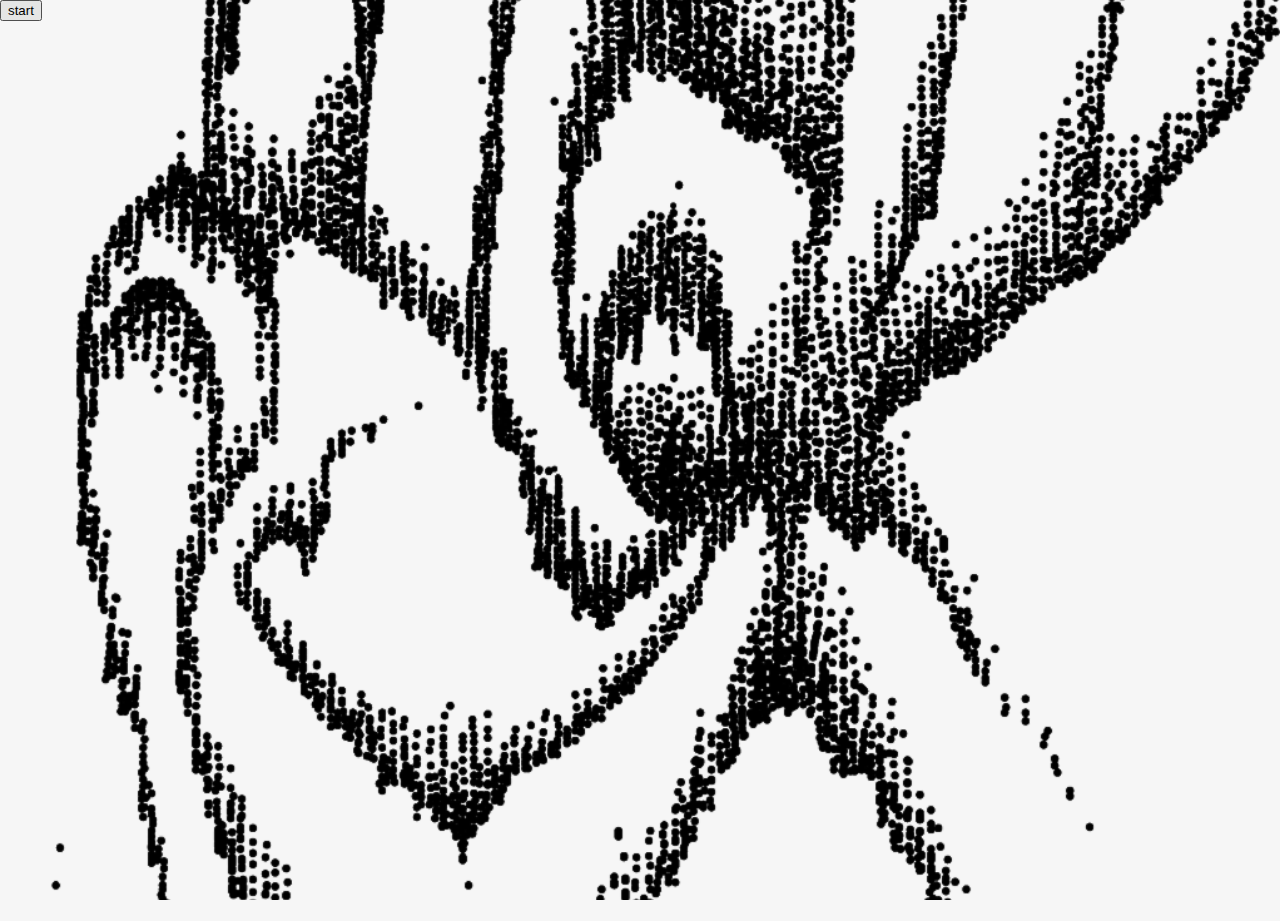
<file: index.html>
<!doctype html>
<html lang="en">
  <head>
    <meta charset="UTF-8" />
    <meta name="viewport" content="width=device-width, initial-scale=1.0" />
    <meta
      name="description"
      content="Laila Sorabji (El Sorab) — multimedia artist and tattooist. Explore tattoos, photography, moving image, and circle workshop projects."
    />
    <title>laila sorabji</title>

    <link rel="stylesheet" href="css/styles.css" />

    <link rel="apple-touch-icon" sizes="180x180" href="/apple-touch-icon.png" />
    <link rel="icon" type="image/png" sizes="32x32" href="/favicon-32x32.png" />
    <link rel="icon" type="image/png" sizes="16x16" href="/favicon-16x16.png" />
    <link rel="manifest" href="/site.webmanifest" />
  </head>
  <body>
    <!-- Start screen overlay -->
    <div id="start-screen" class="start-screen">
      <button id="start-button" class="start-button">start</button>
    </div>

    <!-- main -->
    <main class="hidden">
      <h1 class="visually-hidden">Laila Sorabji</h1>
      <section class="hero">
        <!-- background video -->
        <video
          id="bg-video"
          muted
          loop
          playsinline
          webkit-playsinline
          preload="auto"
          poster="assets/images/landing/logo.png"
          class="bg-video"
        >
          <source
            src="assets/images/landing/elegia-short-animation-1s.mp4"
            type="video/mp4"
          />
          Your browser does not support the video tag.
        </video>

        <div class="nav-links">
          <a href="about.html">about</a>
          <div class="artwork-menu">
            <a
              href="#"
              class="artwork-toggle"
              aria-haspopup="true"
              aria-expanded="false"
              >artwork</a
            >
            <div class="submenu-group top">
              <a href="artwork/tattoos.html">tattoos (El Sorab)</a>
              <a href="artwork/movingImage.html">moving image</a>
            </div>
            <div class="submenu-group bottom">
              <a href="artwork/photography.html">photography</a>
              <a href="artwork/circleWorkshop.html">circle workshop</a>
            </div>
          </div>
        </div>
      </section>
    </main>

    <!-- footer make invisible -->
    <footer class="visually-hidden">
      <p>© 2026 Laila Sorabji. All rights reserved.</p>
    </footer>
    <script src="js/main.js" defer></script>
  </body>
</html>
</file>
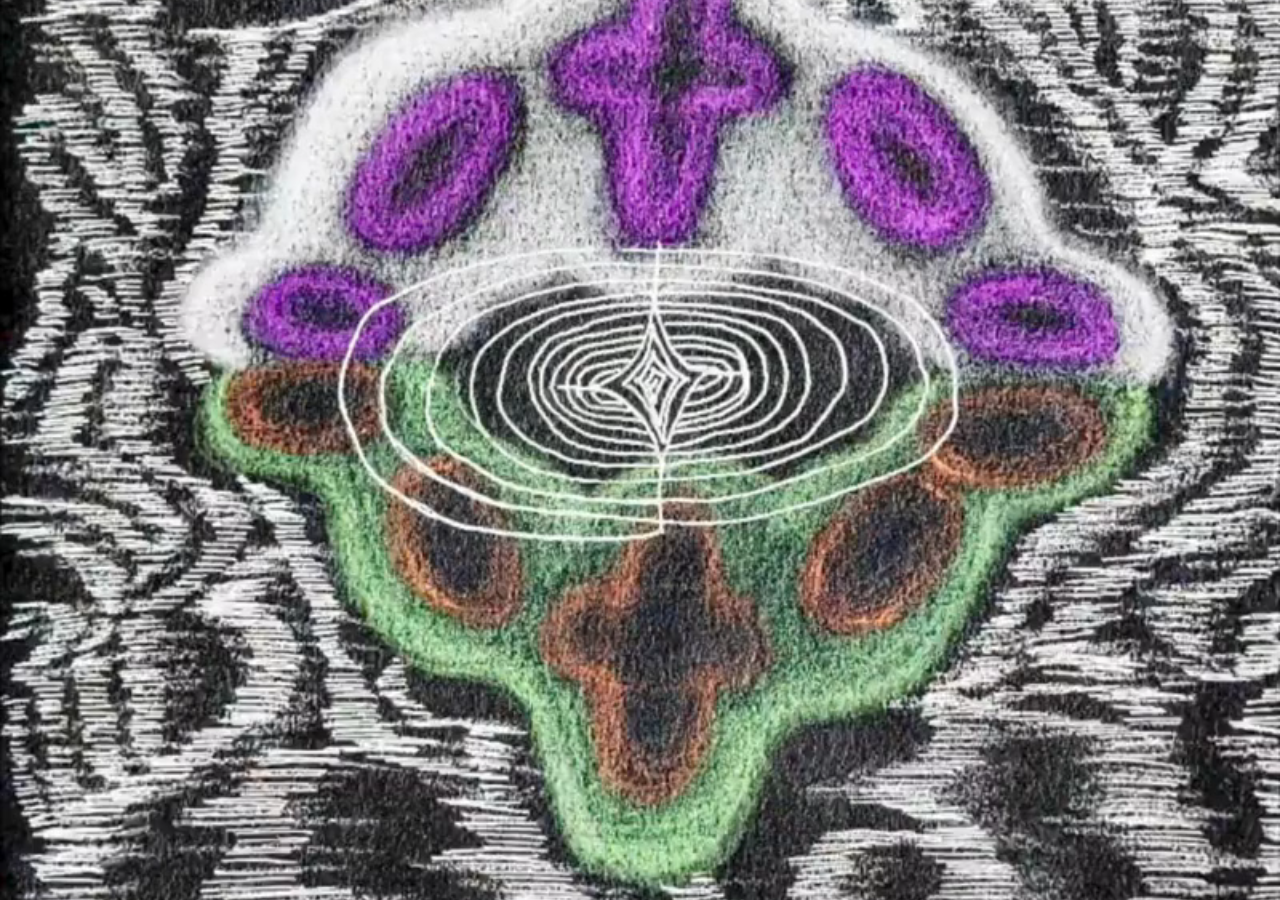
<file: about.html>
<!doctype html>
<html lang="en">
  <head>
    <meta charset="UTF-8" />
    <meta name="viewport" content="width=device-width, initial-scale=1.0" />
    <meta
      name="description"
      content="About Laila Sorabji (El Sorab): multimedia artist and tattooist exploring the politics of the body and connections to the natural world."
    />
    <title>About — Laila Sorabji</title>
    <link rel="stylesheet" href="css/styles.css" />
    <link rel="apple-touch-icon" sizes="180x180" href="/apple-touch-icon.png" />
    <link rel="icon" type="image/png" sizes="32x32" href="/favicon-32x32.png" />
    <link rel="icon" type="image/png" sizes="16x16" href="/favicon-16x16.png" />
    <link rel="manifest" href="/site.webmanifest" />
  </head>
  <body>
    <!-- <header>
      <nav class="navbar">
        <a href="index.html" class="logo">
          <img src="assets/images/landing/logo.png" alt="Home" />
        </a>
      </nav>
    </header> -->

    <main>
      <h1 class="visually-hidden">About — Laila Sorabji</h1>
      <section class="hero">
        <!-- background video same as index -->
        <video autoplay muted loop playsinline class="bg-video">
          <source
            src="assets/images/landing/elegia-negative.mp4"
            type="video/mp4"
          />
          Your browser does not support the video tag.
        </video>

        <!-- About text in circular container -->
        <div class="about-circle">
          <a
            href="index.html"
            class="about-close"
            aria-label="Close about and return to home"
            >×</a
          >
          <div class="about-content">
            <p>
              Laila Sorabji (El Sorab) is a multidisciplinary artist and
              tattooist whose practice is grounded in Anthropology, and
              specifically the politics of the body. Working directly on skin,
              she treats the human body as both site and subject - mapping
              relationships between the self, natural world, and systems of
              power that humans find themselves entangled within. Inflected with
              subtle, satirical humour, her work spans moving and static image,
              poetry, illustration, and community projects.
            </p>
          </div>
        </div>
      </section>
    </main>

    <script src="js/main.js" defer></script>
  </body>
</html>
</file>
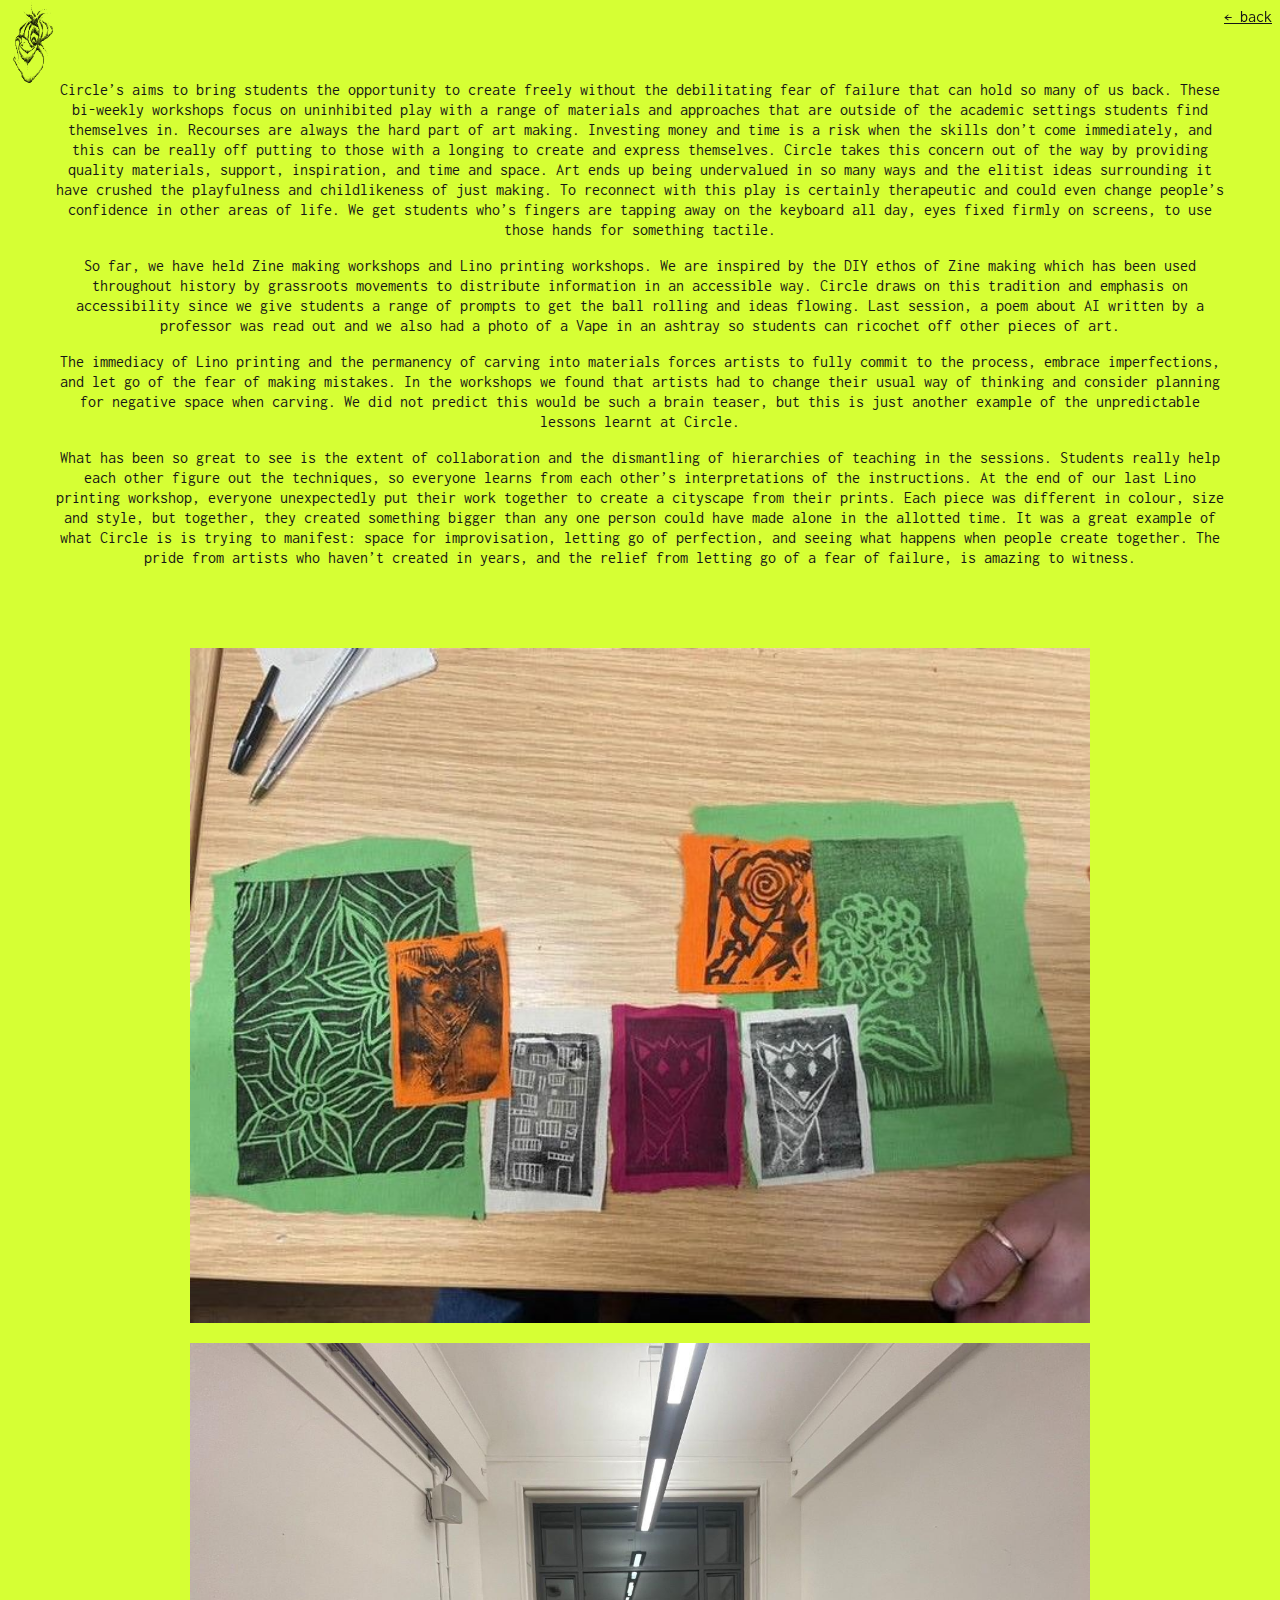
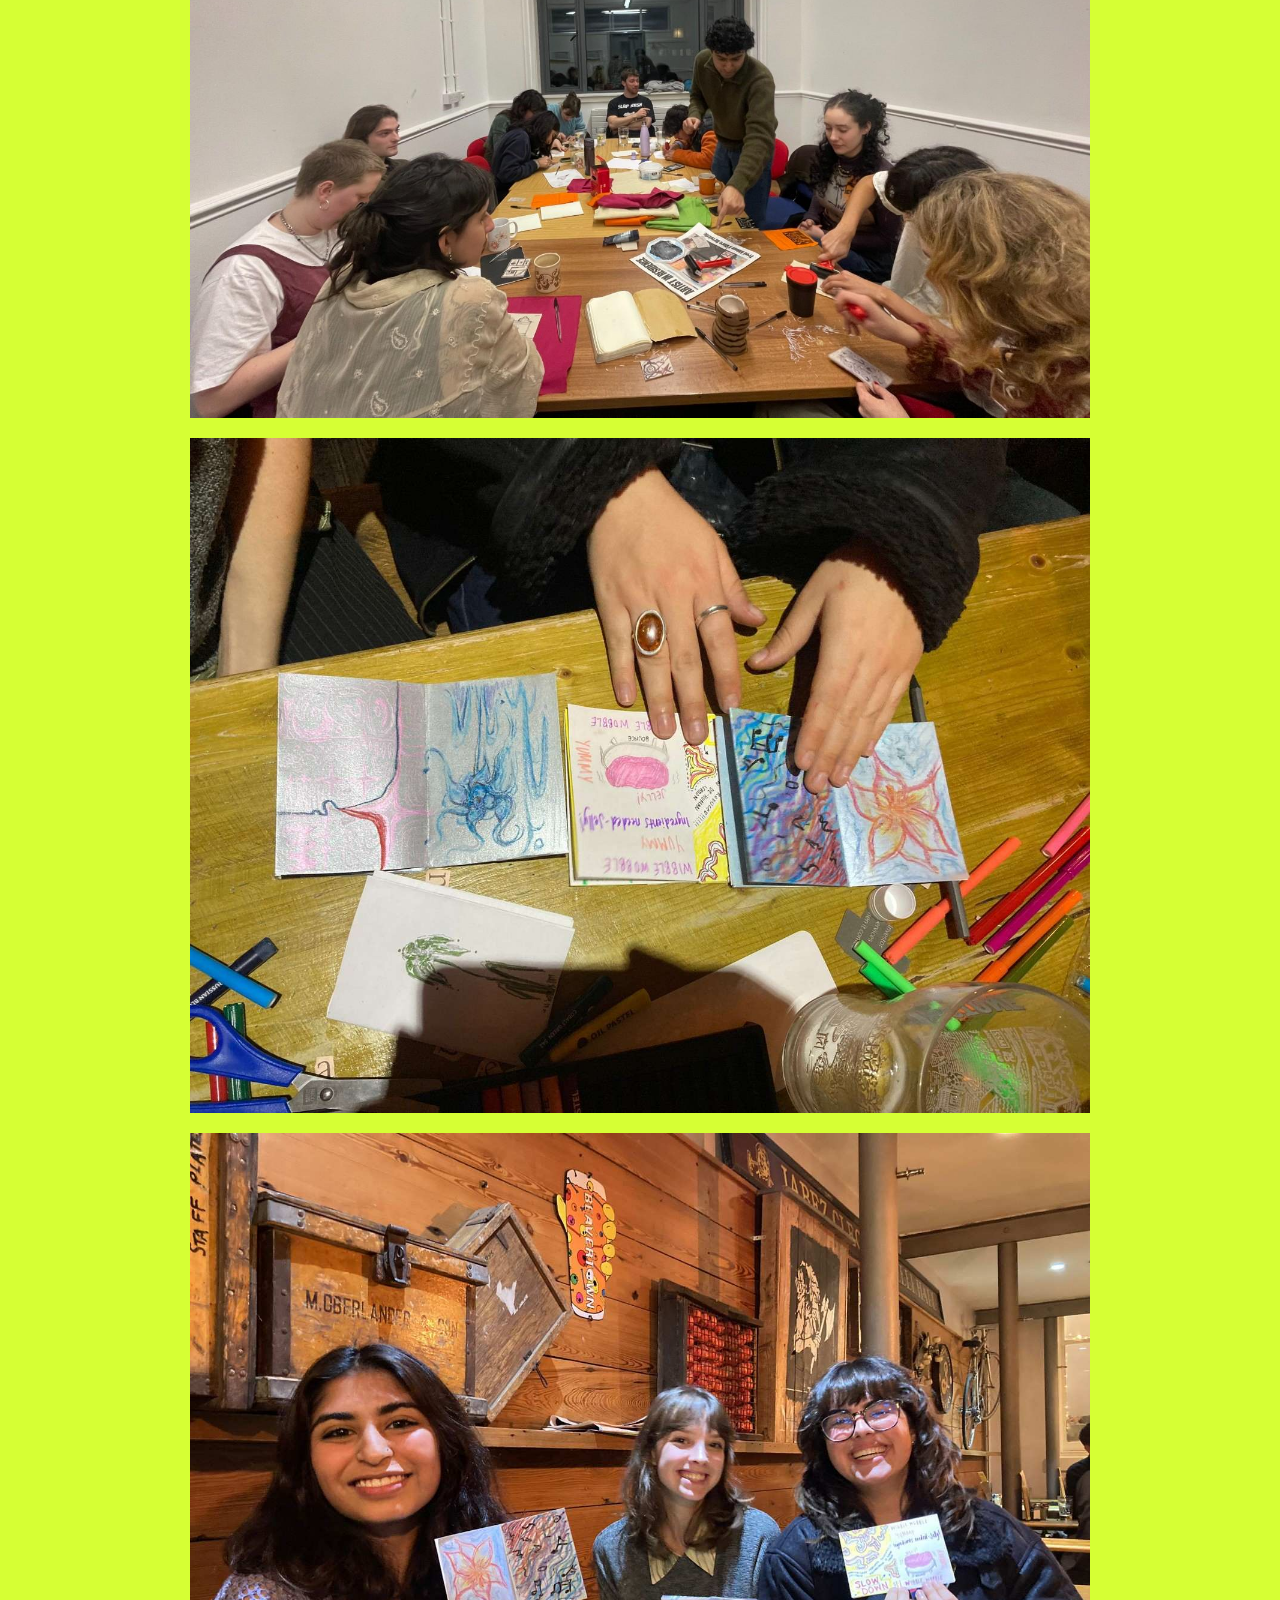
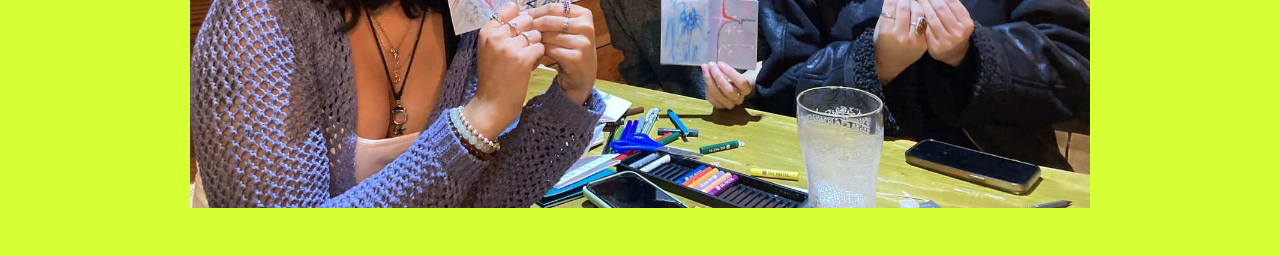
<file: artwork/circleWorkshop.html>
<!doctype html>
<html lang="en">
  <head>
    <meta charset="UTF-8" />
    <meta name="viewport" content="width=device-width, initial-scale=1.0" />
    <meta
      name="description"
      content="Circle Workshop — bi-weekly sessions led by Laila Sorabji focusing on uninhibited making, zines, lino printing, and collaborative play."
    />
    <title>circle workshop — laila sorabji</title>

    <!-- Shared styles for navbar/logo, base layout -->
    <link rel="stylesheet" href="../css/styles.css" />
    <!-- Page-specific artwork layout -->
    <link rel="stylesheet" href="../css/artwork.css" />

    <link rel="apple-touch-icon" sizes="180x180" href="/apple-touch-icon.png" />
    <link rel="icon" type="image/png" sizes="32x32" href="/favicon-32x32.png" />
    <link rel="icon" type="image/png" sizes="16x16" href="/favicon-16x16.png" />
    <link rel="manifest" href="/site.webmanifest" />
  </head>
  <body class="circle-workshop">
    <!-- header identical to tattoos page -->
    <header>
      <nav class="navbar">
        <a href="../index.html" class="logo">
          <img src="../assets/images/landing/logo.png" alt="Home" />
        </a>
      </nav>
      <div class="header-right">
        <a href="../index.html" class="back-link">&#8592; back</a>
      </div>
    </header>

    <main class="artwork-page">
      <h1 class="visually-hidden">Circle Workshop — Laila Sorabji</h1>

      <!-- Long text content -->
      <section class="text-block">
        <p>
          Circle’s aims to bring students the opportunity to create freely
          without the debilitating fear of failure that can hold so many of us
          back. These bi-weekly workshops focus on uninhibited play with a range
          of materials and approaches that are outside of the academic settings
          students find themselves in. Recourses are always the hard part of art
          making. Investing money and time is a risk when the skills don’t come
          immediately, and this can be really off putting to those with a
          longing to create and express themselves. Circle takes this concern
          out of the way by providing quality materials, support, inspiration,
          and time and space. Art ends up being undervalued in so many ways and
          the elitist ideas surrounding it have crushed the playfulness and
          childlikeness of just making. To reconnect with this play is certainly
          therapeutic and could even change people’s confidence in other areas
          of life. We get students who’s fingers are tapping away on the
          keyboard all day, eyes fixed firmly on screens, to use those hands for
          something tactile.
        </p>
        <p>
          So far, we have held Zine making workshops and Lino printing
          workshops. We are inspired by the DIY ethos of Zine making which has
          been used throughout history by grassroots movements to distribute
          information in an accessible way. Circle draws on this tradition and
          emphasis on accessibility since we give students a range of prompts to
          get the ball rolling and ideas flowing. Last session, a poem about AI
          written by a professor was read out and we also had a photo of a Vape
          in an ashtray so students can ricochet off other pieces of art.
        </p>
        <p>
          The immediacy of Lino printing and the permanency of carving into
          materials forces artists to fully commit to the process, embrace
          imperfections, and let go of the fear of making mistakes. In the
          workshops we found that artists had to change their usual way of
          thinking and consider planning for negative space when carving. We did
          not predict this would be such a brain teaser, but this is just
          another example of the unpredictable lessons learnt at Circle.
        </p>
        <p>
          What has been so great to see is the extent of collaboration and the
          dismantling of hierarchies of teaching in the sessions. Students
          really help each other figure out the techniques, so everyone learns
          from each other’s interpretations of the instructions. At the end of
          our last Lino printing workshop, everyone unexpectedly put their work
          together to create a cityscape from their prints. Each piece was
          different in colour, size and style, but together, they created
          something bigger than any one person could have made alone in the
          allotted time. It was a great example of what Circle is is trying to
          manifest: space for improvisation, letting go of perfection, and
          seeing what happens when people create together. The pride from
          artists who haven’t created in years, and the relief from letting go
          of a fear of failure, is amazing to witness.
        </p>
      </section>

      <!-- Images stacked: circle-1.png then circle-2.jpg -->
      <section class="gallery">
        <div class="row two">
          <img
            class="full"
            src="../assets/images/artwork/circle-workshop/circle-1s.jpeg"
            alt="circle workshop image 1"
          />
        </div>
        <div class="row two">
          <img
            class="full"
            src="../assets/images/artwork/circle-workshop/circle-2s.jpg"
            alt="circle workshop image 2"
          />
        </div>
        <div class="row two">
          <img
            class="full"
            src="../assets/images/artwork/circle-workshop/circle-3s.jpg"
            alt="circle workshop image 3"
          />
        </div>
        <div class="row two">
          <img
            class="full"
            src="../assets/images/artwork/circle-workshop/circle-4s.jpg"
            alt="circle workshop image 4"
          />
        </div>
      </section>
    </main>

    <!-- optional page script (none needed currently) -->
    <!-- <script src="../js/artwork.js" defer></script> -->
  </body>
</html>
</file>
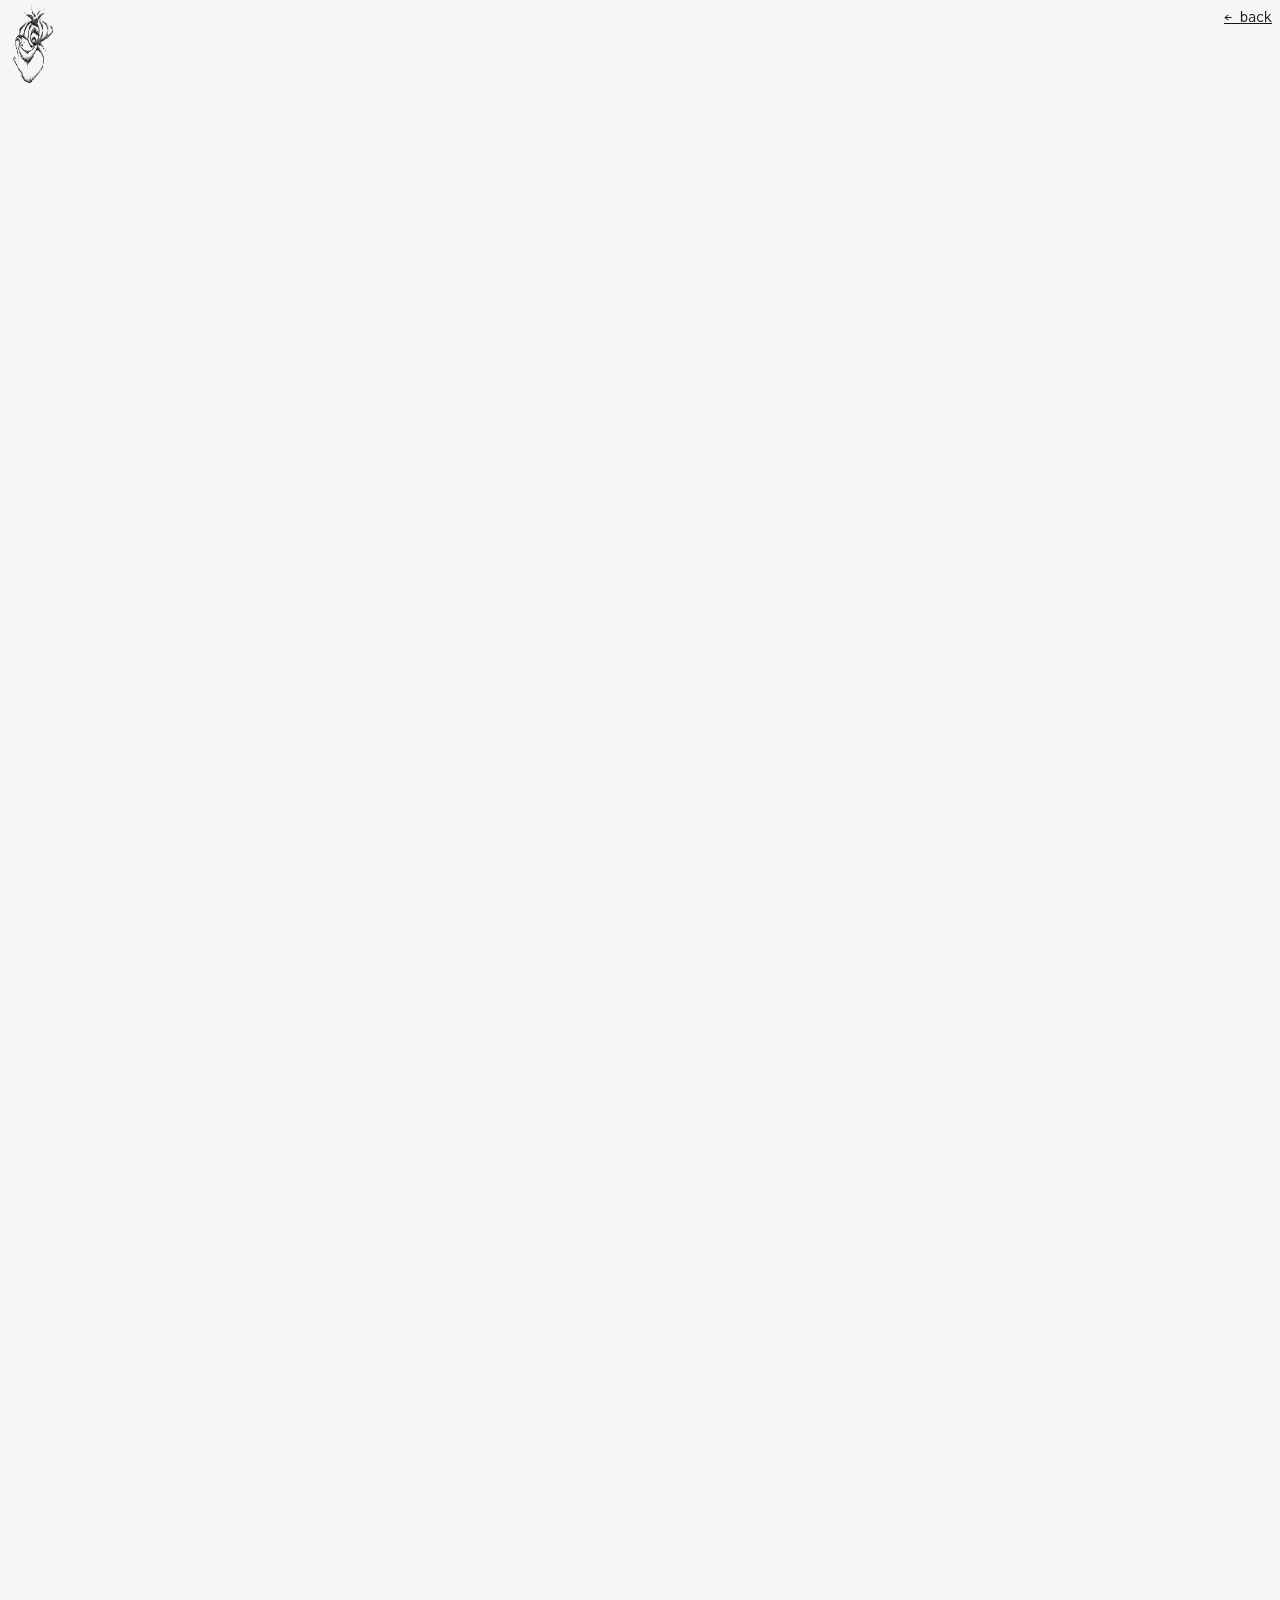
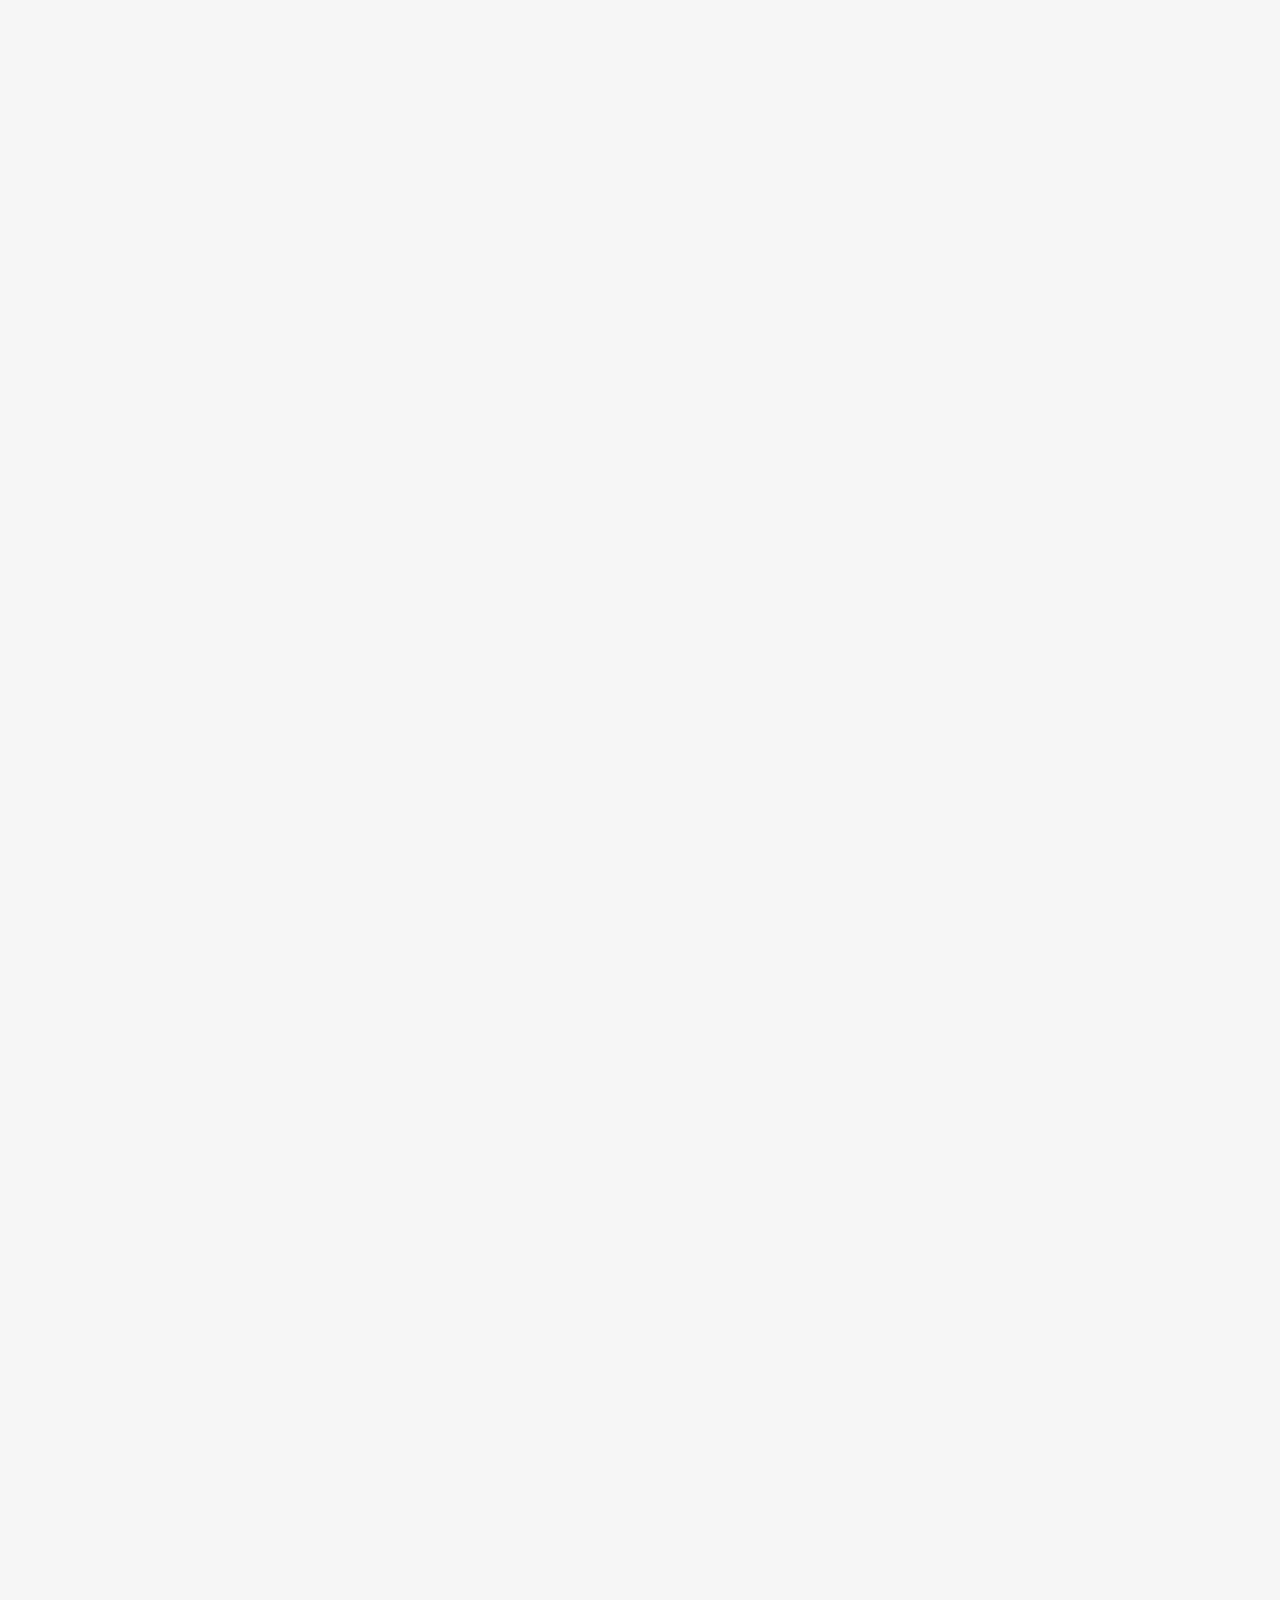
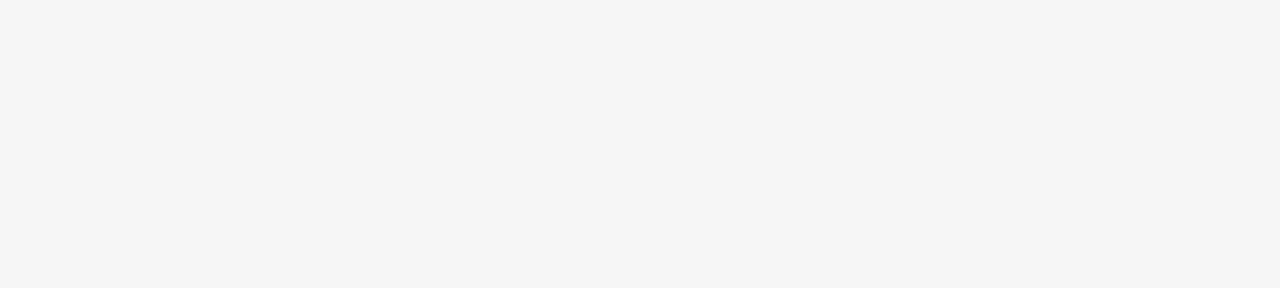
<file: artwork/movingImage.html>
<!doctype html>
<html lang="en">
  <head>
    <meta charset="UTF-8" />
    <meta name="viewport" content="width=device-width, initial-scale=1.0" />
    <meta
      name="description"
      content="Moving image works by Laila Sorabji — short films and video pieces exploring texture, humor, and embodiment."
    />
    <title>moving image — laila sorabji</title>

    <link rel="stylesheet" href="../css/styles.css" />
    <link rel="stylesheet" href="../css/artwork.css" />

    <link rel="apple-touch-icon" sizes="180x180" href="/apple-touch-icon.png" />
    <link rel="icon" type="image/png" sizes="32x32" href="/favicon-32x32.png" />
    <link rel="icon" type="image/png" sizes="16x16" href="/favicon-16x16.png" />
    <link rel="manifest" href="/site.webmanifest" />
  </head>
  <body class="moving-image">
    <header>
      <!-- Logo on the left (override position in artwork.css) -->
      <nav class="navbar">
        <a href="../index.html" class="logo">
          <img src="../assets/images/landing/logo.png" alt="Home" />
        </a>
      </nav>
      <!-- Back link on the right -->
      <div class="header-right">
        <a href="../index.html" class="back-link">&#8592; back</a>
      </div>
    </header>

    <main class="artwork-page">
      <h1 class="visually-hidden">Moving Image — Laila Sorabji</h1>

      <section class="video-stack">
        <iframe
          width="560"
          height="315"
          src="https://www.youtube.com/embed/kw9niB4Z15M?si=fvH8A0pG0Qn_6vjI"
          title="YouTube video player"
          frameborder="0"
          allow="
            accelerometer;
            autoplay;
            clipboard-write;
            encrypted-media;
            gyroscope;
            picture-in-picture;
            web-share;
          "
          referrerpolicy="strict-origin-when-cross-origin"
          allowfullscreen
        ></iframe>

        <iframe
          width="560"
          height="315"
          src="https://www.youtube.com/embed/joQOTD_UwpE?si=dv5CCkTDZqWnnuyj"
          title="YouTube video player"
          frameborder="0"
          allow="
            accelerometer;
            autoplay;
            clipboard-write;
            encrypted-media;
            gyroscope;
            picture-in-picture;
            web-share;
          "
          referrerpolicy="strict-origin-when-cross-origin"
          allowfullscreen
        ></iframe>

        <iframe
          width="560"
          height="315"
          src="https://www.youtube.com/embed/nI9MwyYTvmo?si=jeGayDt6_JEmLtO8"
          title="YouTube video player"
          frameborder="0"
          allow="
            accelerometer;
            autoplay;
            clipboard-write;
            encrypted-media;
            gyroscope;
            picture-in-picture;
            web-share;
          "
          referrerpolicy="strict-origin-when-cross-origin"
          allowfullscreen
        ></iframe>

        <iframe
          width="560"
          height="315"
          src="https://www.youtube.com/embed/Xbpy5ShES74?si=D1BTgQA87aEFpgZv"
          title="YouTube video player"
          frameborder="0"
          allow="
            accelerometer;
            autoplay;
            clipboard-write;
            encrypted-media;
            gyroscope;
            picture-in-picture;
            web-share;
          "
          referrerpolicy="strict-origin-when-cross-origin"
          allowfullscreen
        ></iframe>

        <iframe
          width="560"
          height="315"
          src="https://www.youtube.com/embed/OTDiKVRq78s?si=V_ofZiOsv73Pq1zL"
          title="YouTube video player"
          frameborder="0"
          allow="
            accelerometer;
            autoplay;
            clipboard-write;
            encrypted-media;
            gyroscope;
            picture-in-picture;
            web-share;
          "
          referrerpolicy="strict-origin-when-cross-origin"
          allowfullscreen
        ></iframe>
      </section>
    </main>
  </body>
</html>
</file>
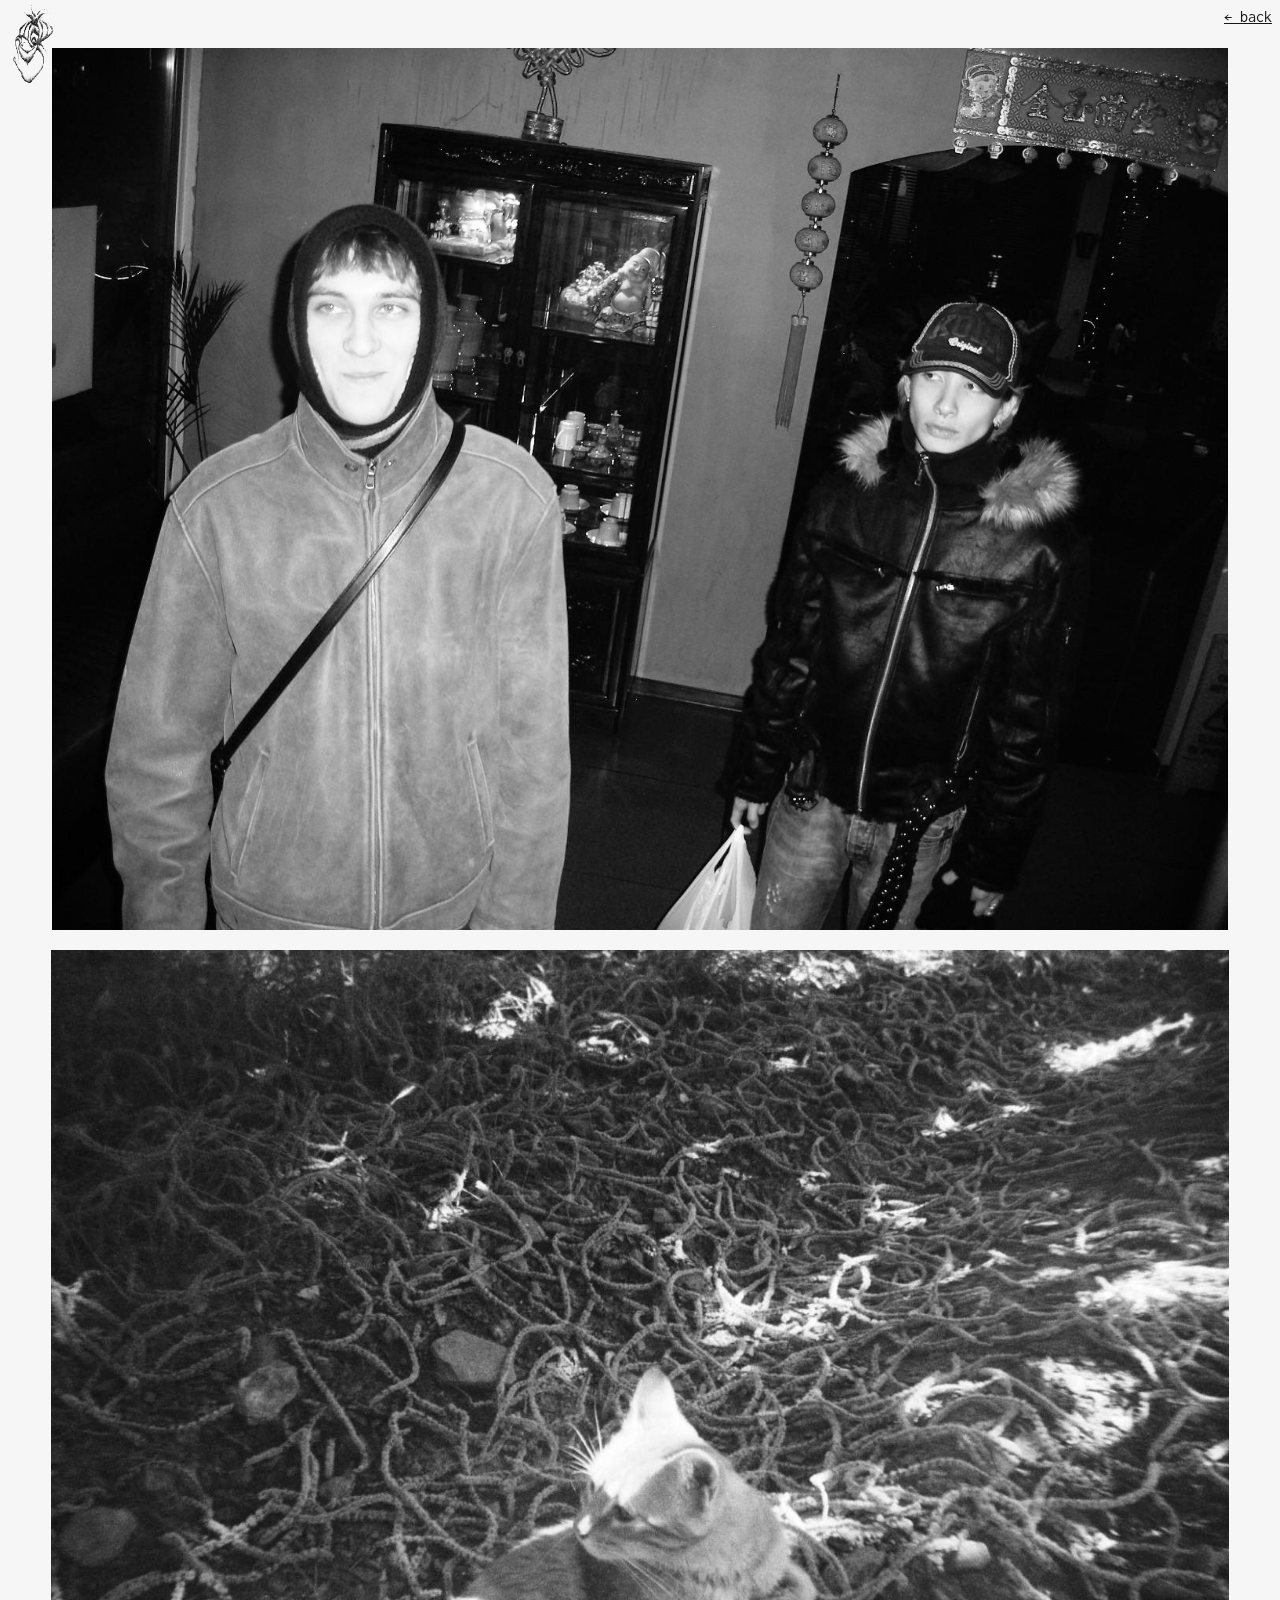
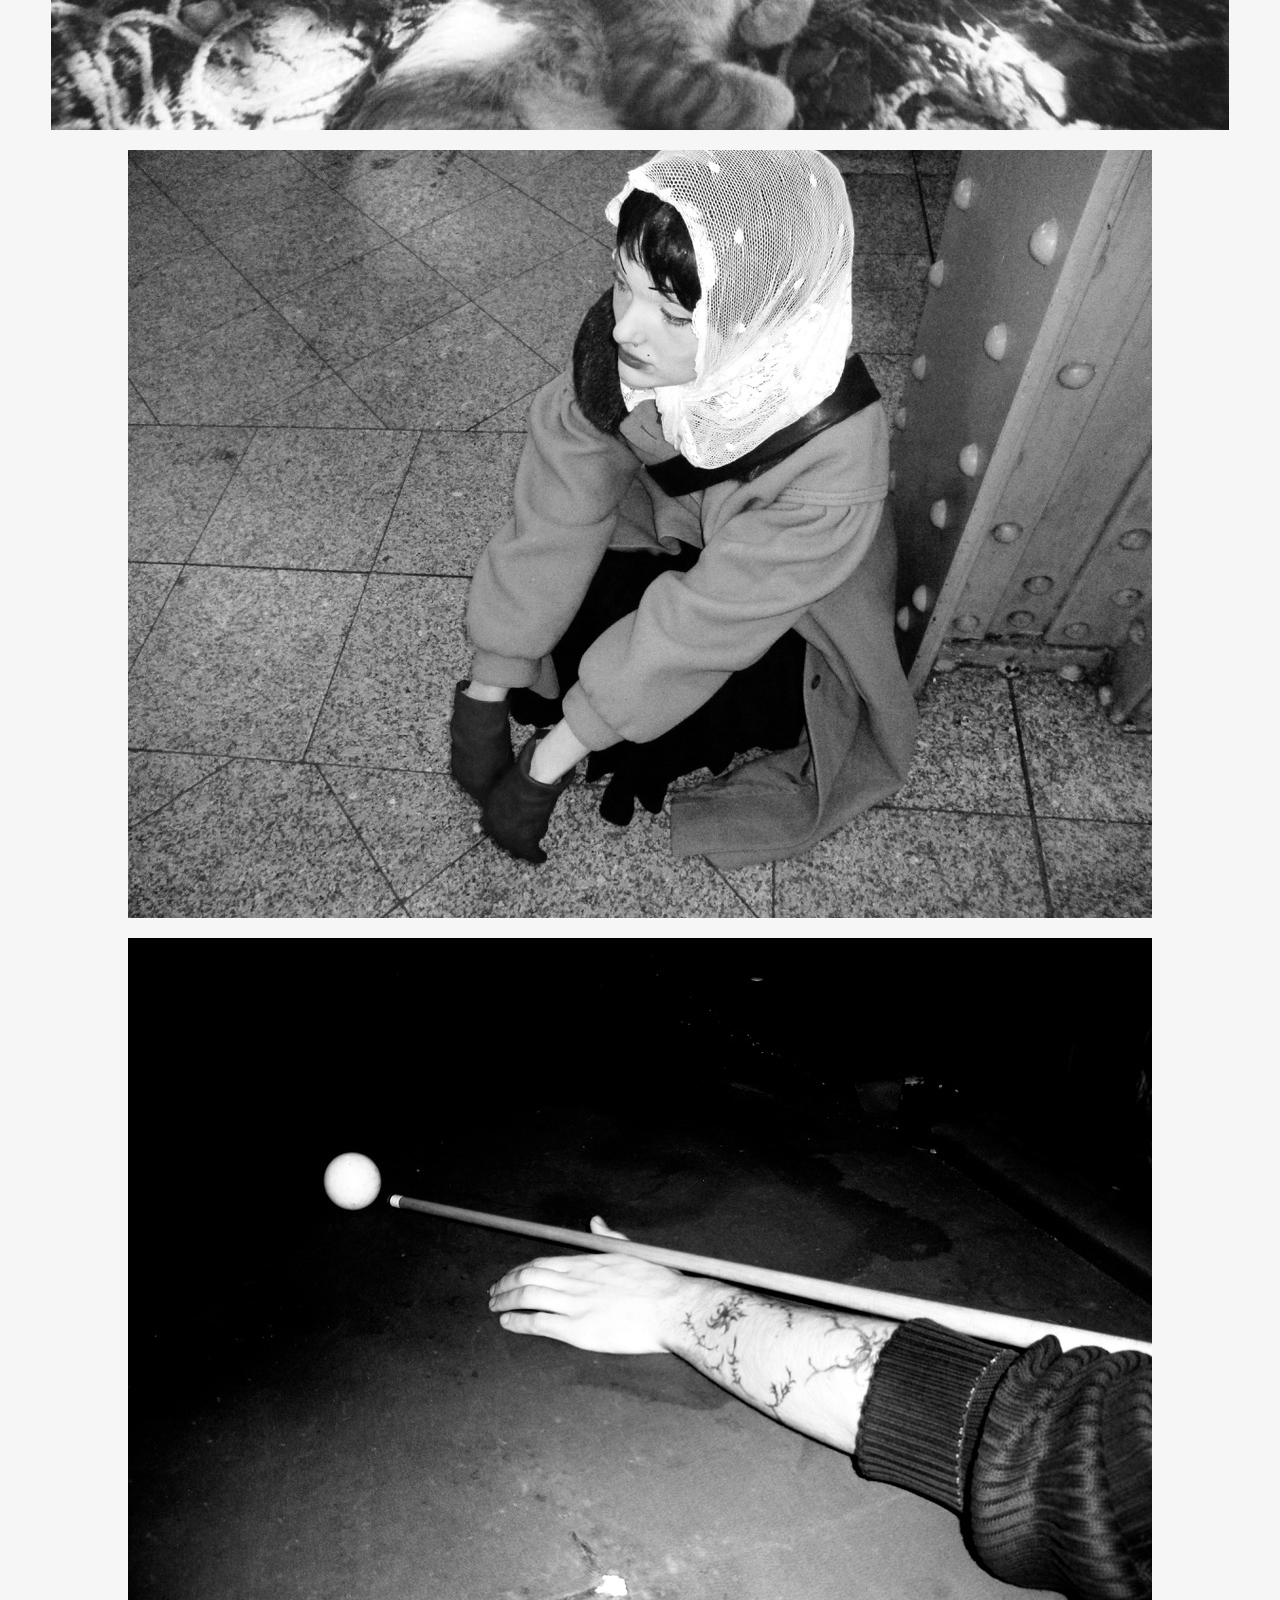
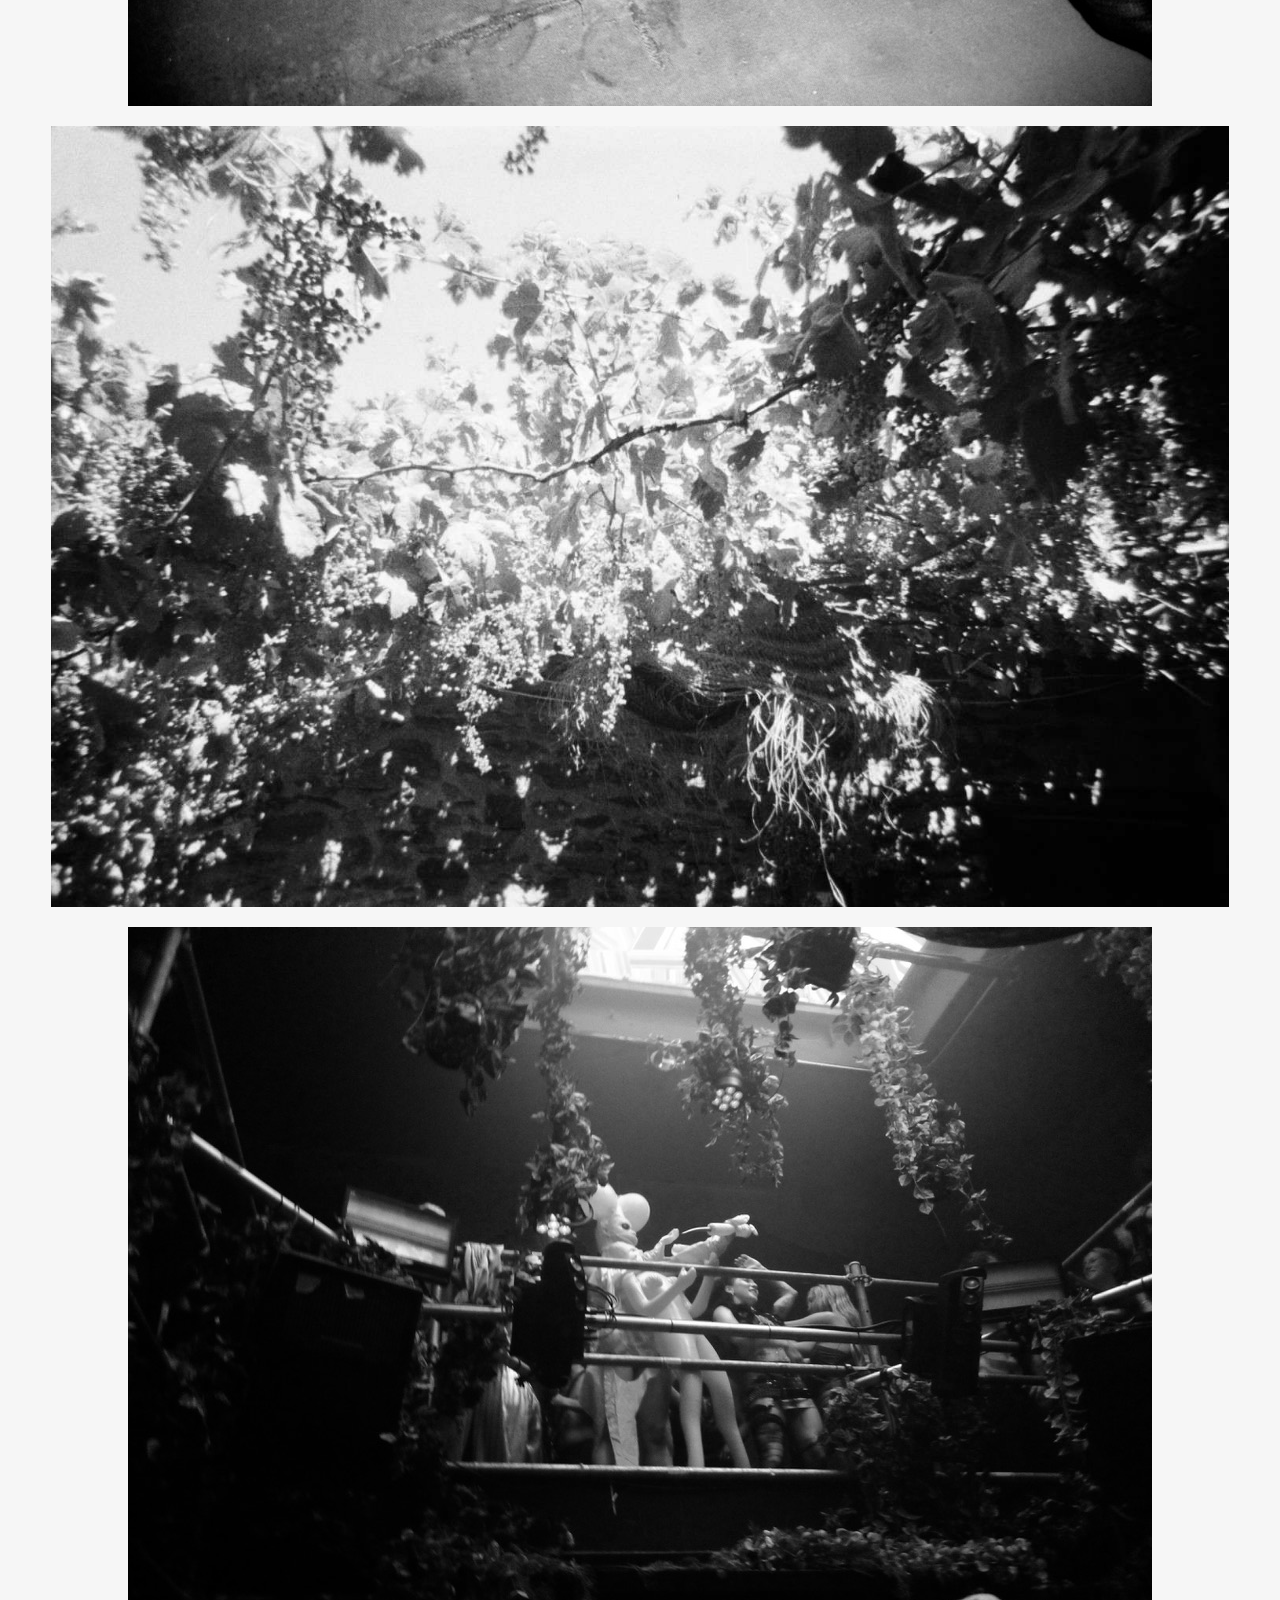
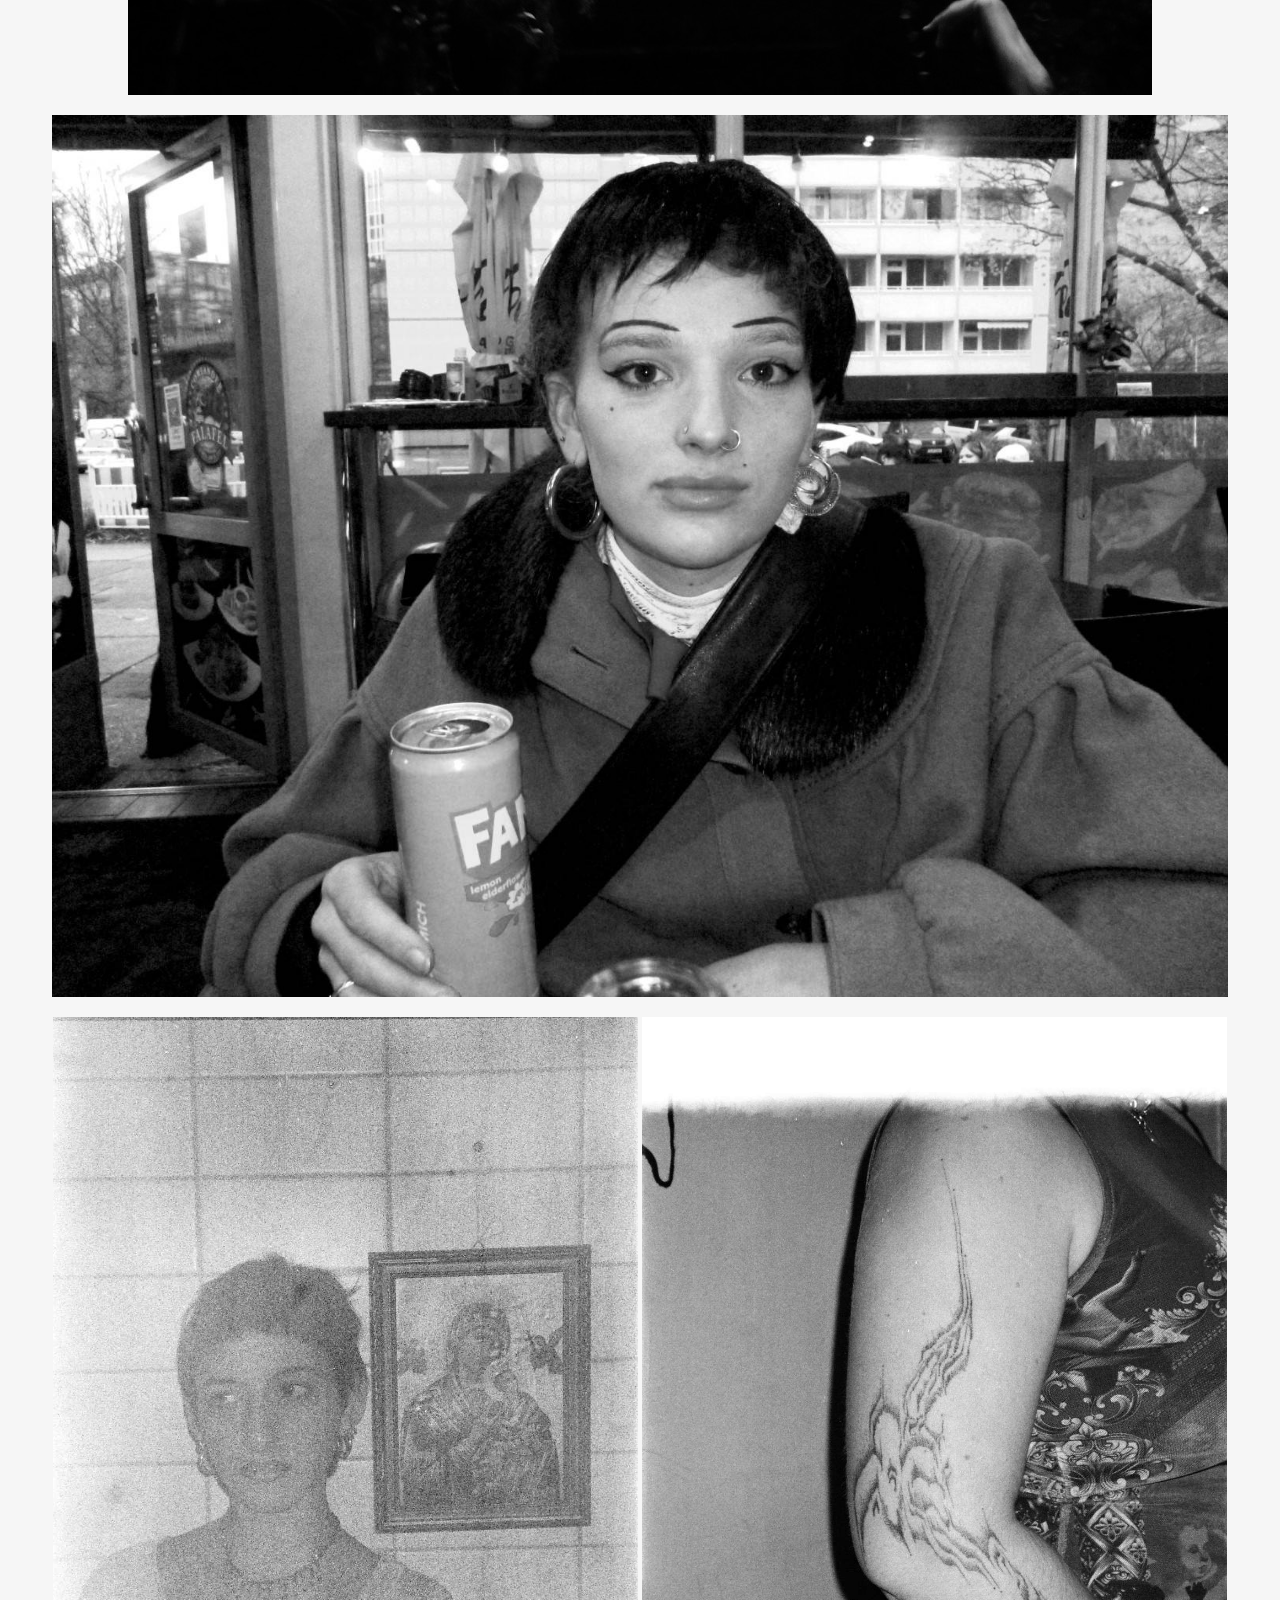
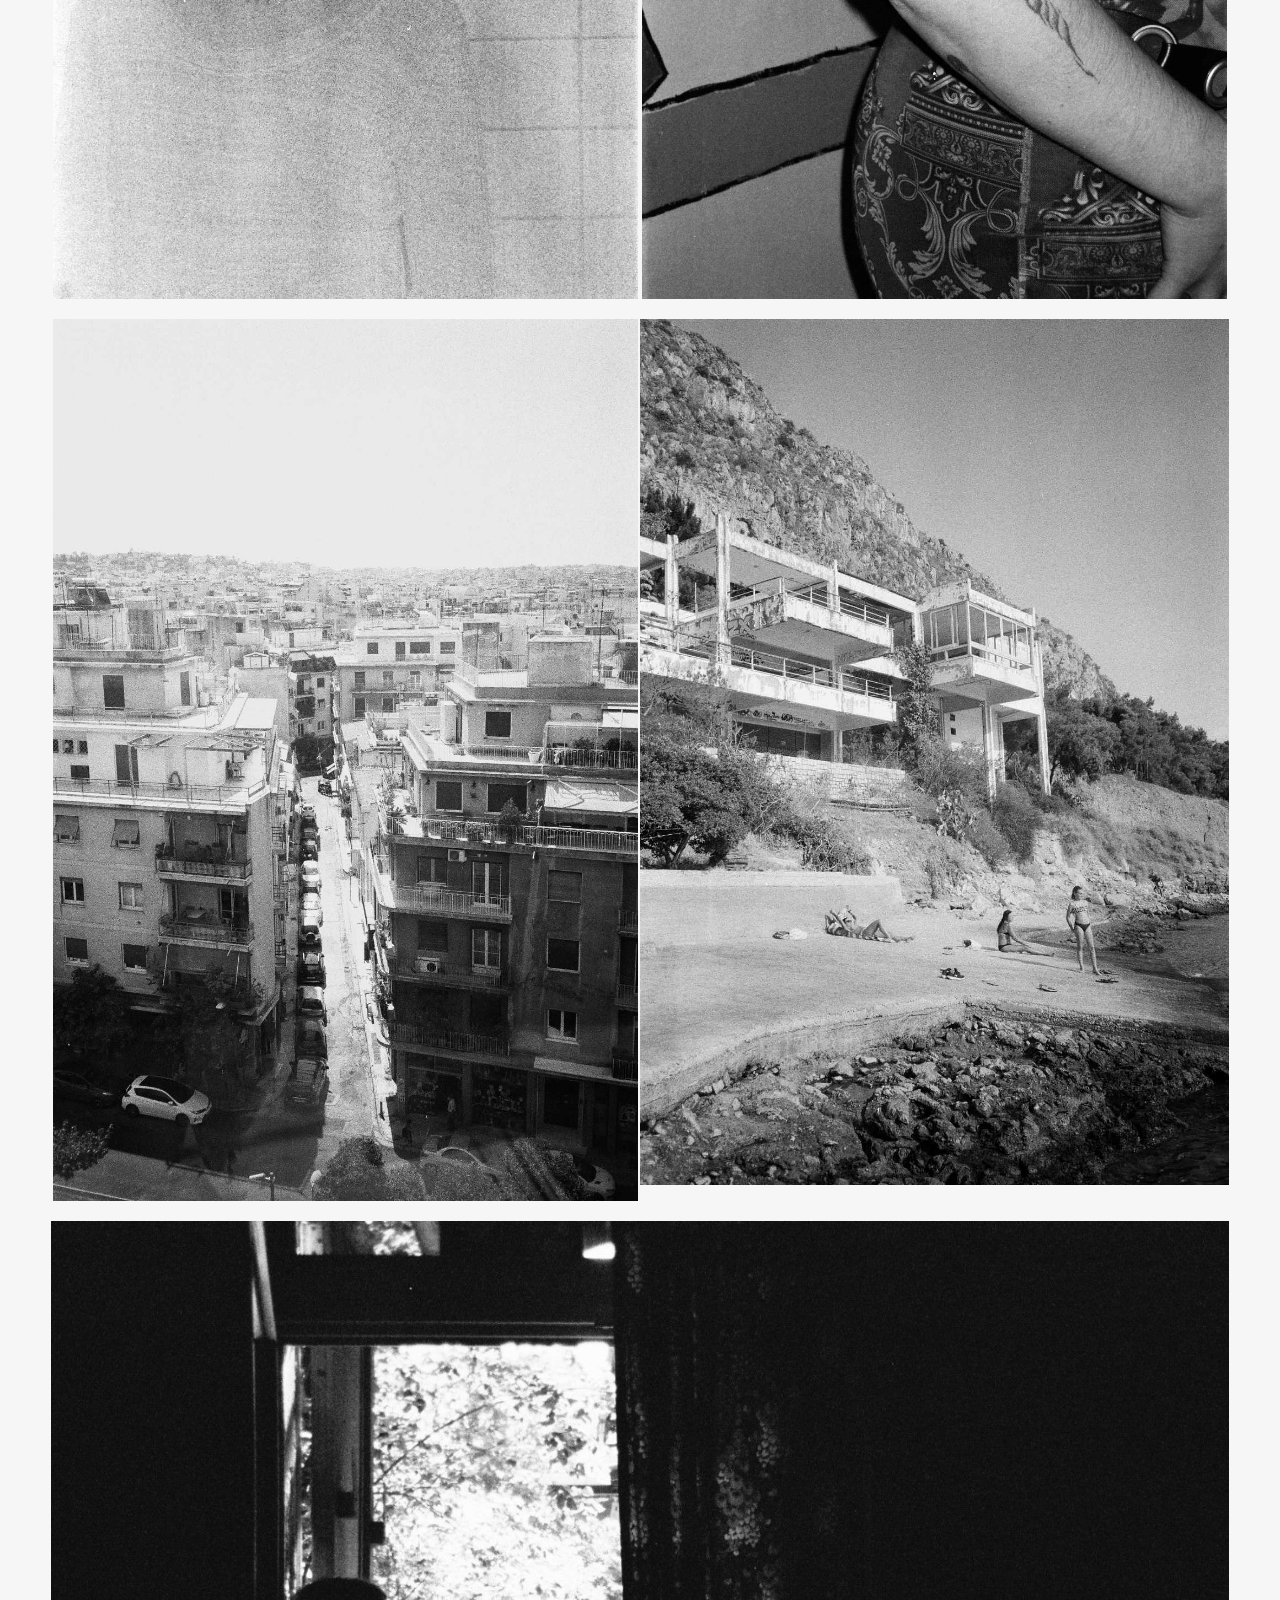
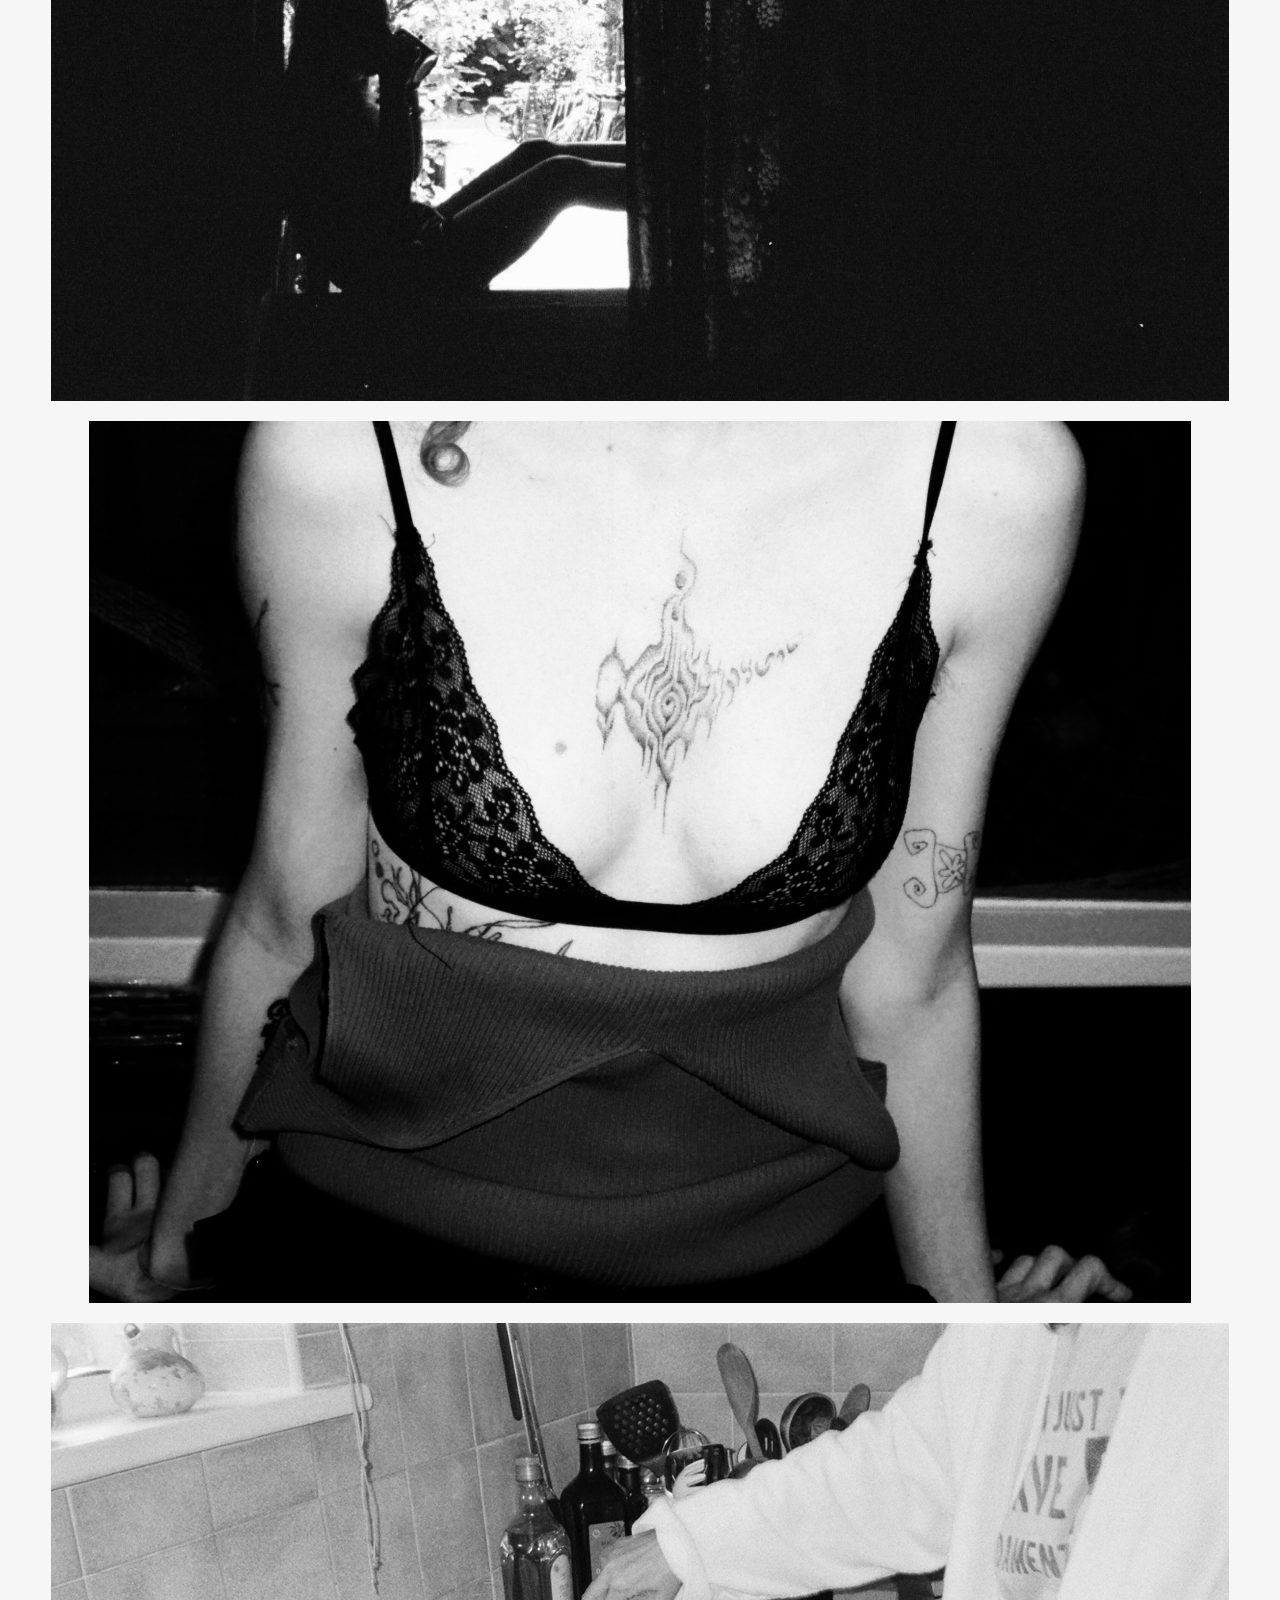
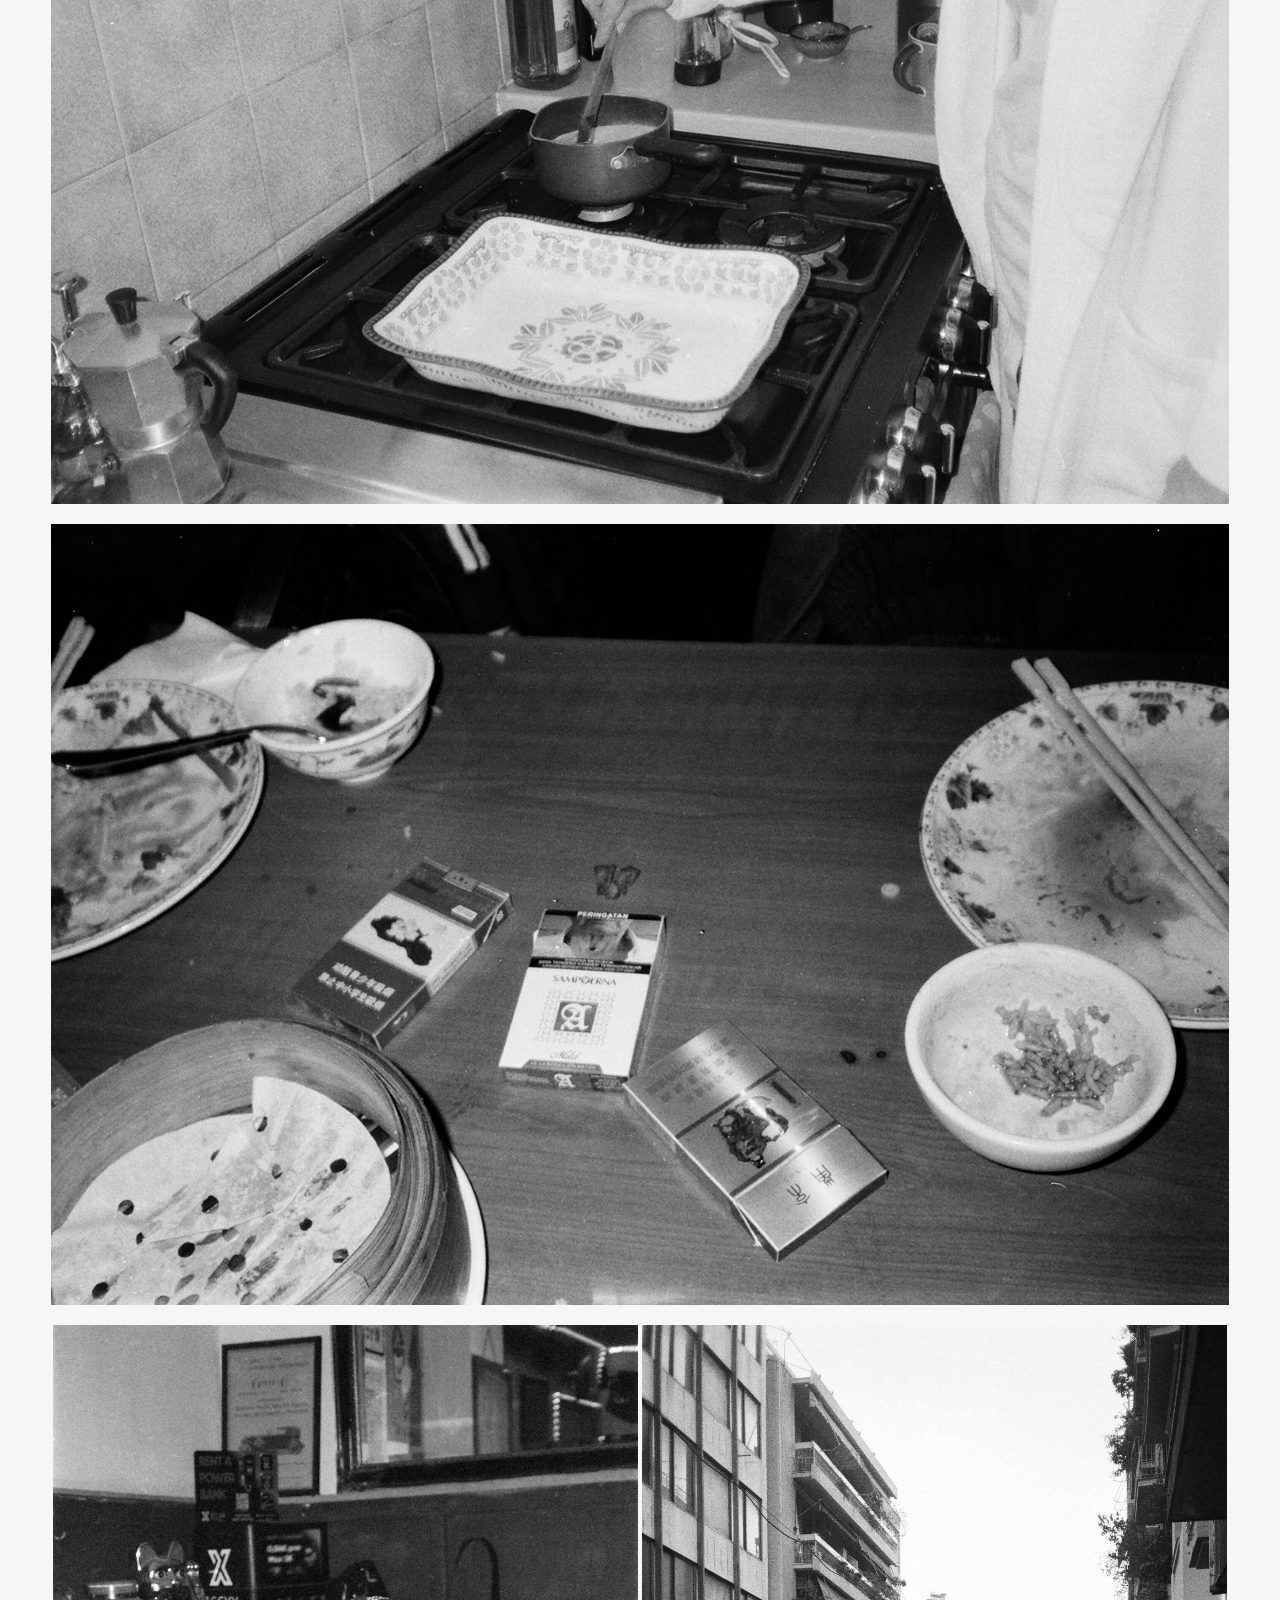
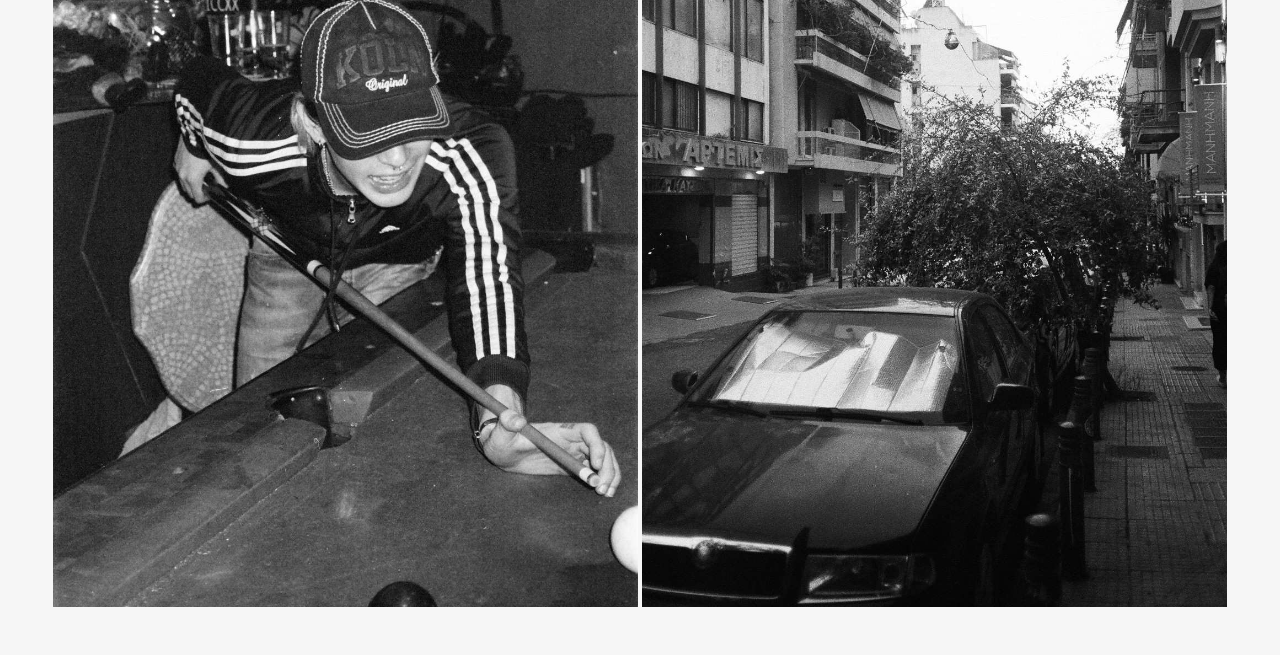
<file: artwork/photoBnw.html>
<!doctype html>
<html lang="en">
  <head>
    <meta charset="UTF-8" />
    <meta name="viewport" content="width=device-width, initial-scale=1.0" />
    <title>Black & White — Photography Collection</title>
    <link rel="stylesheet" href="../css/styles.css" />
    <link rel="stylesheet" href="../css/artwork.css" />
  </head>
  <body class="photography">
    <header>
      <nav class="navbar">
        <a href="../index.html" class="logo">
          <img src="../assets/images/landing/logo.png" alt="Home" />
        </a>
      </nav>
      <div class="header-right">
        <a href="photography.html" class="back-link">&#8592; back</a>
      </div>
    </header>
    <main class="artwork-page">
      <h1 class="visually-hidden">Black & White Collection</h1>
      <section class="gallery">
        <!-- 1.jpeg to 7.jpeg single (full width) -->
        <div class="row">
          <img
            class="full"
            src="../assets/images/artwork/photography/bnw/1s.jpeg"
            alt="photography 1"
          />
        </div>
        <div class="row">
          <img
            class="full"
            src="../assets/images/artwork/photography/bnw/2s.jpeg"
            alt="photography 2"
          />
        </div>
        <div class="row">
          <img
            class="full"
            src="../assets/images/artwork/photography/bnw/3.jpeg"
            alt="photography 3"
          />
        </div>
        <div class="row">
          <img
            class="full"
            src="../assets/images/artwork/photography/bnw/4.jpeg"
            alt="photography 4"
          />
        </div>
        <div class="row">
          <img
            class="full"
            src="../assets/images/artwork/photography/bnw/5s.jpeg"
            alt="photography 5"
          />
        </div>
        <div class="row">
          <img
            class="full"
            src="../assets/images/artwork/photography/bnw/6.jpeg"
            alt="photography 6"
          />
        </div>
        <div class="row">
          <img
            class="full"
            src="../assets/images/artwork/photography/bnw/7s.jpeg"
            alt="photography 7"
          />
        </div>

        <!-- 8.jpeg and 9.jpeg side-by-side -->
        <div class="row">
          <img
            src="../assets/images/artwork/photography/bnw/8s.jpeg"
            alt="photography 8"
          />
          <img
            src="../assets/images/artwork/photography/bnw/9s.jpeg"
            alt="photography 9"
          />
        </div>

        <!-- 9-1.jpeg and 9-2.jpeg side-by-side below 8/9 -->
        <div class="row">
          <img
            src="../assets/images/artwork/photography/bnw/9-1s.jpeg"
            alt="photography 9-1"
          />
          <img
            src="../assets/images/artwork/photography/bnw/9-2s.jpeg"
            alt="photography 9-2"
          />
        </div>

        <!-- 10.jpeg to 13.jpeg single (full width) -->
        <div class="row">
          <img
            class="full"
            src="../assets/images/artwork/photography/bnw/10s.jpeg"
            alt="photography 10"
          />
        </div>
        <div class="row">
          <img
            class="full"
            src="../assets/images/artwork/photography/bnw/11.jpeg"
            alt="photography 11"
          />
        </div>
        <div class="row">
          <img
            class="full"
            src="../assets/images/artwork/photography/bnw/12s.jpg"
            alt="photography 12"
          />
        </div>
        <div class="row">
          <img
            class="full"
            src="../assets/images/artwork/photography/bnw/13s.jpg"
            alt="photography 13"
          />
        </div>

        <!-- 14.jpeg with empty space next to it -->
        <div class="row">
          <img
            src="../assets/images/artwork/photography/bnw/14s.jpeg"
            alt="photography 14"
          />
          <img
            src="../assets/images/artwork/photography/bnw/15s.jpeg"
            alt="photography 15"
          />
        </div>
      </section>
    </main>
  </body>
</html>
</file>
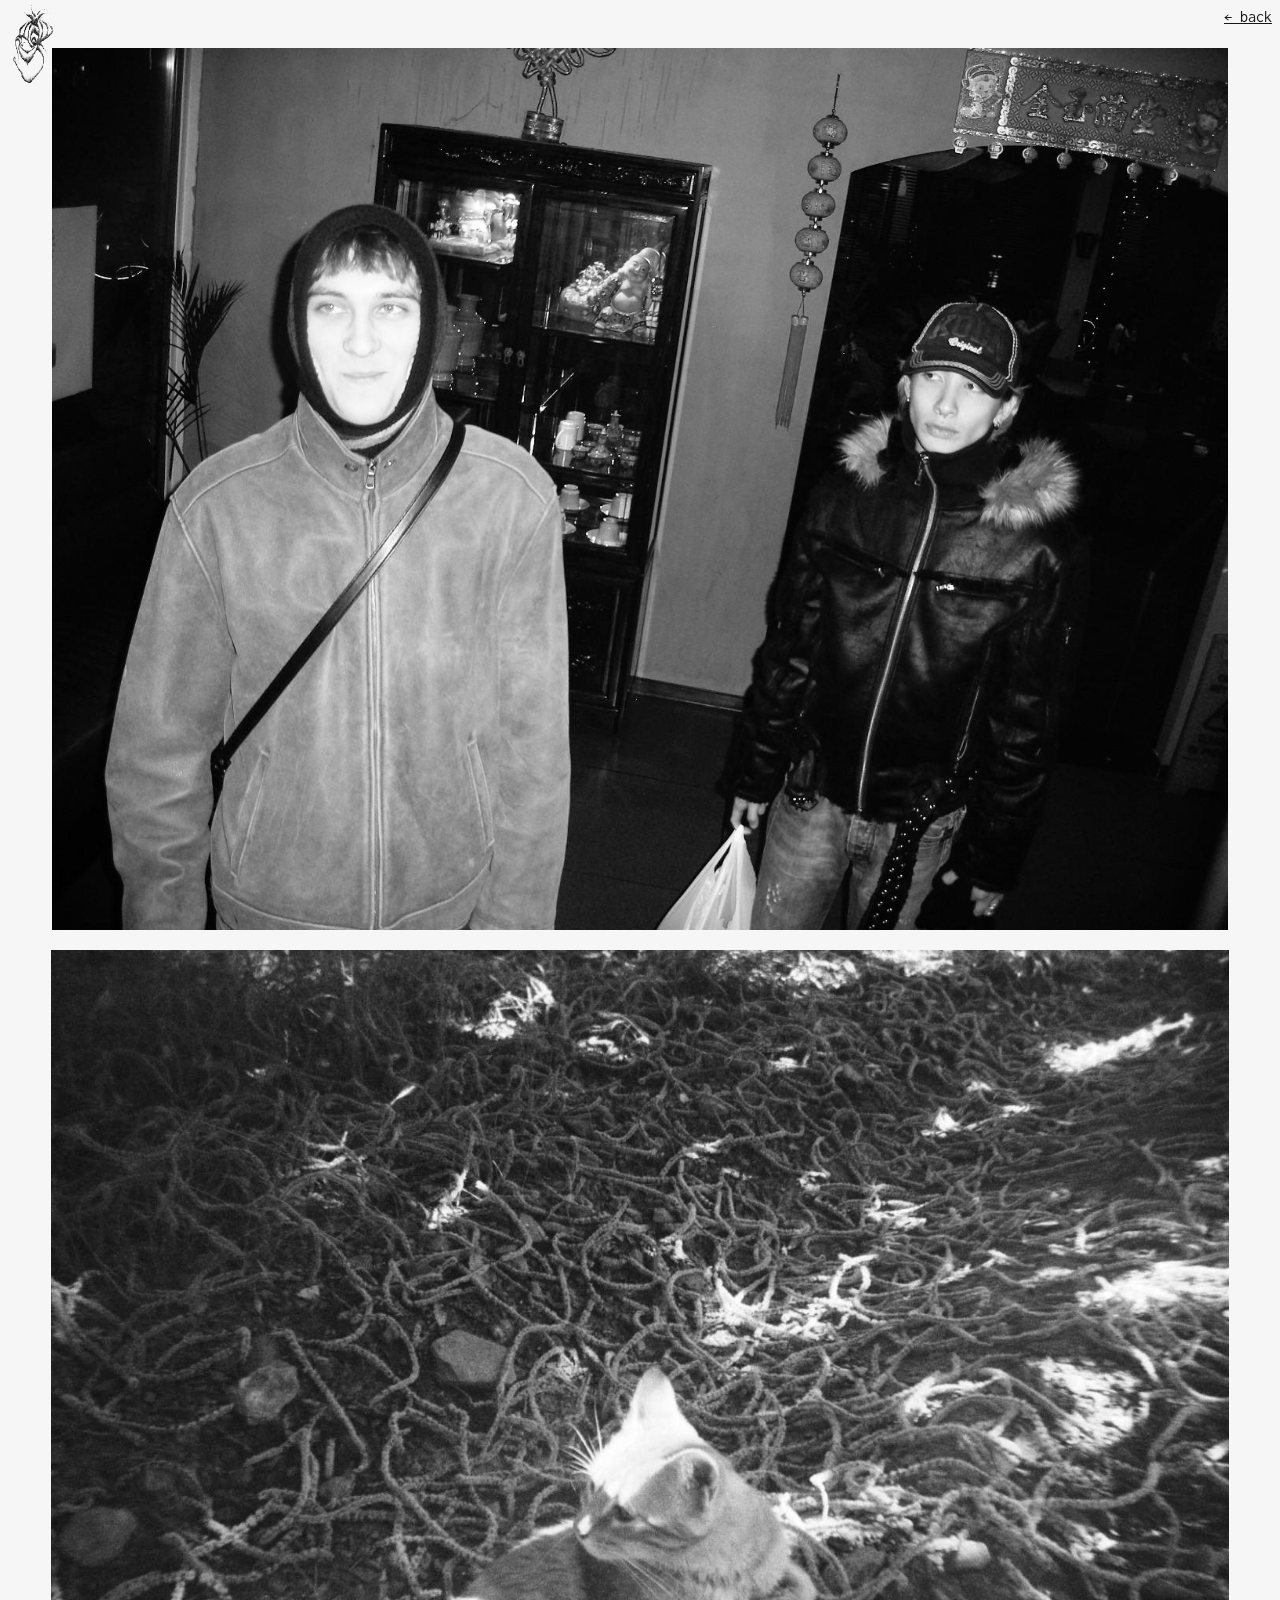
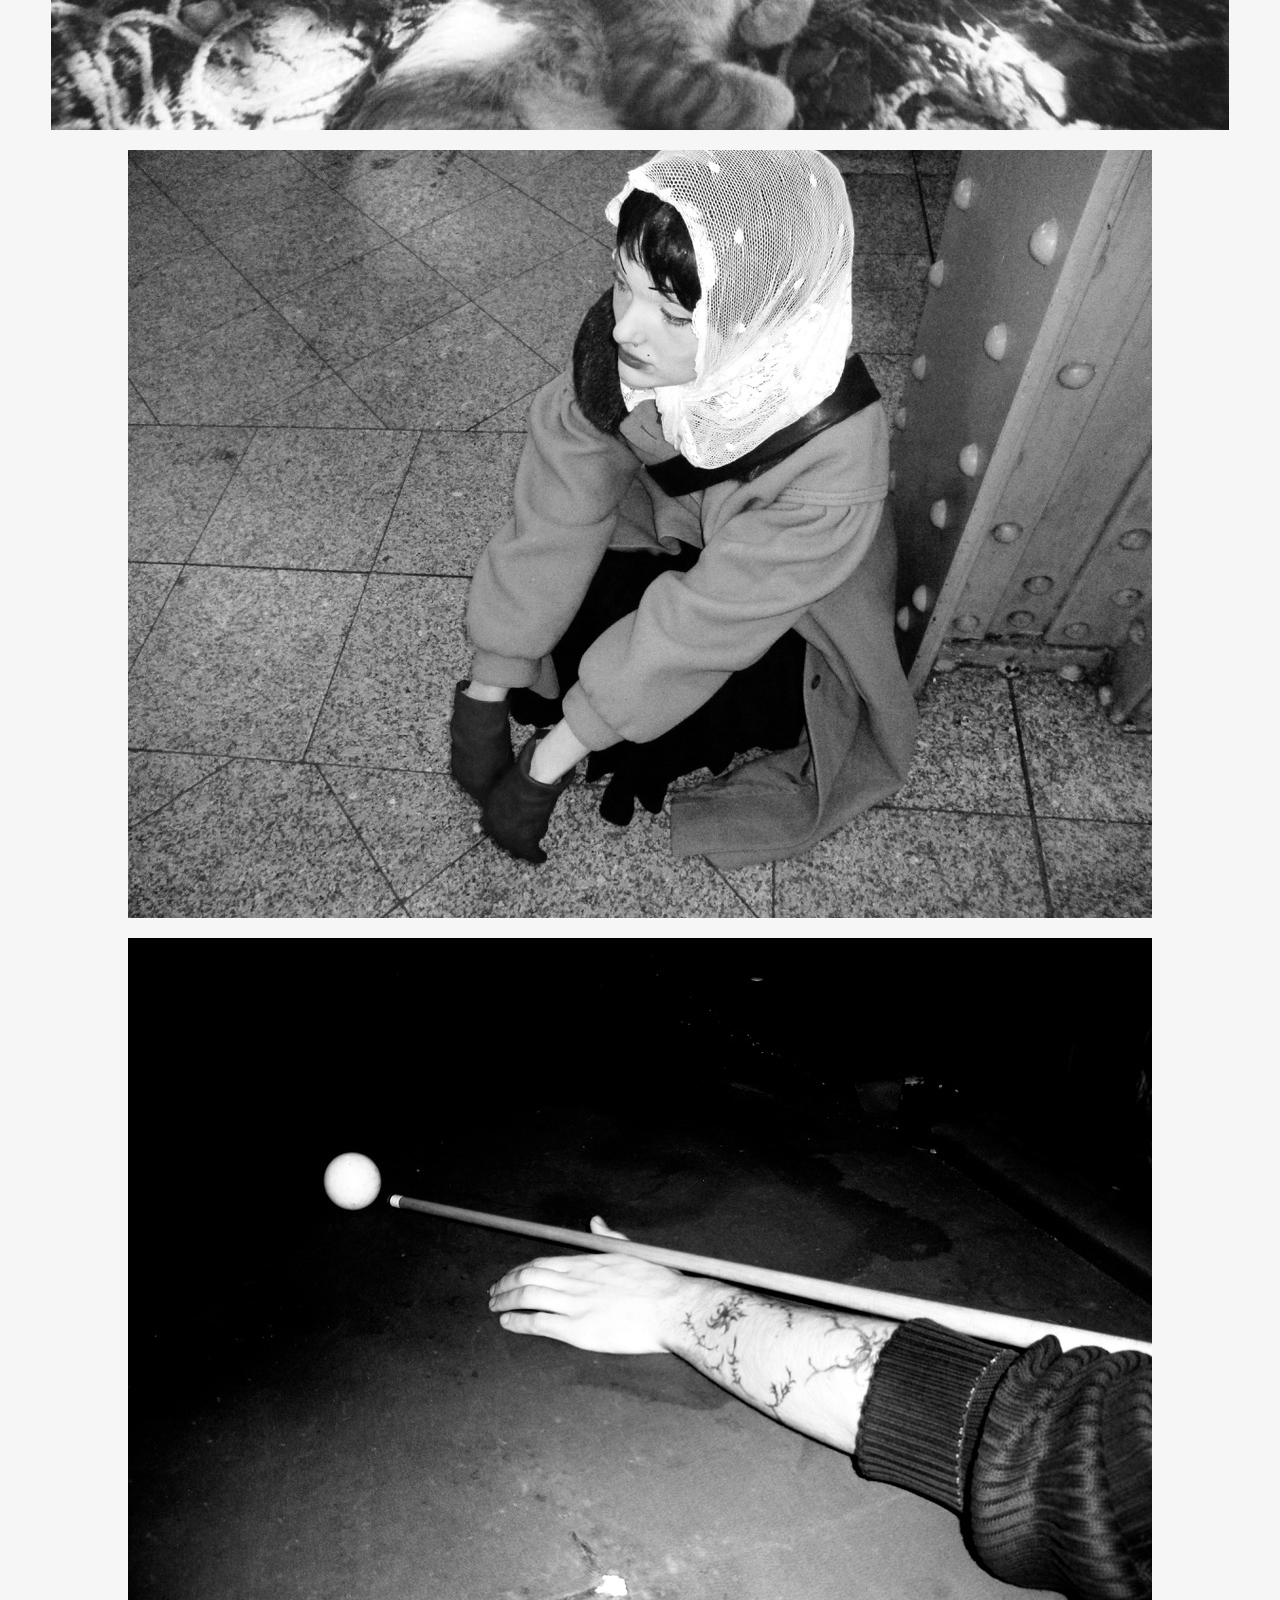
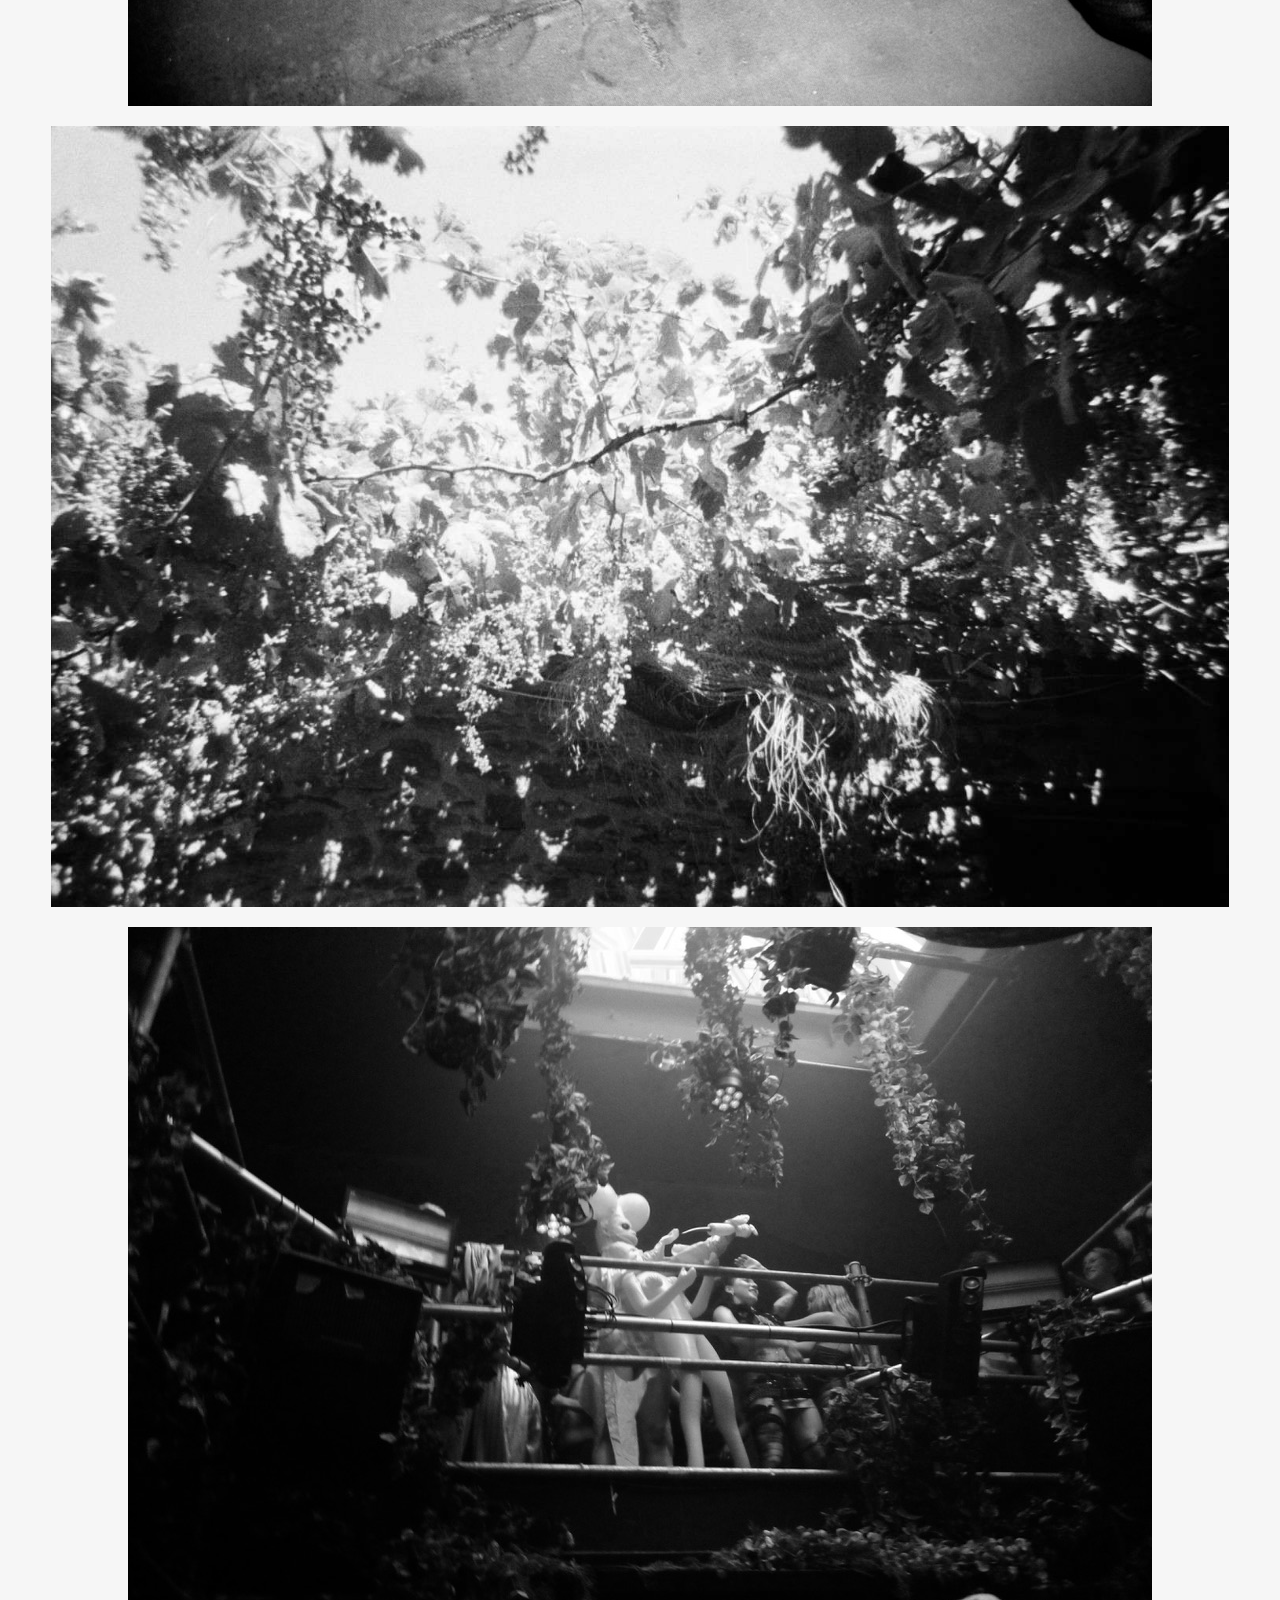
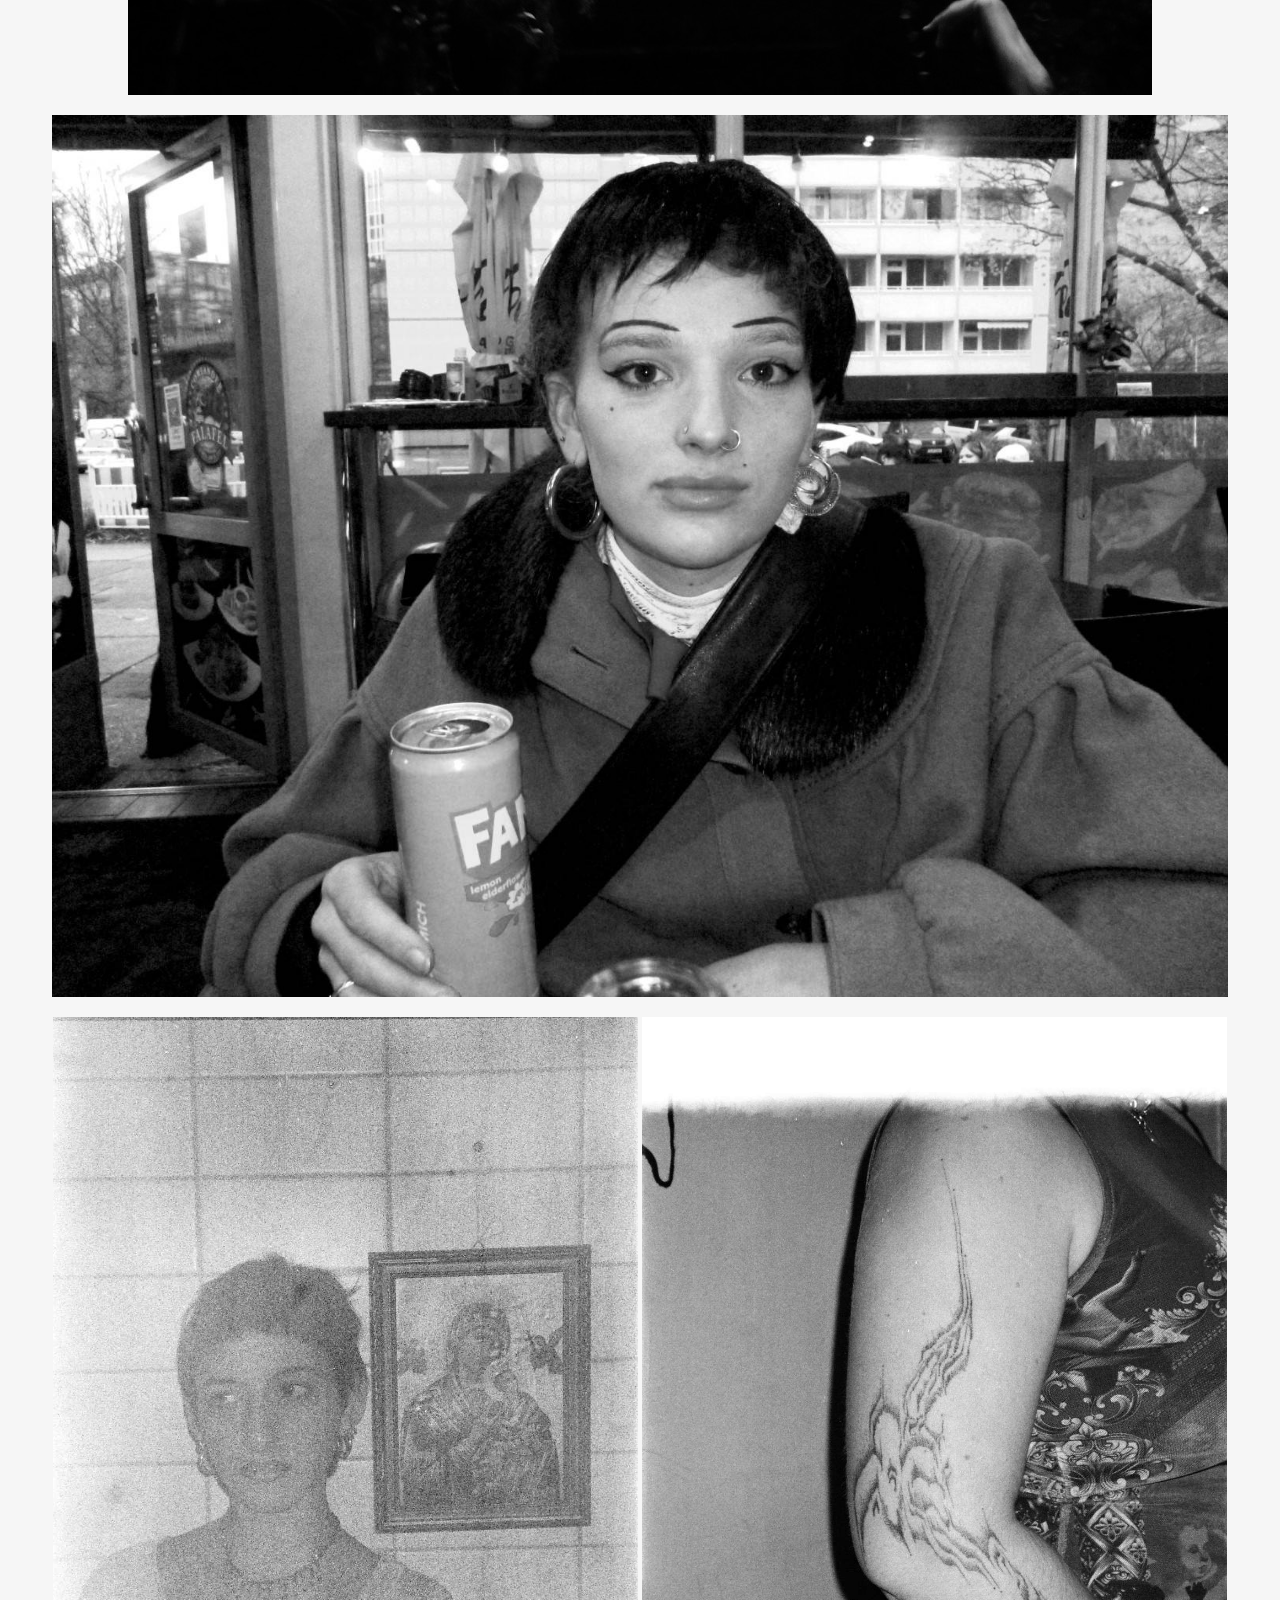
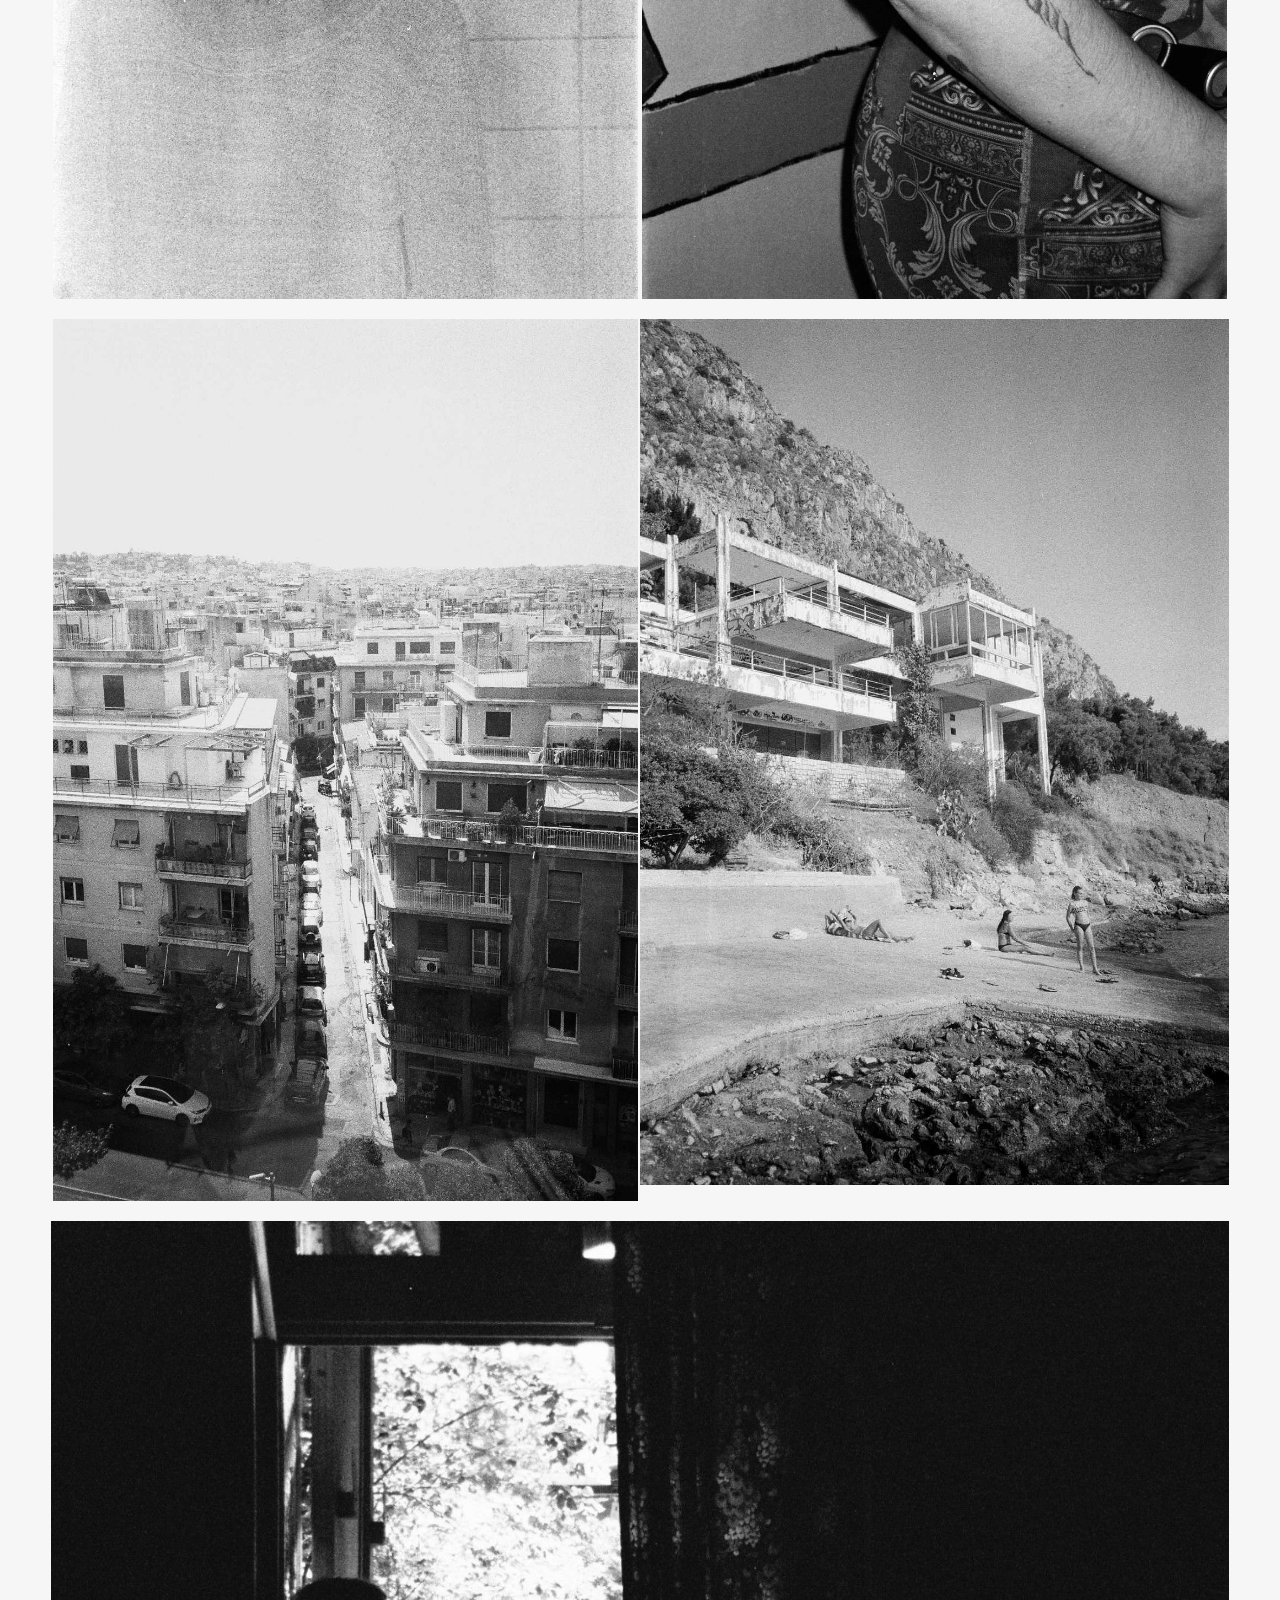
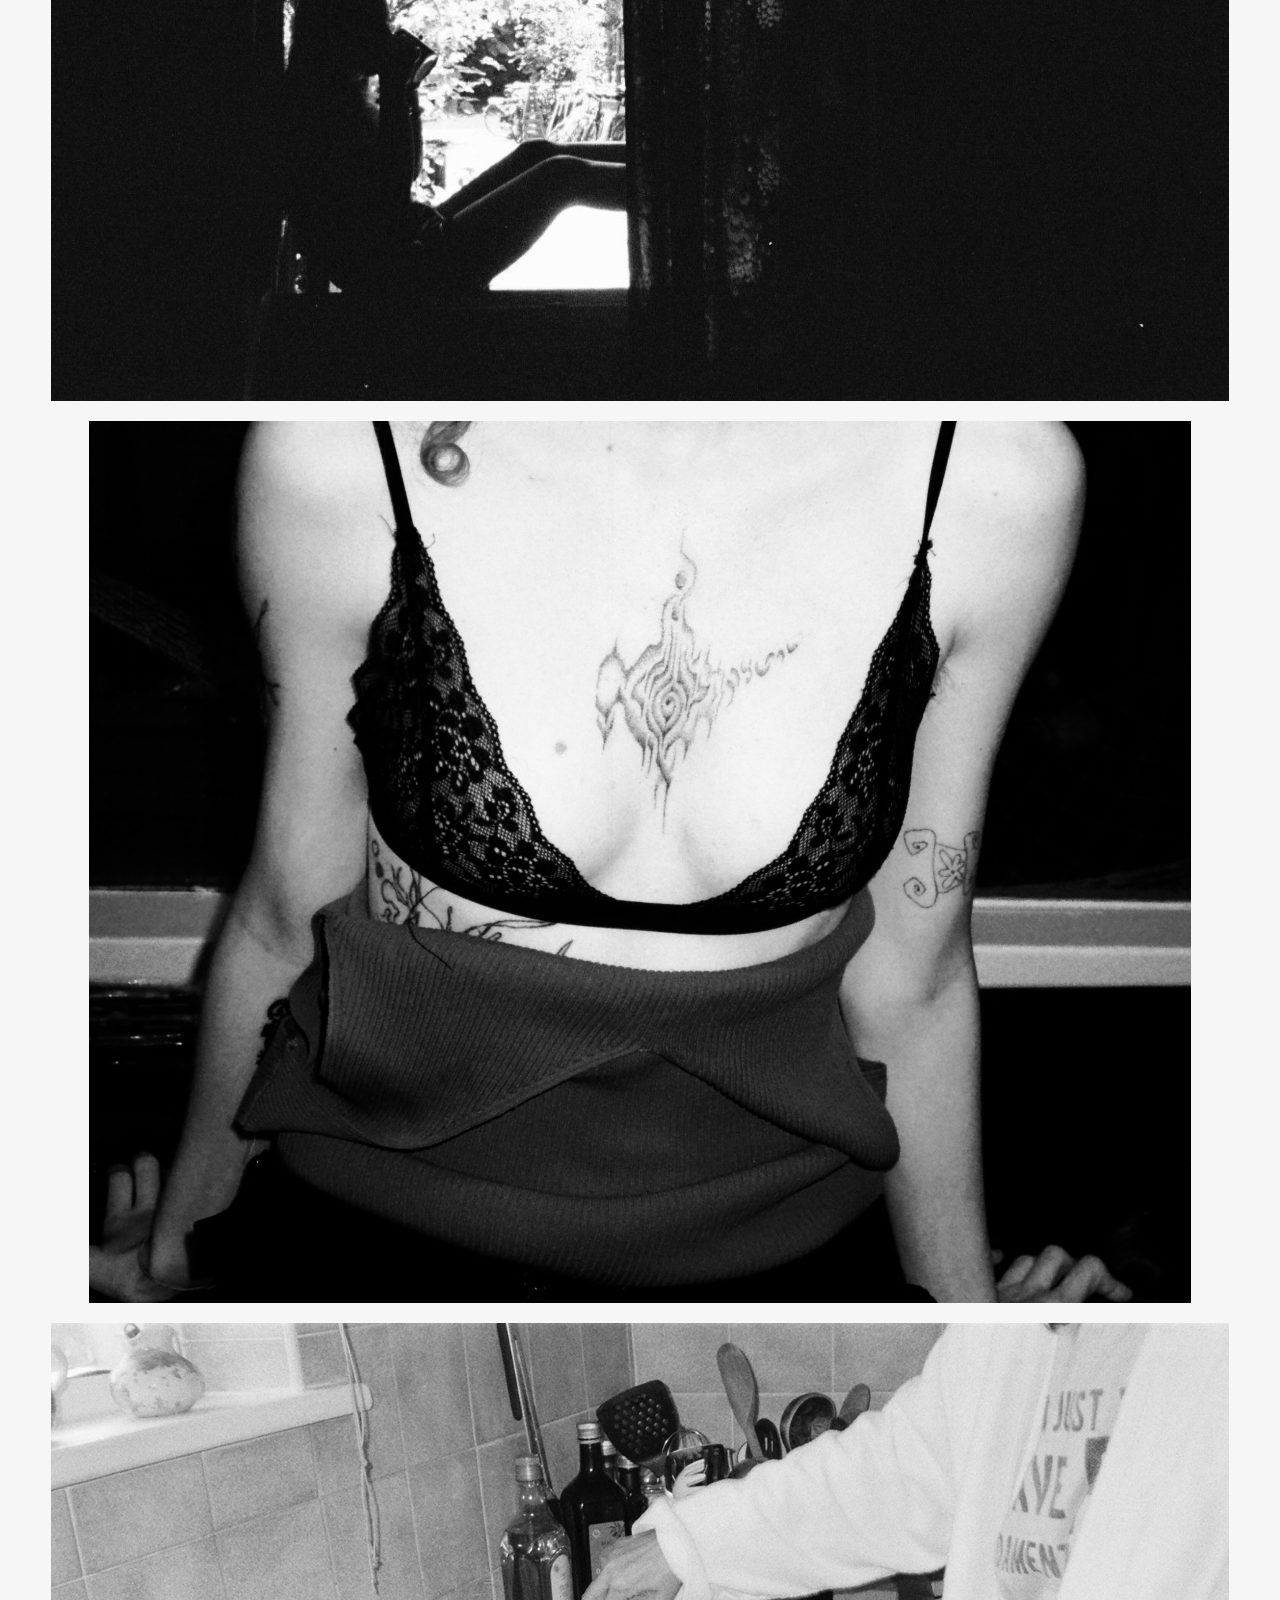
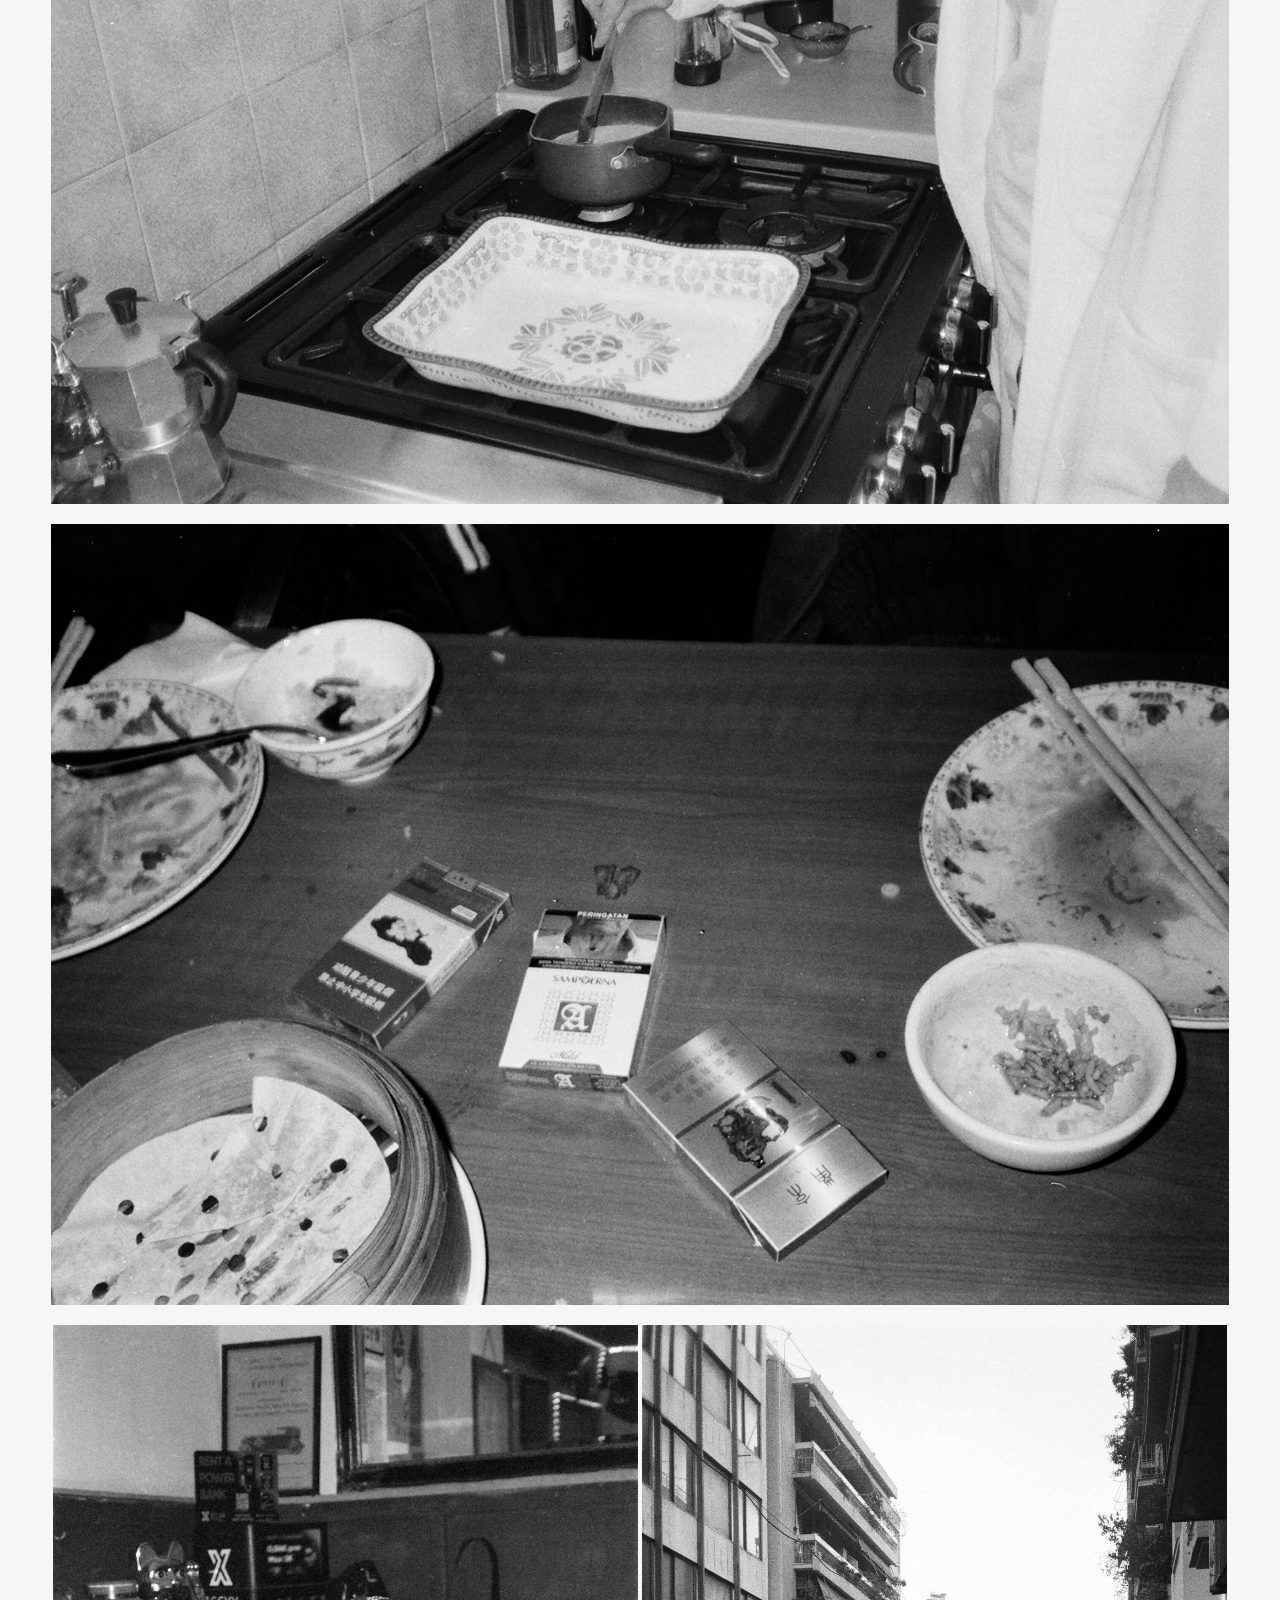
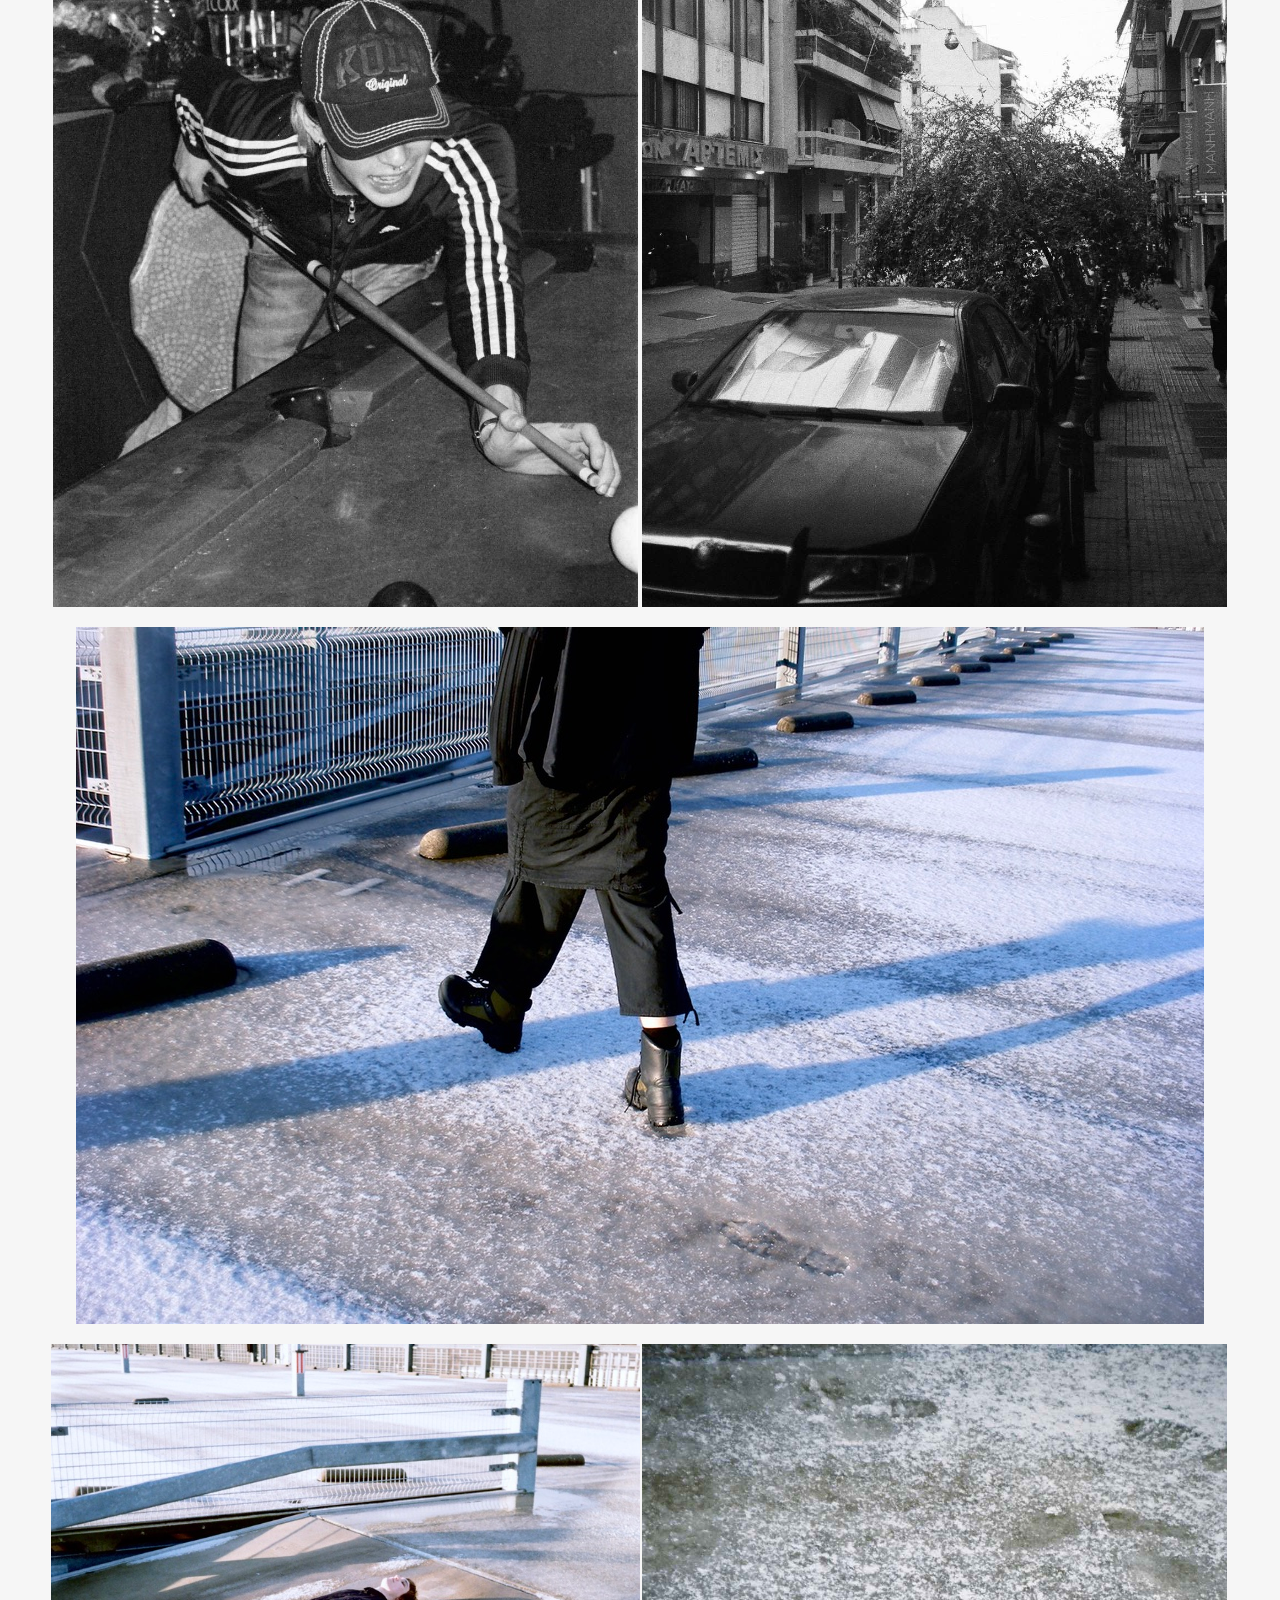
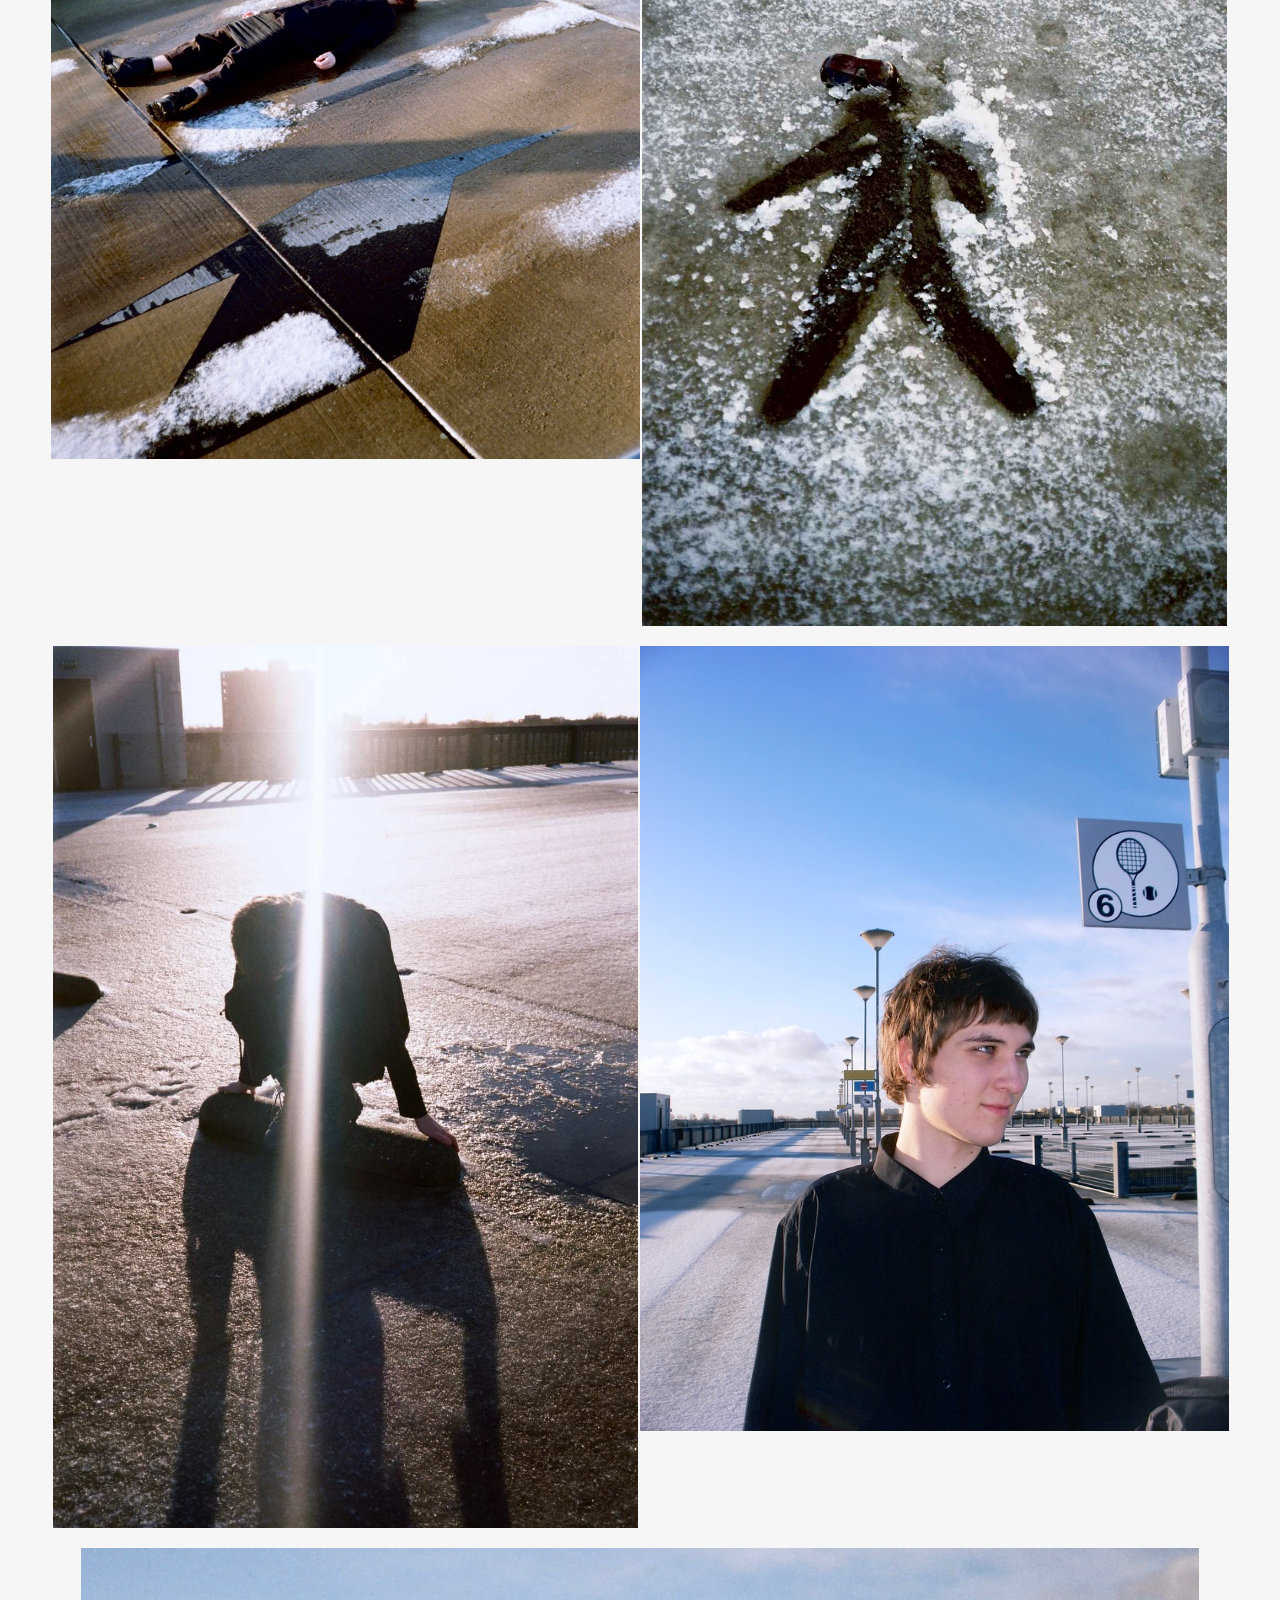
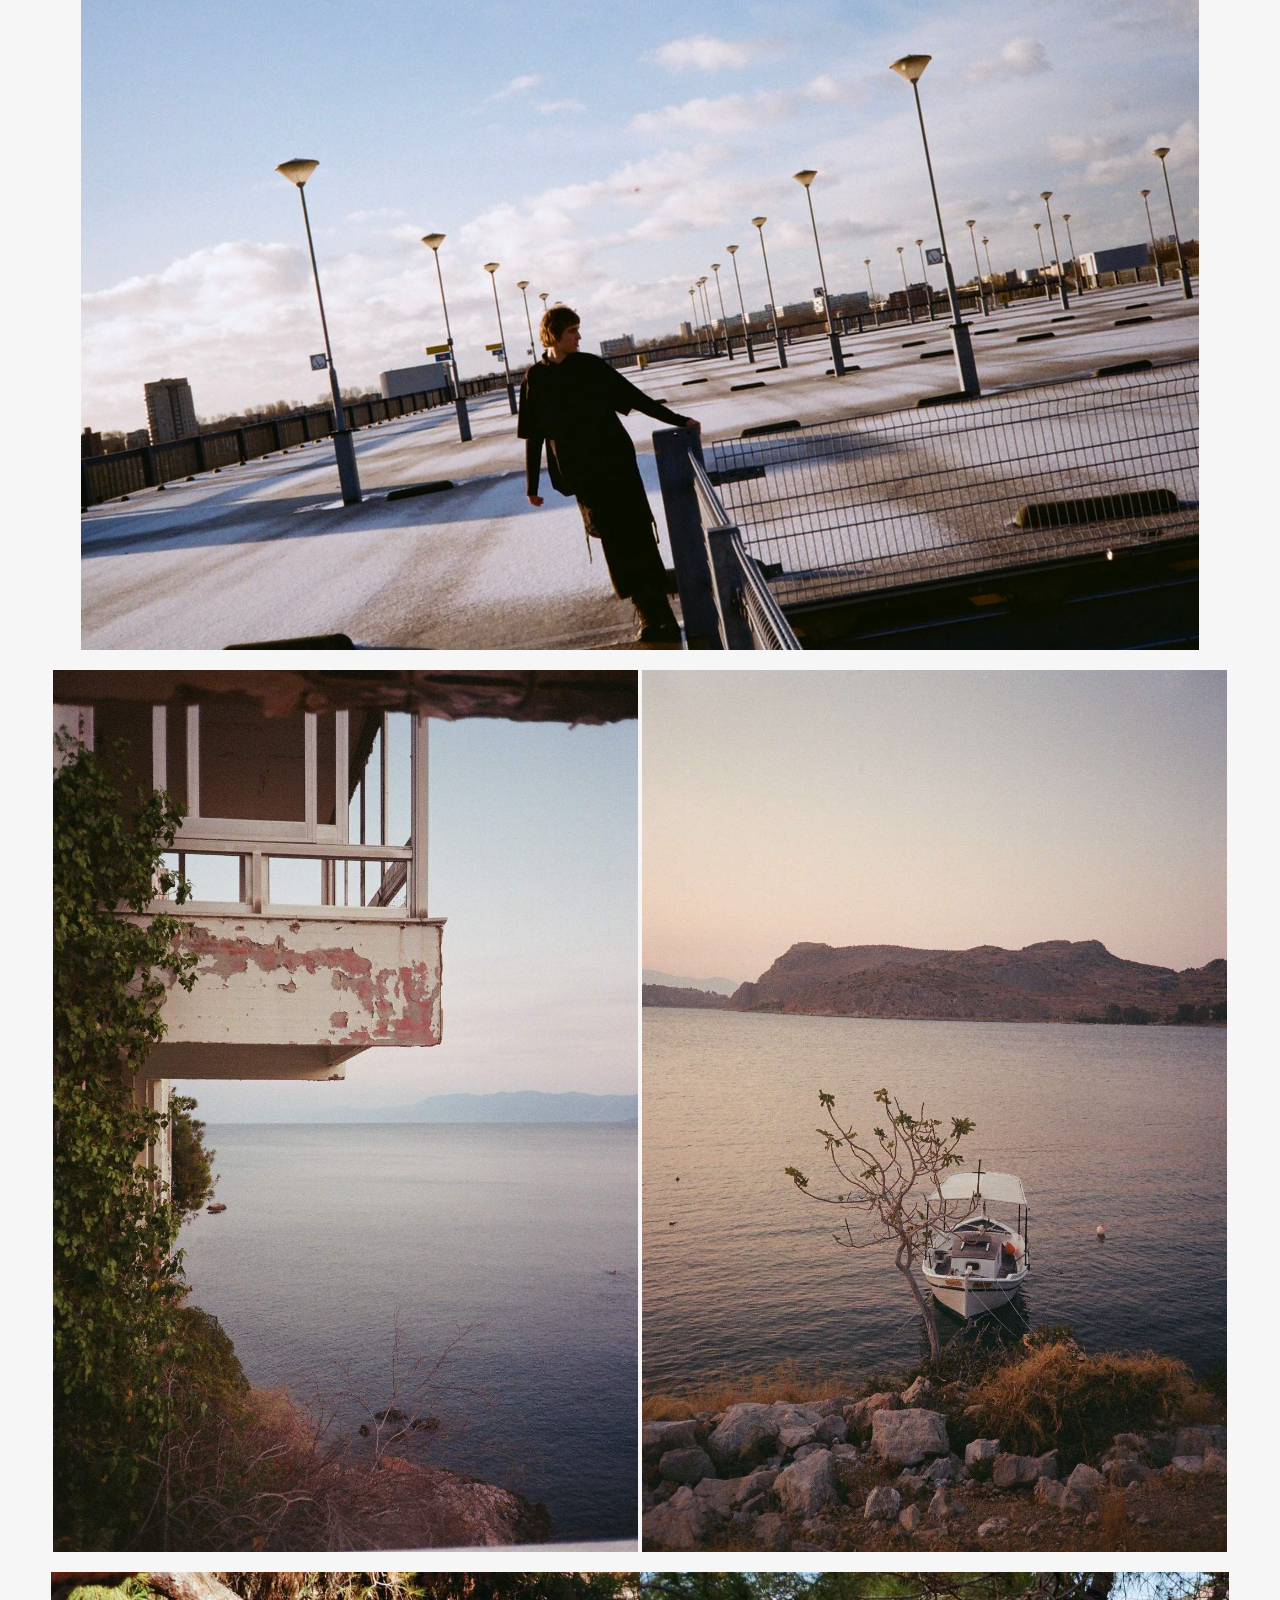
<file: artwork/photography.html>
<!doctype html>
<html lang="en">
  <head>
    <meta charset="UTF-8" />
    <meta name="viewport" content="width=device-width, initial-scale=1.0" />
    <meta
      name="description"
      content="Photography by Laila Sorabji — a black and white series presented in a clean, scrollable gallery."
    />
    <title>photography — laila sorabji</title>

    <!-- Shared styles for navbar/logo, base layout -->
    <link rel="stylesheet" href="../css/styles.css" />
    <!-- Page-specific artwork layout -->
    <link rel="stylesheet" href="../css/artwork.css" />

    <link rel="apple-touch-icon" sizes="180x180" href="/apple-touch-icon.png" />
    <link rel="icon" type="image/png" sizes="32x32" href="/favicon-32x32.png" />
    <link rel="icon" type="image/png" sizes="16x16" href="/favicon-16x16.png" />
    <link rel="manifest" href="/site.webmanifest" />
  </head>
  <body class="photography">
    <!-- header identical to tattoos page -->
    <header>
      <nav class="navbar">
        <a href="../index.html" class="logo">
          <img src="../assets/images/landing/logo.png" alt="Home" />
        </a>
      </nav>
      <div class="header-right">
        <a href="../index.html" class="back-link">&#8592; back</a>
      </div>
    </header>

    <main class="artwork-page">
      <h1 class="visually-hidden">Photography — Laila Sorabji</h1>

      <section class="gallery">
        <!-- 1.jpeg to 7.jpeg single (full width) -->
        <div class="row two">
          <img
            class="full"
            src="../assets/images/artwork/photography/bnw/1s.jpeg"
            alt="photography 1"
          />
        </div>
        <div class="row two">
          <img
            class="full"
            src="../assets/images/artwork/photography/bnw/2s.jpeg"
            alt="photography 2"
          />
        </div>
        <div class="row two">
          <img
            class="full"
            src="../assets/images/artwork/photography/bnw/3.jpeg"
            alt="photography 3"
          />
        </div>
        <div class="row two">
          <img
            class="full"
            src="../assets/images/artwork/photography/bnw/4.jpeg"
            alt="photography 4"
          />
        </div>
        <div class="row two">
          <img
            class="full"
            src="../assets/images/artwork/photography/bnw/5s.jpeg"
            alt="photography 5"
          />
        </div>
        <div class="row two">
          <img
            class="full"
            src="../assets/images/artwork/photography/bnw/6.jpeg"
            alt="photography 6"
          />
        </div>
        <div class="row two">
          <img
            class="full"
            src="../assets/images/artwork/photography/bnw/7s.jpeg"
            alt="photography 7"
          />
        </div>

        <!-- 8.jpeg and 9.jpeg side-by-side -->
        <div class="row two">
          <img
            src="../assets/images/artwork/photography/bnw/8s.jpeg"
            alt="photography 8"
          />
          <img
            src="../assets/images/artwork/photography/bnw/9s.jpeg"
            alt="photography 9"
          />
        </div>

        <!-- 9-1.jpeg and 9-2.jpeg side-by-side below 8/9 -->
        <div class="row two">
          <img
            src="../assets/images/artwork/photography/bnw/9-1s.jpeg"
            alt="photography 9-1"
          />
          <img
            src="../assets/images/artwork/photography/bnw/9-2s.jpeg"
            alt="photography 9-2"
          />
        </div>

        <!-- 10.jpeg to 13.jpeg single (full width) -->
        <div class="row two">
          <img
            class="full"
            src="../assets/images/artwork/photography/bnw/10s.jpeg"
            alt="photography 10"
          />
        </div>
        <div class="row two">
          <img
            class="full"
            src="../assets/images/artwork/photography/bnw/11.jpeg"
            alt="photography 11"
          />
        </div>
        <div class="row two">
          <img
            class="full"
            src="../assets/images/artwork/photography/bnw/12s.jpg"
            alt="photography 12"
          />
        </div>
        <div class="row two">
          <img
            class="full"
            src="../assets/images/artwork/photography/bnw/13s.jpg"
            alt="photography 13"
          />
        </div>

        <!-- 14.jpeg with empty space next to it -->
        <div class="row two">
          <img
            src="../assets/images/artwork/photography/bnw/14s.jpeg"
            alt="photography 14"
          />
          <img
            src="../assets/images/artwork/photography/bnw/15s.jpeg"
            alt="photography 15"
          />
        </div>

        <!-- Pajja series -->
        <div class="row two">
          <img
            class="full"
            src="../assets/images/artwork/photography/pajja/pj-1.jpeg"
            alt="pajja 1"
          />
        </div>
        <div class="row two">
          <img
            src="../assets/images/artwork/photography/pajja/pj-3.jpeg"
            alt="pajja 3"
          />
          <img
            src="../assets/images/artwork/photography/pajja/pj-4s.jpeg"
            alt="pajja 4"
          />
        </div>
        <div class="row two">
          <img
            src="../assets/images/artwork/photography/pajja/pj-5s.jpeg"
            alt="pajja 5"
          />
          <img
            src="../assets/images/artwork/photography/pajja/pj-6.jpeg"
            alt="pajja 6"
          />
        </div>
        <div class="row two">
          <img
            class="full"
            src="../assets/images/artwork/photography/pajja/pj-2.jpeg"
            alt="pajja 2"
          />
        </div>

        <!-- Nafplio series -->
        <div class="row two">
          <img
            src="../assets/images/artwork/photography/nafplio/n-1s.jpeg"
            alt="nafplio 1"
          />
          <img
            src="../assets/images/artwork/photography/nafplio/n-2s.jpeg"
            alt="nafplio 2"
          />
        </div>
        <div class="row two">
          <img
            src="../assets/images/artwork/photography/nafplio/n-3s.jpeg"
            alt="nafplio 3"
          />
          <img
            src="../assets/images/artwork/photography/nafplio/n-4s.jpeg"
            alt="nafplio 4"
          />
        </div>
        <div class="row two">
          <img
            src="../assets/images/artwork/photography/nafplio/n-5s.jpeg"
            alt="nafplio 5"
          />
          <img
            src="../assets/images/artwork/photography/nafplio/n-6s.jpeg"
            alt="nafplio 6"
          />
        </div>
      </section>
    </main>

    <!-- optional page script (none needed currently) -->
    <!-- <script src="../js/artwork.js" defer></script> -->
  </body>
</html>
</file>
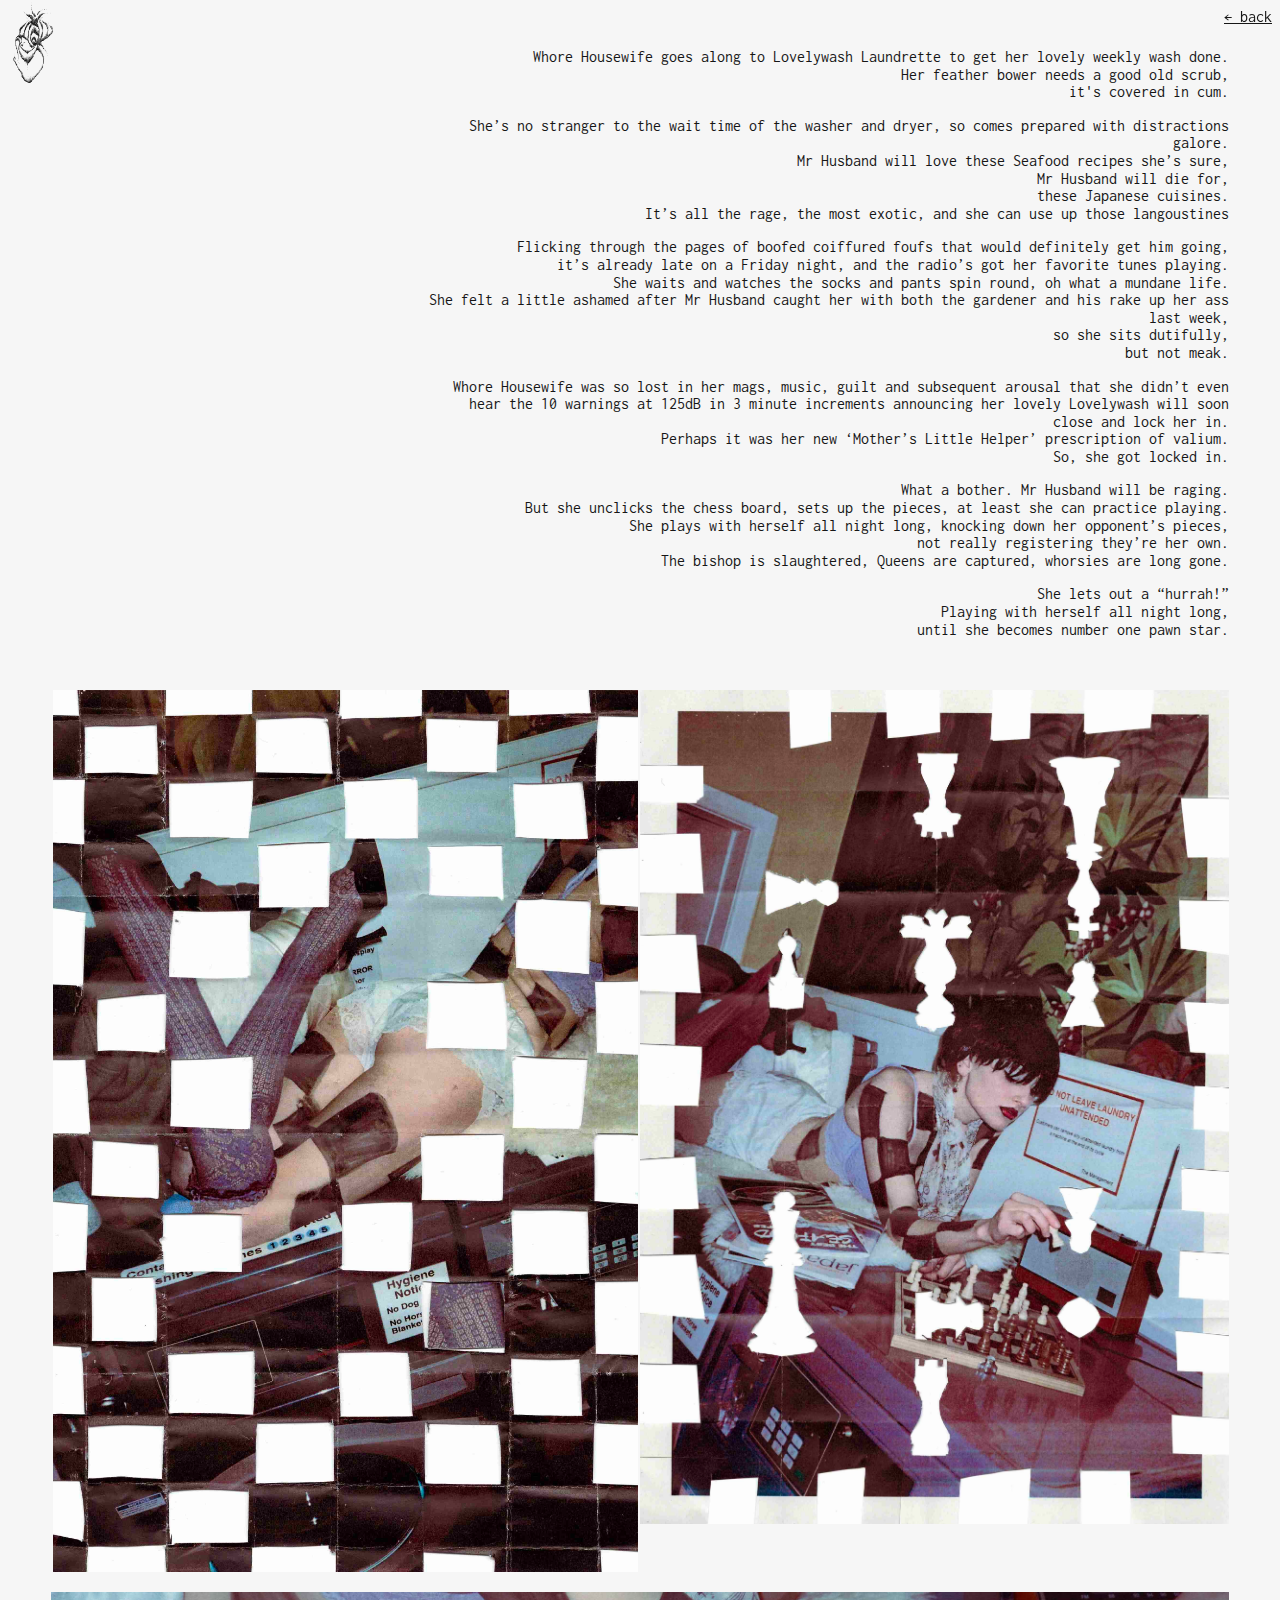
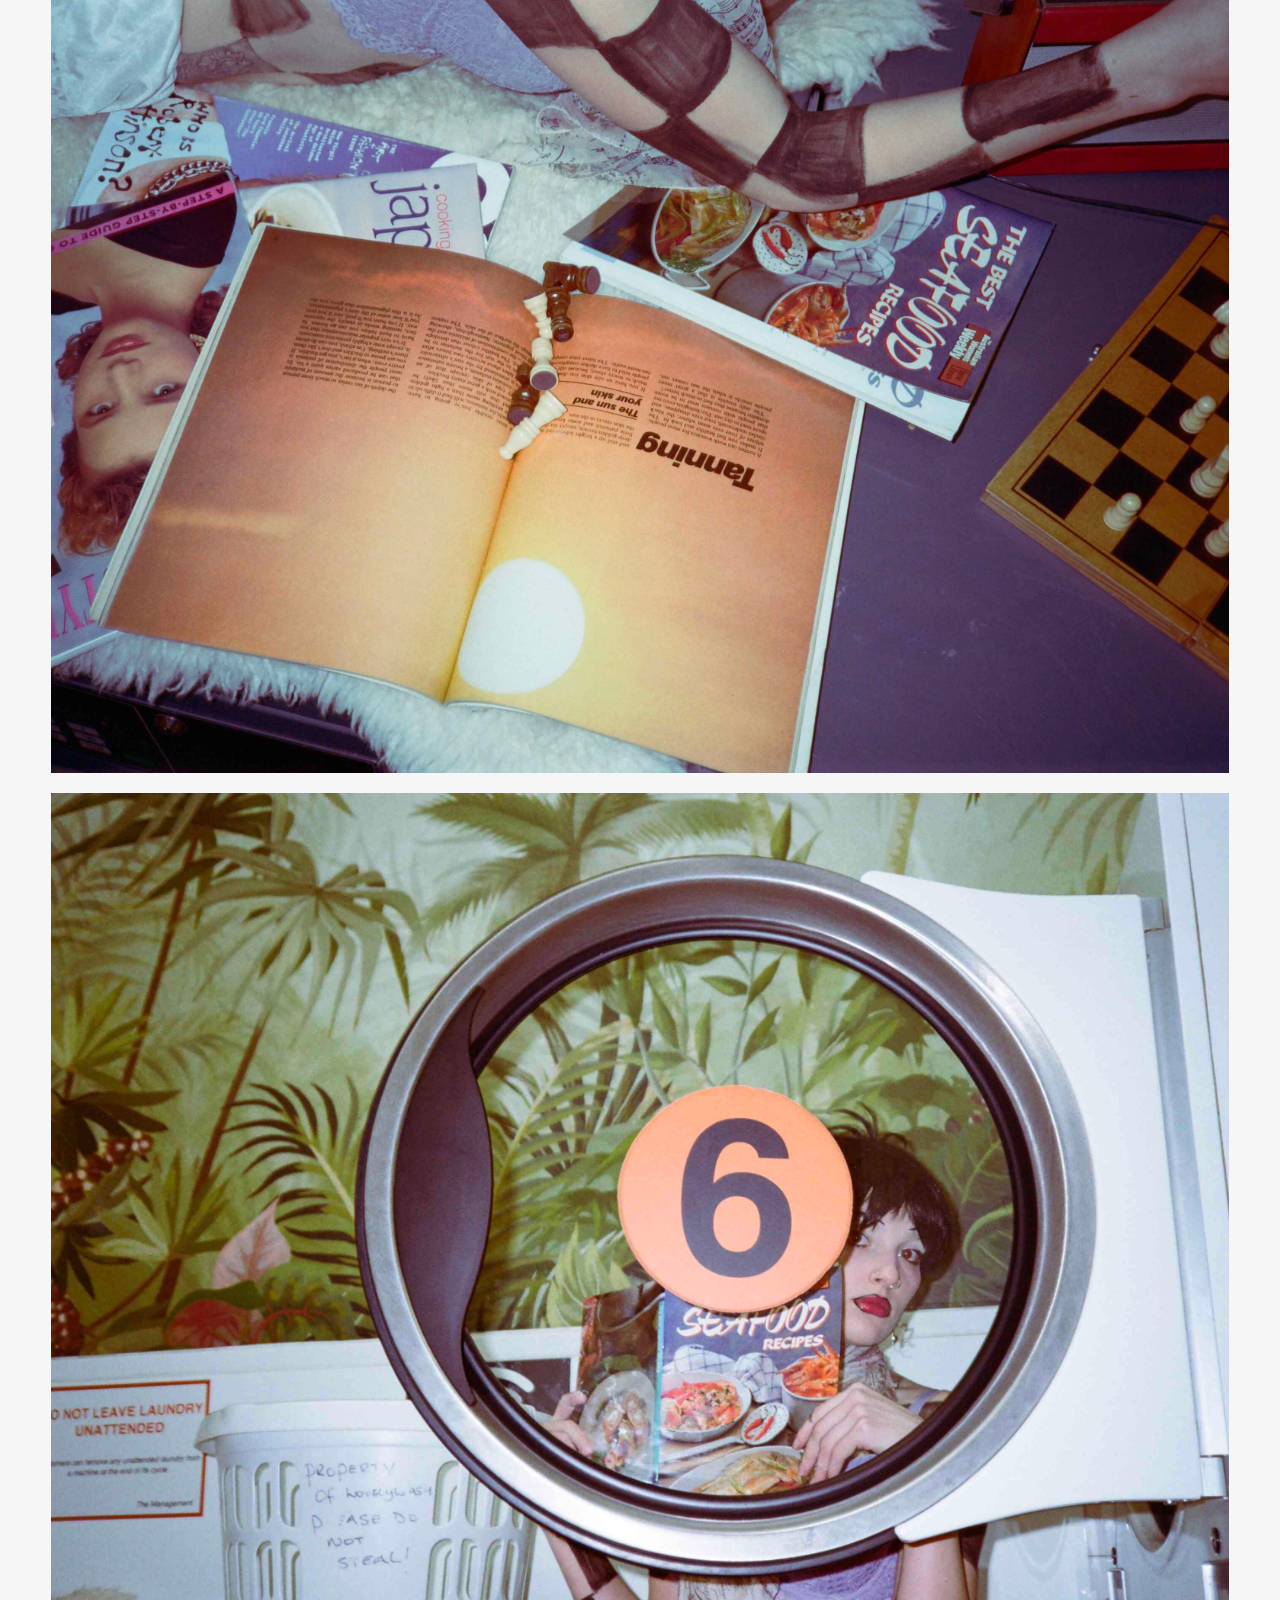
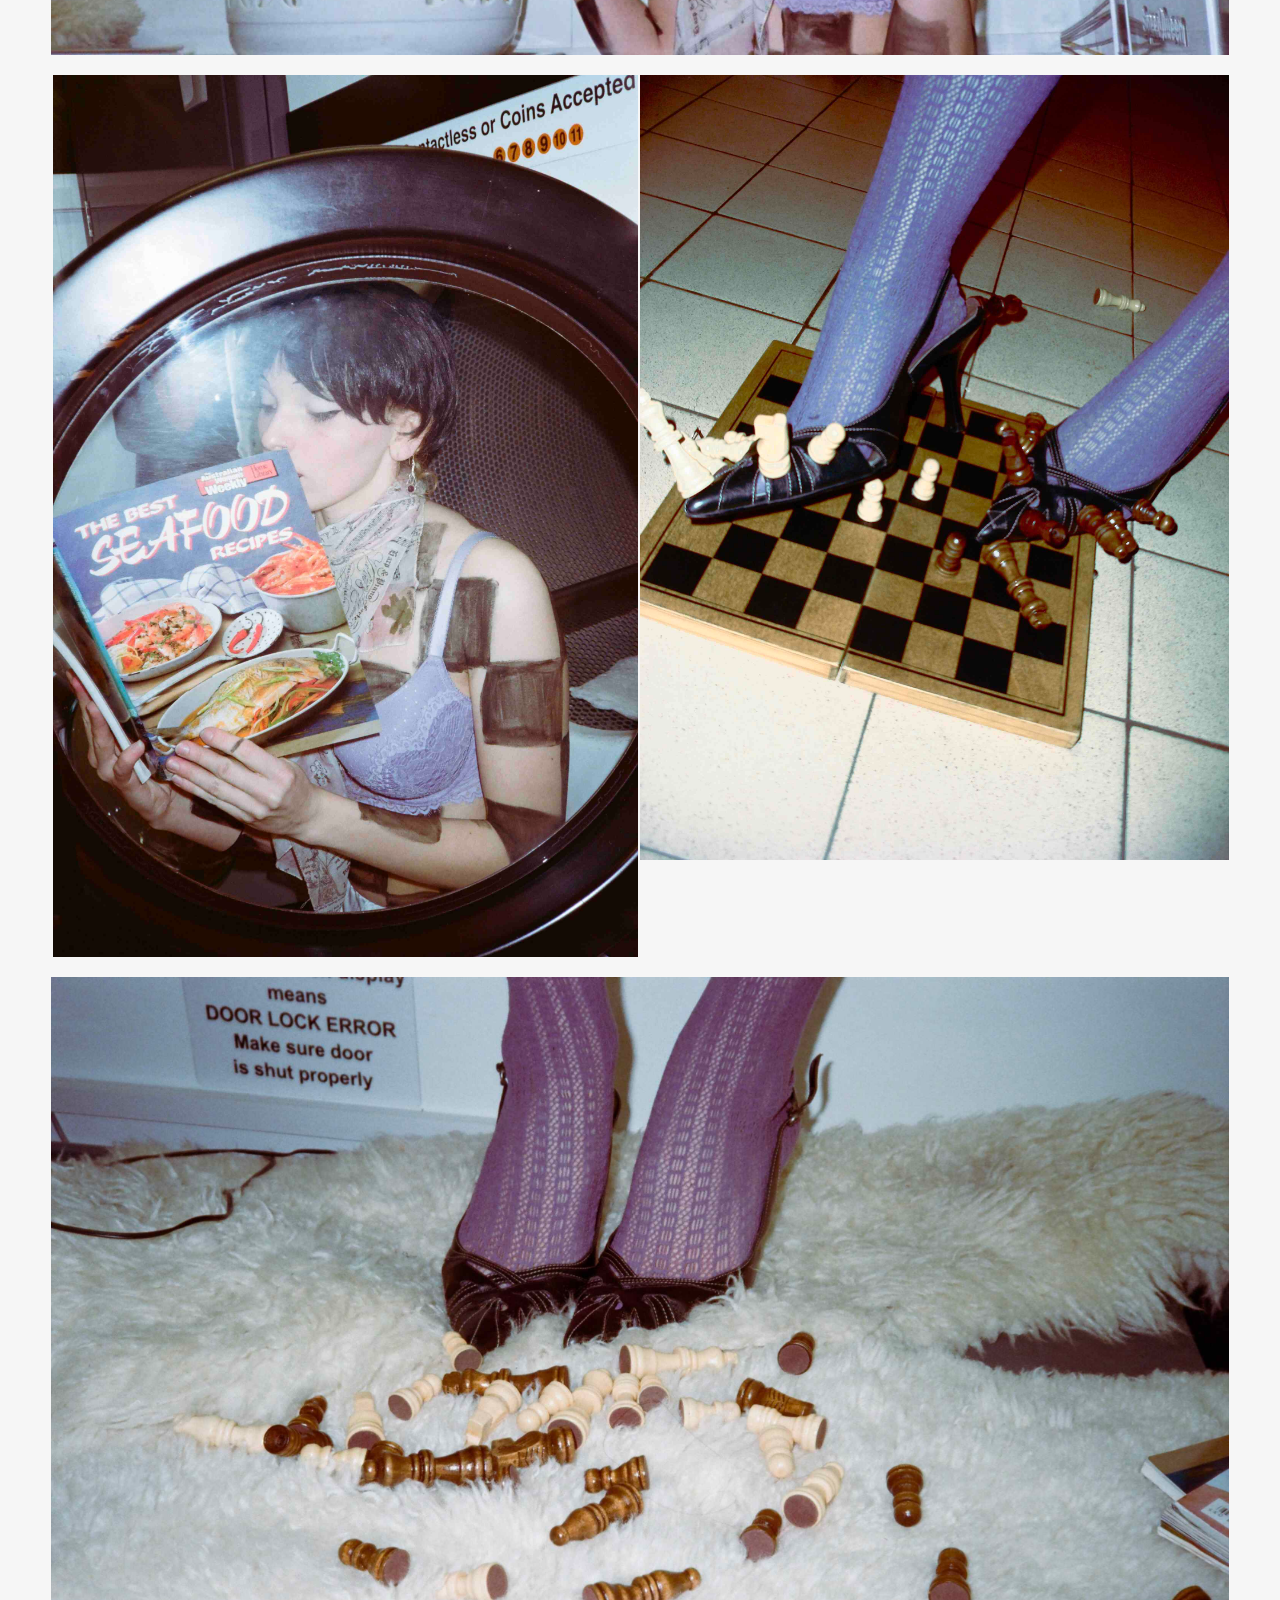
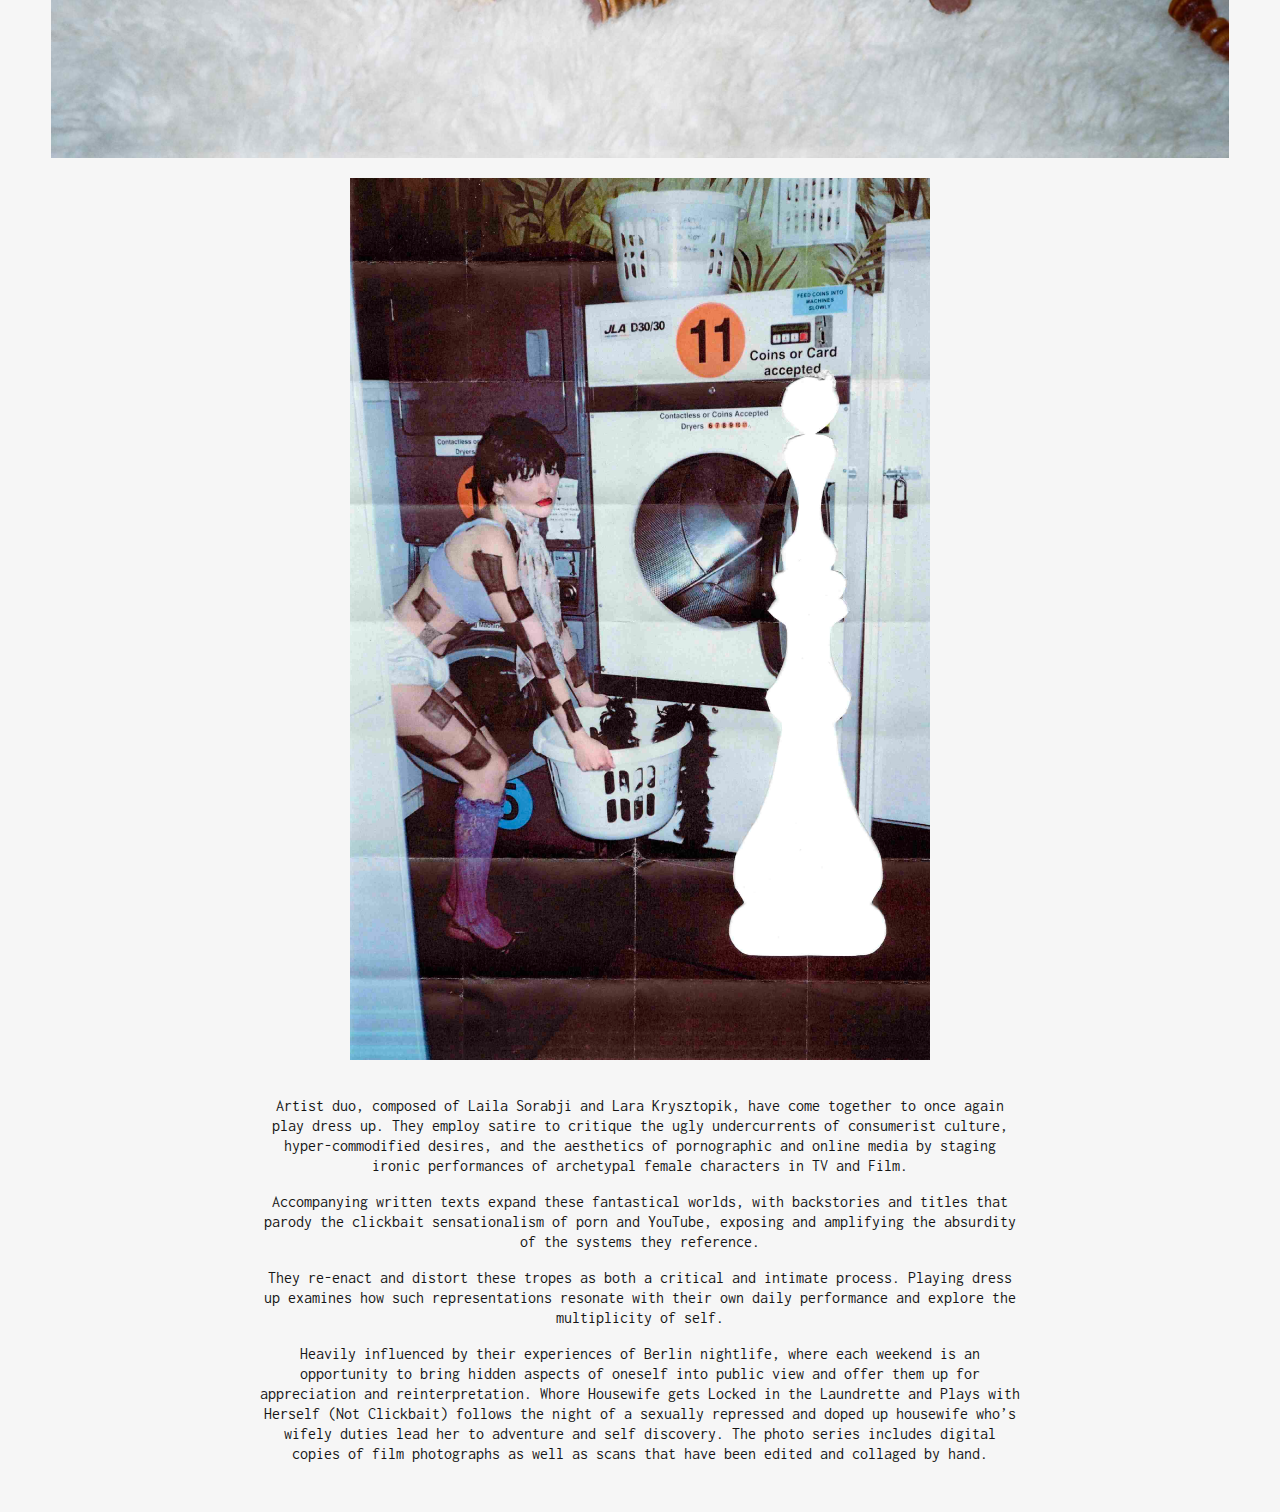
<file: artwork/photoHousewife.html>
<!doctype html>
<html lang="en">
  <head>
    <meta charset="UTF-8" />
    <meta name="viewport" content="width=device-width, initial-scale=1.0" />
    <title>Housewife — Photography Collection</title>
    <link rel="stylesheet" href="../css/styles.css" />
    <link rel="stylesheet" href="../css/artwork.css" />
  </head>
  <body class="photography">
    <header>
      <nav class="navbar">
        <a href="../index.html" class="logo">
          <img src="../assets/images/landing/logo.png" alt="Home" />
        </a>
      </nav>
      <div class="header-right">
        <a href="photography.html" class="back-link">&#8592; back</a>
      </div>
    </header>
    <main class="artwork-page">
      <h1 class="visually-hidden">Housewife Collection</h1>
      <section class="gallery">
        <div class="house-poem-div">
          <!-- <h3 class="housewife-h3">
            Whore Housewife gets Locked in the Laundrette and Plays with Herself
            (Not Clickbait).
          </h3> -->
          <div class="housewife-poem">
            <p>
              Whore Housewife goes along to Lovelywash Laundrette to get her
              lovely weekly wash done. <br />
              Her feather bower needs a good old scrub, <br />it's covered in
              cum.
            </p>
            <p>
              She’s no stranger to the wait time of the washer and dryer, so
              comes prepared with distractions galore. <br />Mr Husband will
              love these Seafood recipes she’s sure, <br />Mr Husband will die
              for, <br />these Japanese cuisines. <br />It’s all the rage, the
              most exotic, and she can use up those langoustines
            </p>
            <p>
              Flicking through the pages of boofed coiffured foufs that would
              definitely get him going, <br />it’s already late on a Friday
              night, and the radio’s got her favorite tunes playing. <br />She
              waits and watches the socks and pants spin round, oh what a
              mundane life. <br />She felt a little ashamed after Mr Husband
              caught her with both the gardener and his rake up her ass last
              week, <br />so she sits dutifully, <br />but not meak.
            </p>
            <p>
              Whore Housewife was so lost in her mags, music, guilt and
              subsequent arousal that she didn’t even hear the 10 warnings at
              125dB in 3 minute increments announcing her lovely Lovelywash will
              soon close and lock her in. <br />Perhaps it was her new ‘Mother’s
              Little Helper’ prescription of valium. <br />So, she got locked
              in.
            </p>
            <p>
              What a bother. Mr Husband will be raging. <br />But she unclicks
              the chess board, sets up the pieces, at least she can practice
              playing. <br />She plays with herself all night long, knocking
              down her opponent’s pieces, <br />not really registering they’re
              her own. <br />The bishop is slaughtered, Queens are captured,
              whorsies are long gone.
            </p>
            <p>
              She lets out a “hurrah!” <br />Playing with herself all night
              long, <br />until she becomes number one pawn star.
            </p>
          </div>
          <p></p>
        </div>
        <div class="row">
          <img
            src="../assets/images/artwork/photography/housewife/hoe-1s.jpeg"
            alt="hoe-1s"
          />
          <img
            src="../assets/images/artwork/photography/housewife/hoe-2s.jpeg"
            alt="hoe-2s"
          />
        </div>
        <div class="row">
          <img
            class="full"
            src="../assets/images/artwork/photography/housewife/hoe-3s.jpg"
            alt="hoe-3s"
          />
        </div>
        <div class="row">
          <img
            class="full"
            src="../assets/images/artwork/photography/housewife/hoe-4s.jpeg"
            alt="hoe-4s"
          />
        </div>
        <div class="row">
          <img
            src="../assets/images/artwork/photography/housewife/hoe-5s.jpg"
            alt="hoe-5s"
          />
          <img
            src="../assets/images/artwork/photography/housewife/hoe-6s.jpg"
            alt="hoe-6s"
          />
        </div>
        <div class="row">
          <img
            class="full"
            src="../assets/images/artwork/photography/housewife/hoe-7s.jpg"
            alt="hoe-7s"
          />
        </div>
        <div class="row">
          <img
            class="full"
            src="../assets/images/artwork/photography/housewife/hoe-8s.jpeg"
            alt="hoe-8s"
          />
        </div>
        <div class="moving-image-description">
          <p>
            Artist duo, composed of Laila Sorabji and Lara Krysztopik, have come
            together to once again play dress up. They employ satire to critique
            the ugly undercurrents of consumerist culture, hyper-commodified
            desires, and the aesthetics of pornographic and online media by
            staging ironic performances of archetypal female characters in TV
            and Film.
          </p>
          <p>
            Accompanying written texts expand these fantastical worlds, with
            backstories and titles that parody the clickbait sensationalism of
            porn and YouTube, exposing and amplifying the absurdity of the
            systems they reference.
          </p>
          <p>
            They re-enact and distort these tropes as both a critical and
            intimate process. Playing dress up examines how such representations
            resonate with their own daily performance and explore the
            multiplicity of self.
          </p>
          <p>
            Heavily influenced by their experiences of Berlin nightlife, where
            each weekend is an opportunity to bring hidden aspects of oneself
            into public view and offer them up for appreciation and
            reinterpretation. Whore Housewife gets Locked in the Laundrette and
            Plays with Herself (Not Clickbait) follows the night of a sexually
            repressed and doped up housewife who’s wifely duties lead her to
            adventure and self discovery. The photo series includes digital
            copies of film photographs as well as scans that have been edited
            and collaged by hand.
          </p>
        </div>
      </section>
    </main>
  </body>
</html>
</file>
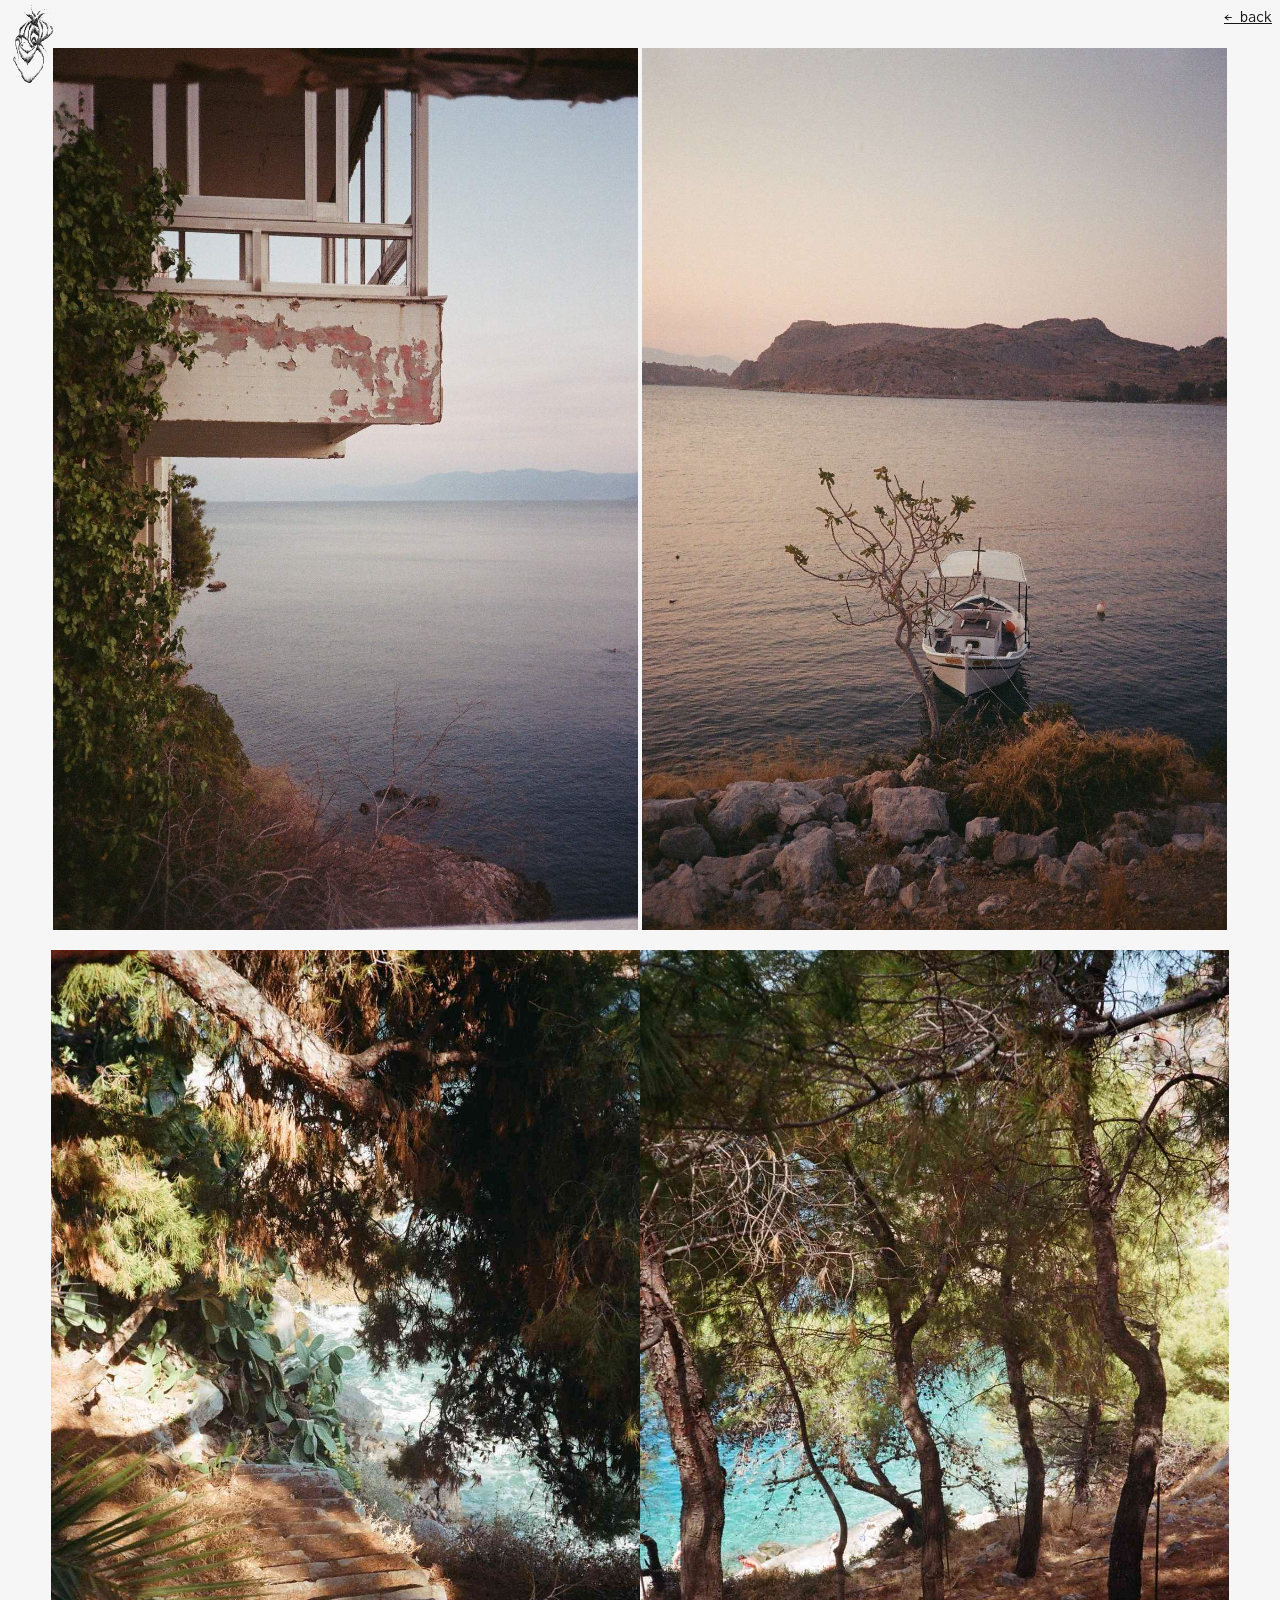
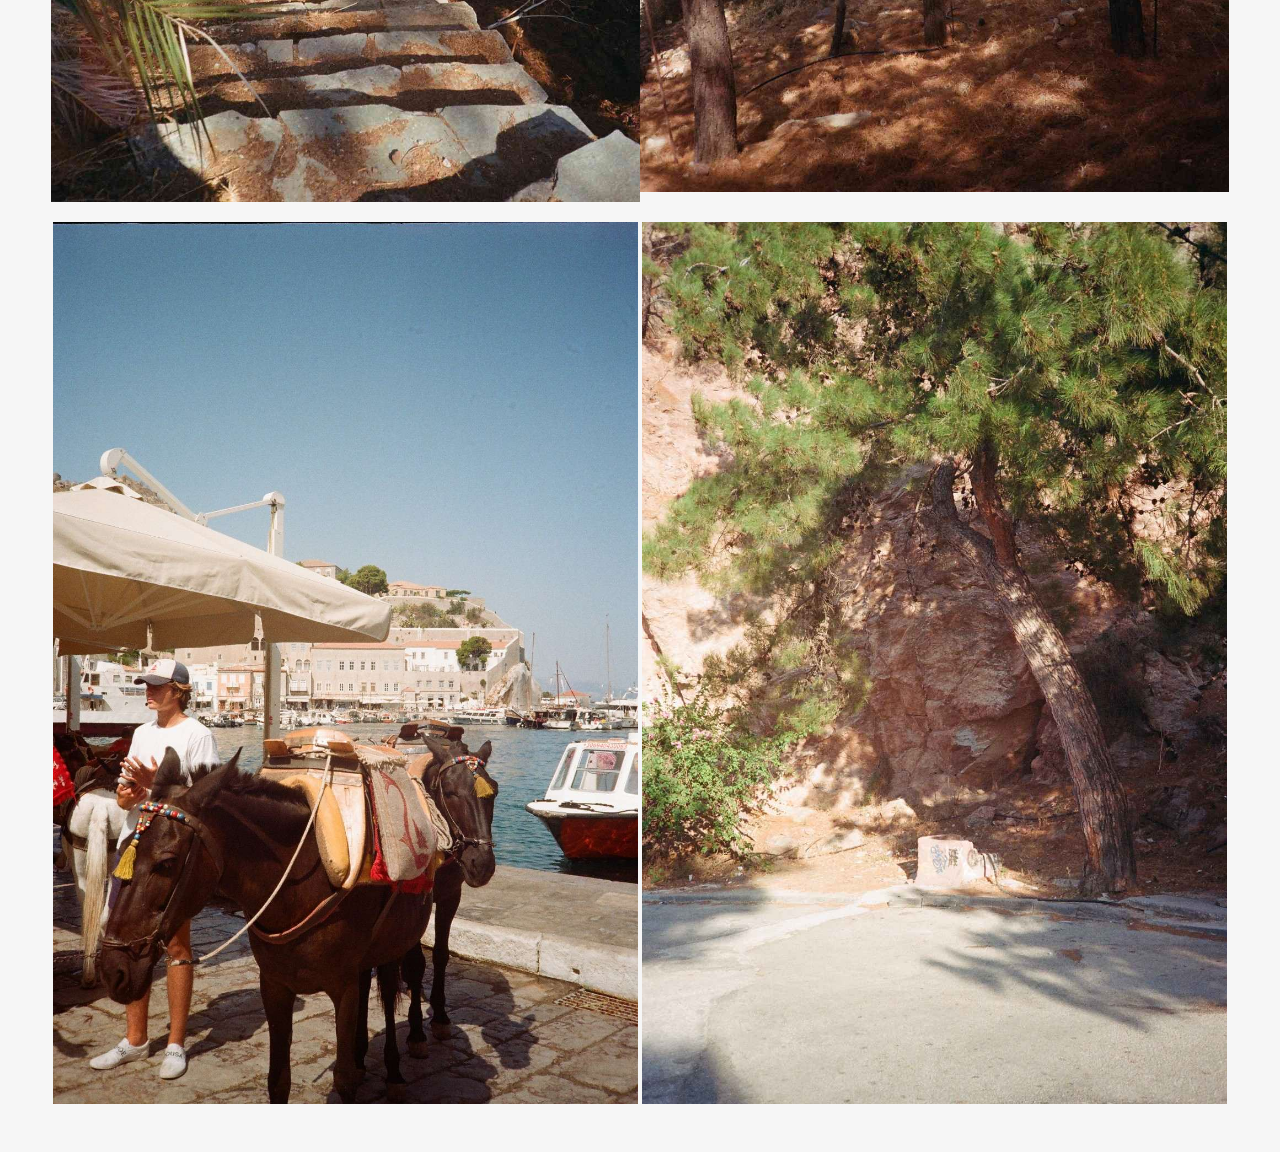
<file: artwork/photoNafplio.html>
<!doctype html>
<html lang="en">
  <head>
    <meta charset="UTF-8" />
    <meta name="viewport" content="width=device-width, initial-scale=1.0" />
    <title>Nafplio — Photography Collection</title>
    <link rel="stylesheet" href="../css/styles.css" />
    <link rel="stylesheet" href="../css/artwork.css" />
  </head>
  <body class="photography">
    <header>
      <nav class="navbar">
        <a href="../index.html" class="logo">
          <img src="../assets/images/landing/logo.png" alt="Home" />
        </a>
      </nav>
      <div class="header-right">
        <a href="photography.html" class="back-link">&#8592; back</a>
      </div>
    </header>
    <main class="artwork-page">
      <h1 class="visually-hidden">Nafplio Collection</h1>
      <section class="gallery">
        <div class="row">
          <img
            src="../assets/images/artwork/photography/nafplio/n-1s.jpeg"
            alt="n-1s"
          /><img
            src="../assets/images/artwork/photography/nafplio/n-2s.jpeg"
            alt="n-2s"
          />
        </div>
        <div class="row">
          <img
            src="../assets/images/artwork/photography/nafplio/n-3s.jpeg"
            alt="n-3s"
          /><img
            src="../assets/images/artwork/photography/nafplio/n-4s.jpeg"
            alt="n4s"
          />
        </div>
        <div class="row">
          <img
            src="../assets/images/artwork/photography/nafplio/n-5s.jpeg"
            alt="n-5s"
          /><img
            src="../assets/images/artwork/photography/nafplio/n-6s.jpeg"
            alt="n-6s"
          />
        </div>
      </section>
    </main>
  </body>
</html>
</file>
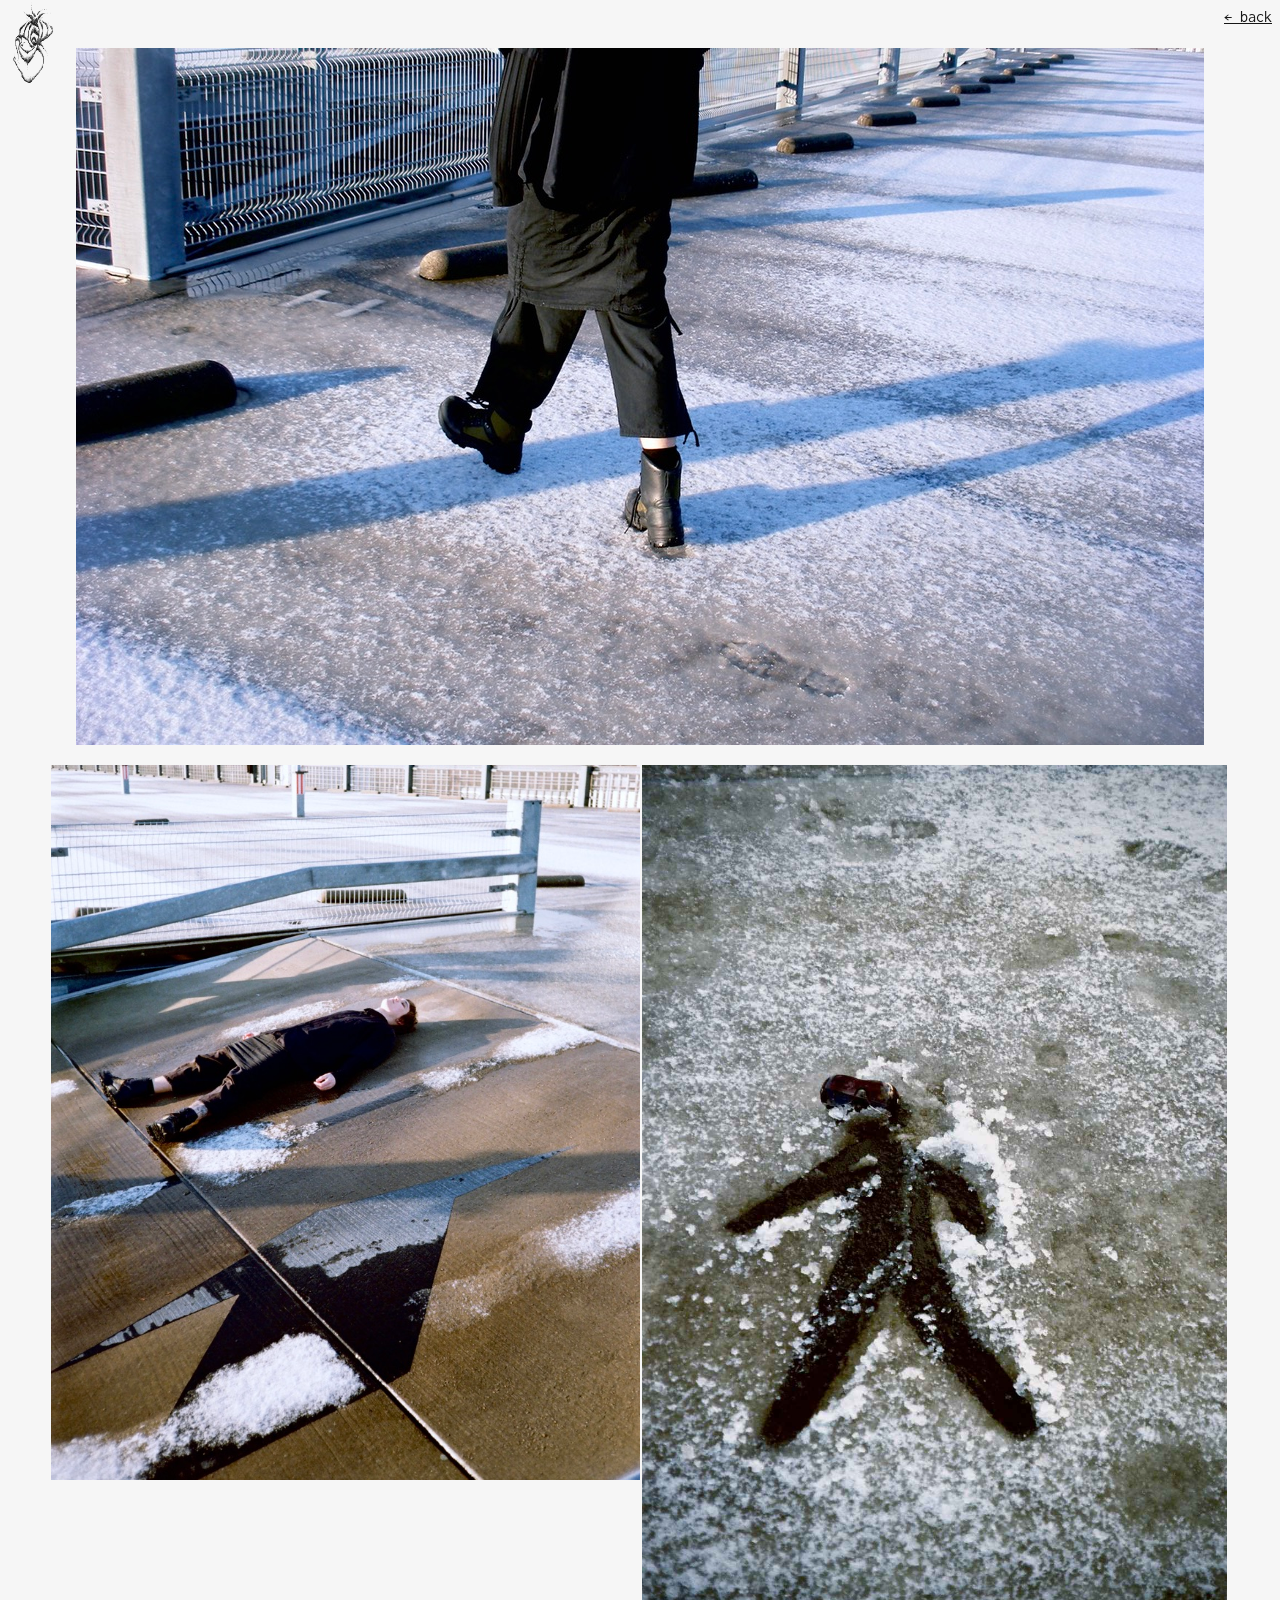
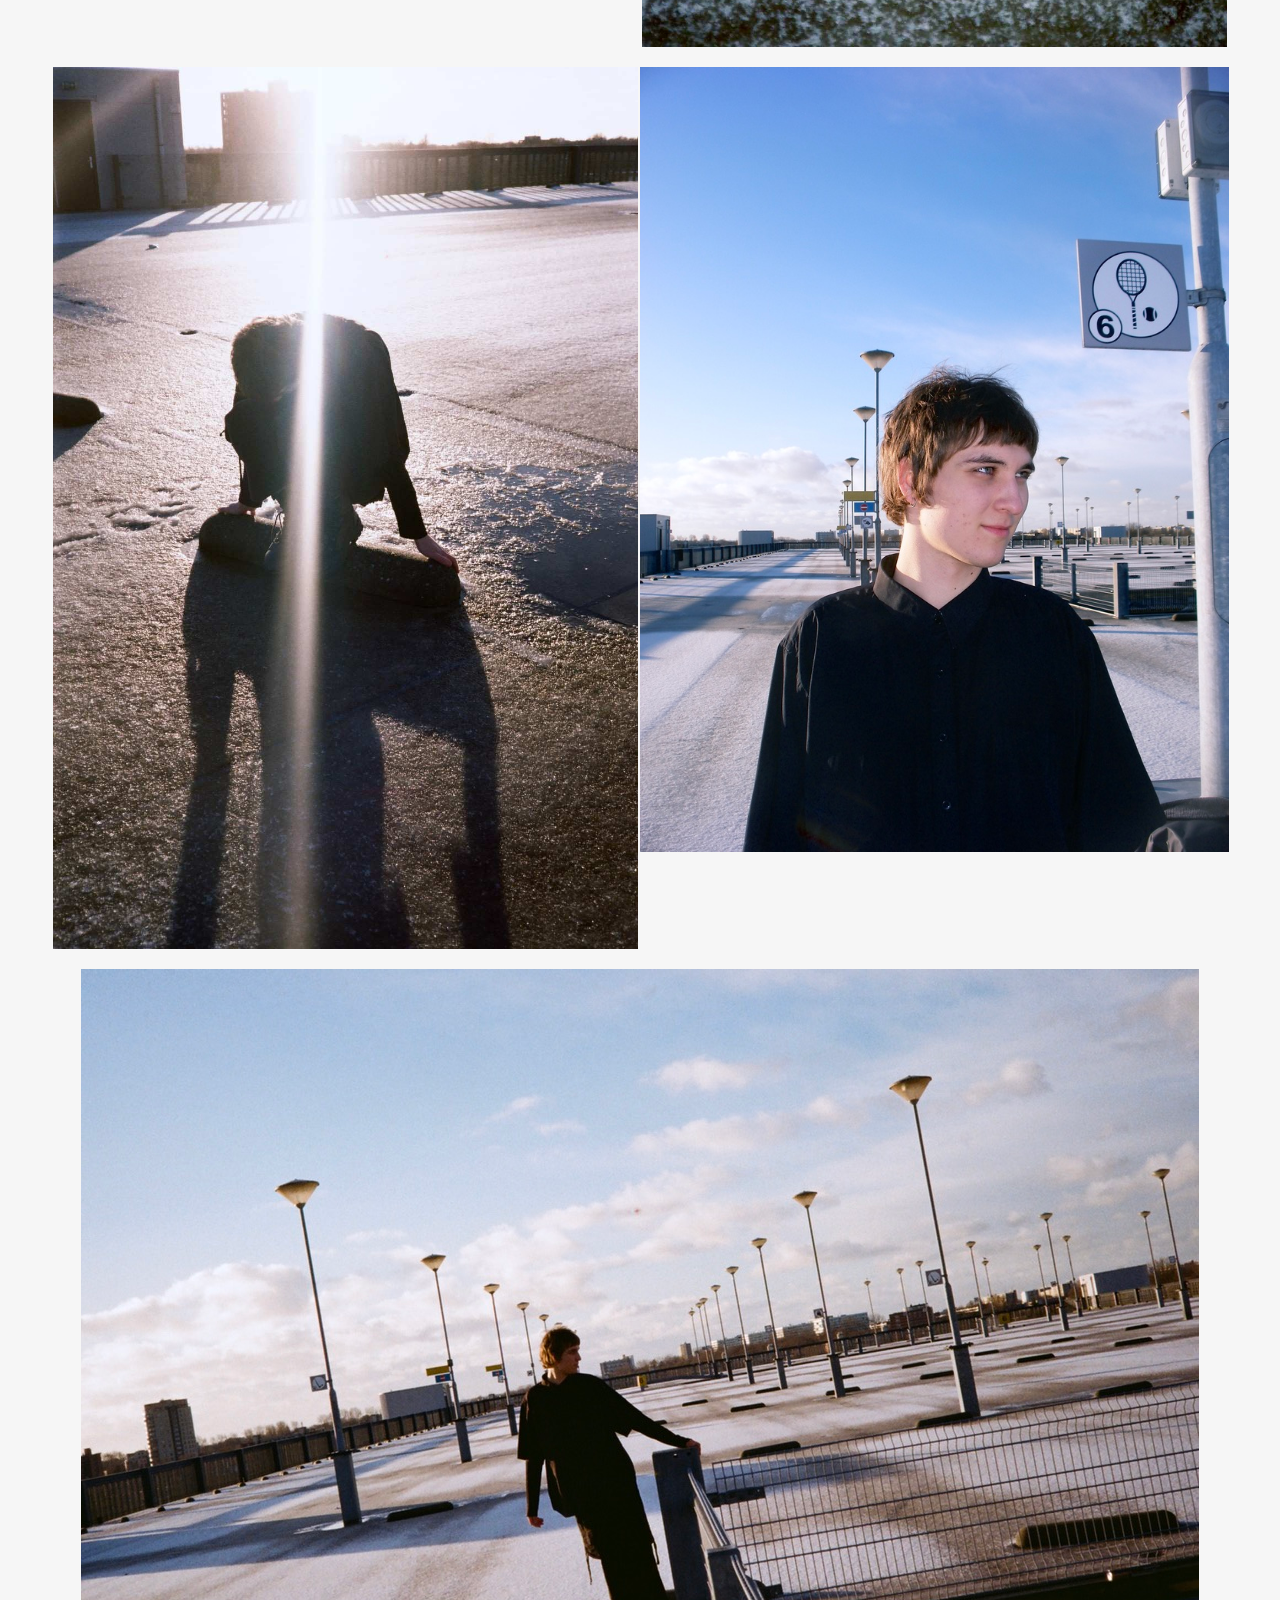
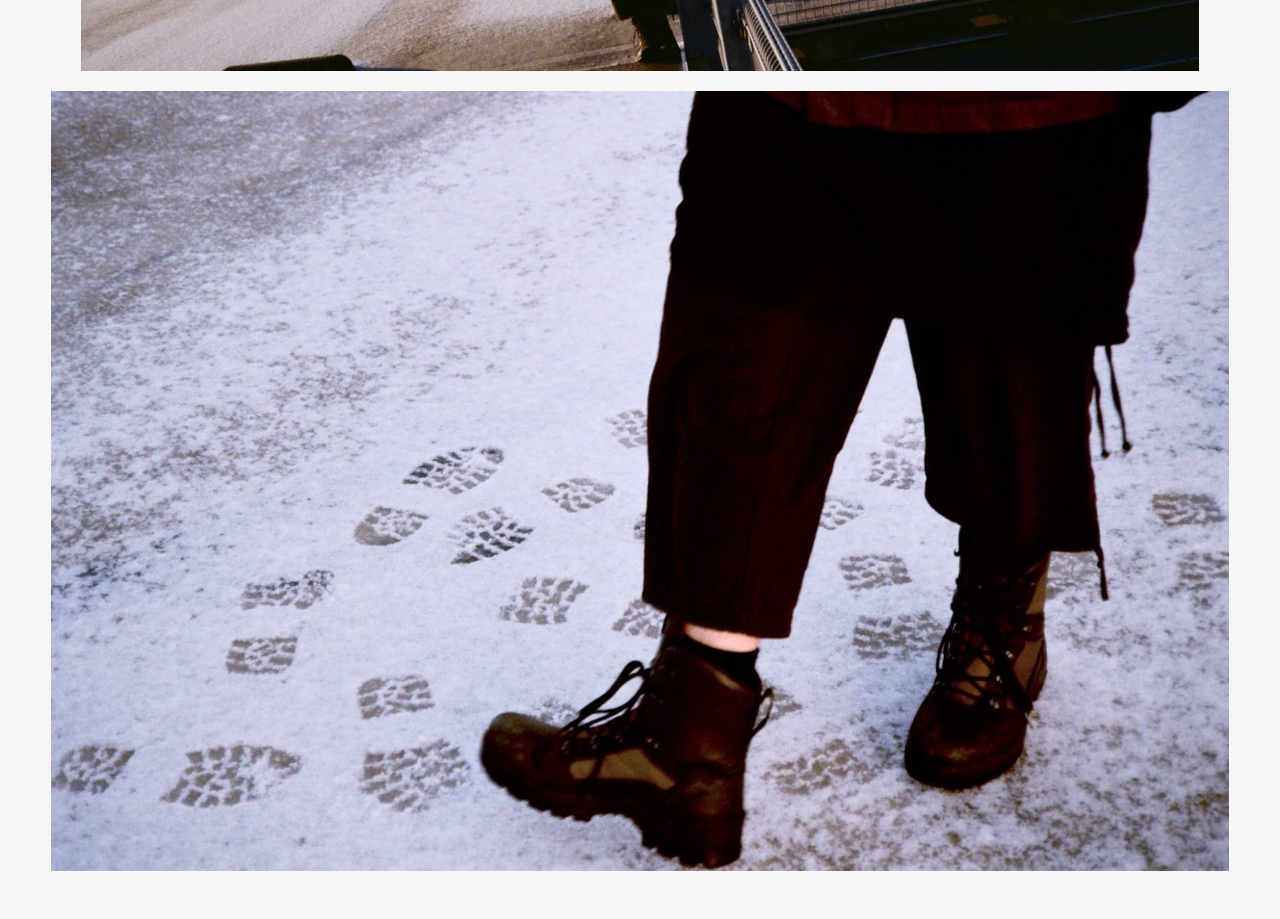
<file: artwork/photoPajja.html>
<!doctype html>
<html lang="en">
  <head>
    <meta charset="UTF-8" />
    <meta name="viewport" content="width=device-width, initial-scale=1.0" />
    <title>Pajja — Photography Collection</title>
    <link rel="stylesheet" href="../css/styles.css" />
    <link rel="stylesheet" href="../css/artwork.css" />
  </head>
  <body class="photography">
    <header>
      <nav class="navbar">
        <a href="../index.html" class="logo">
          <img src="../assets/images/landing/logo.png" alt="Home" />
        </a>
      </nav>
      <div class="header-right">
        <a href="photography.html" class="back-link">&#8592; back</a>
      </div>
    </header>
    <main class="artwork-page">
      <h1 class="visually-hidden">Pajja Collection</h1>
      <section class="gallery">
        <div class="row">
          <img
            class="full"
            src="../assets/images/artwork/photography/pajja/pj-1.jpeg"
            alt="pj-1"
          />
        </div>
        <div class="row">
          <img
            src="../assets/images/artwork/photography/pajja/pj-3.jpeg"
            alt="pj-3"
          /><img
            src="../assets/images/artwork/photography/pajja/pj-4s.jpeg"
            alt="pj-4s"
          />
        </div>
        <div class="row">
          <img
            src="../assets/images/artwork/photography/pajja/pj-5s.jpeg"
            alt="pj-5s"
          /><img
            src="../assets/images/artwork/photography/pajja/pj-6.jpeg"
            alt="pj-6"
          />
        </div>
        <div class="row">
          <img
            class="full"
            src="../assets/images/artwork/photography/pajja/pj-2.jpeg"
            alt="pj-2"
          />
        </div>
        <div class="row">
          <img
            class="full"
            src="../assets/images/artwork/photography/pajja/pj-7s.jpeg"
            alt="pj-7s"
          />
        </div>
      </section>
    </main>
  </body>
</html>
</file>
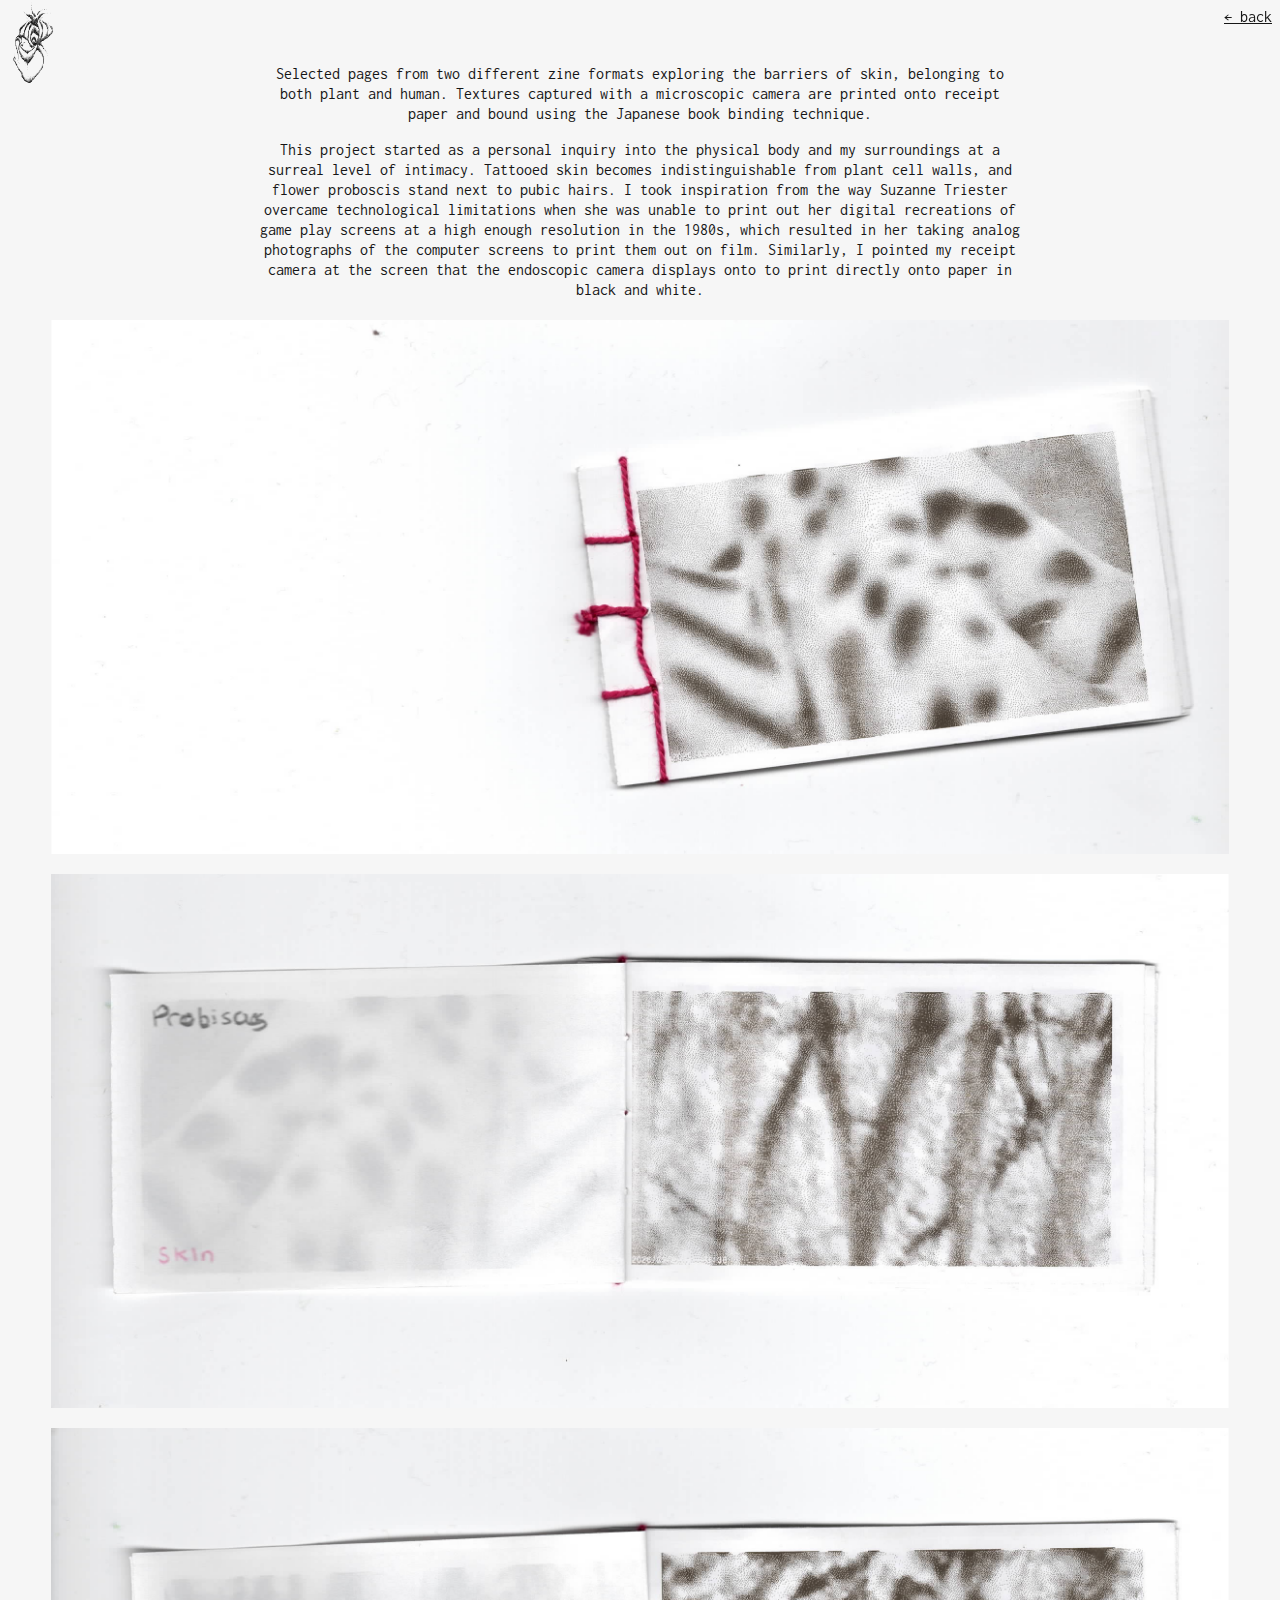
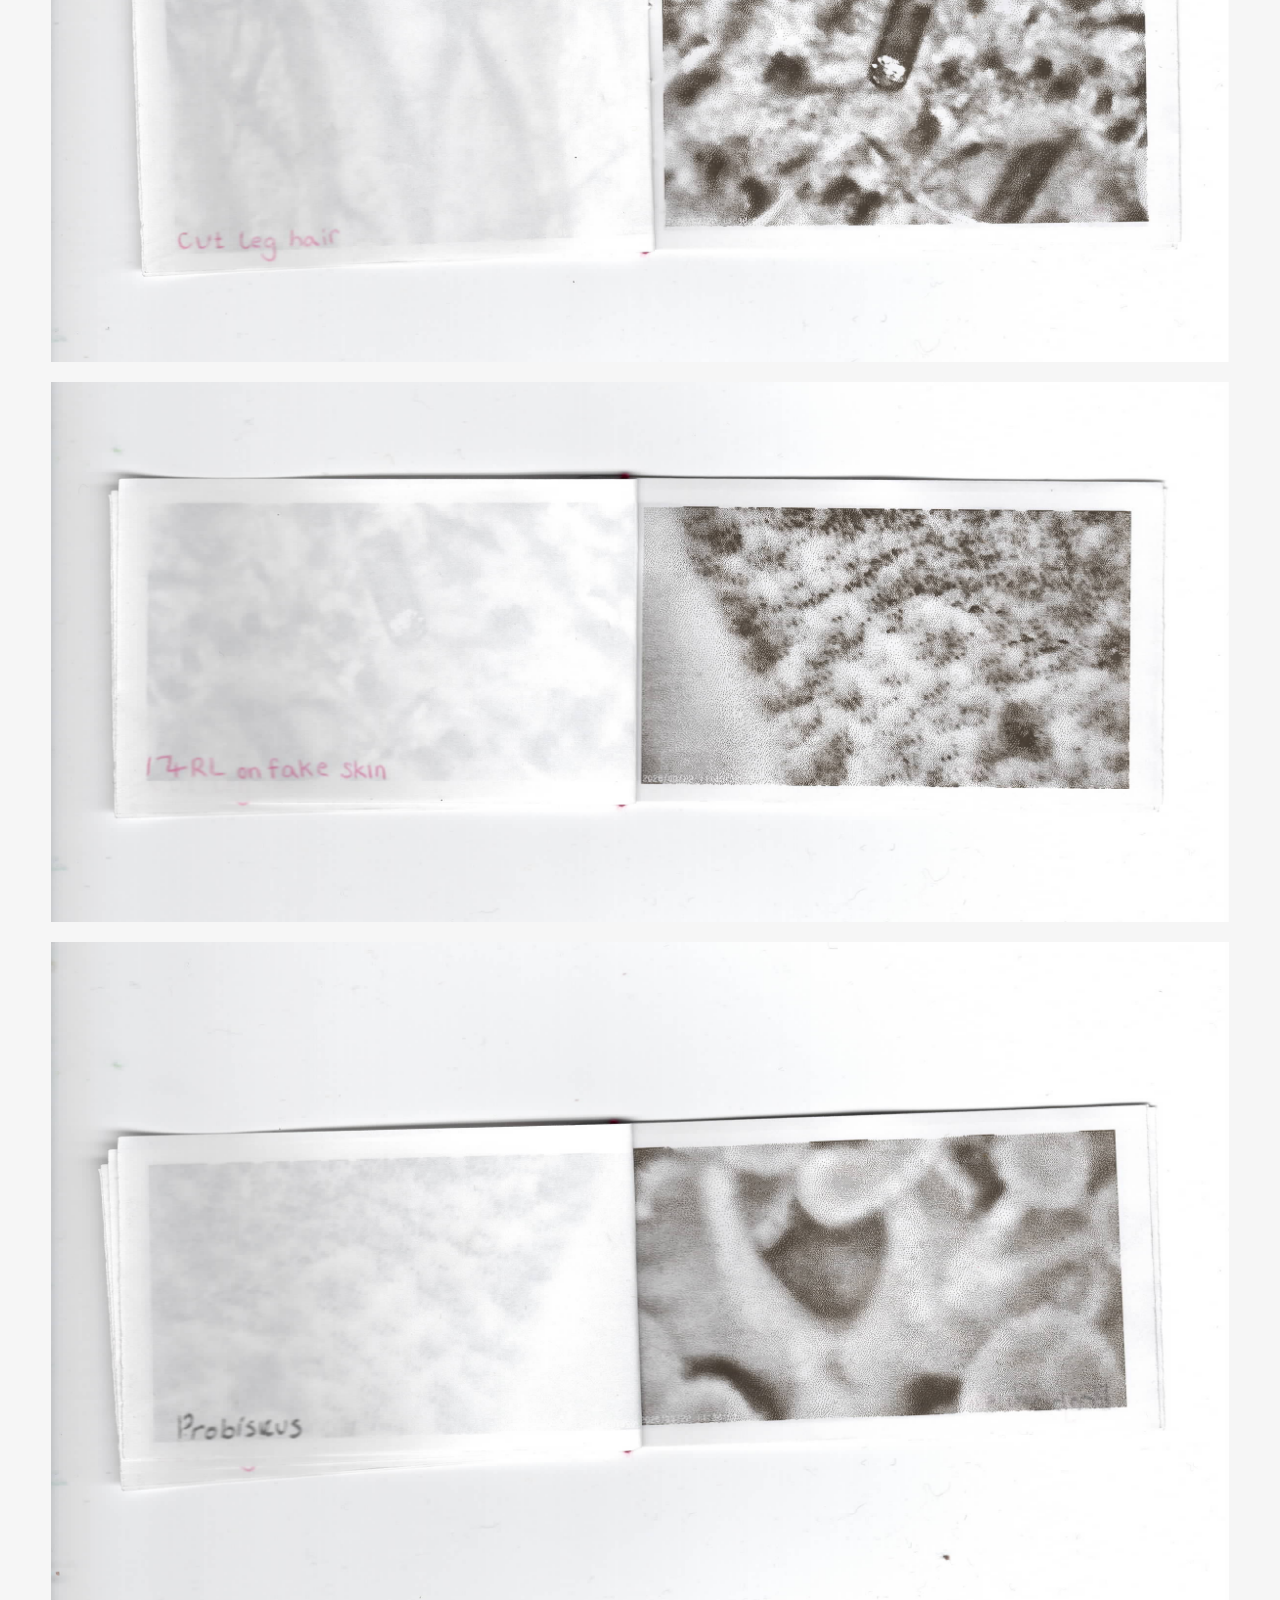
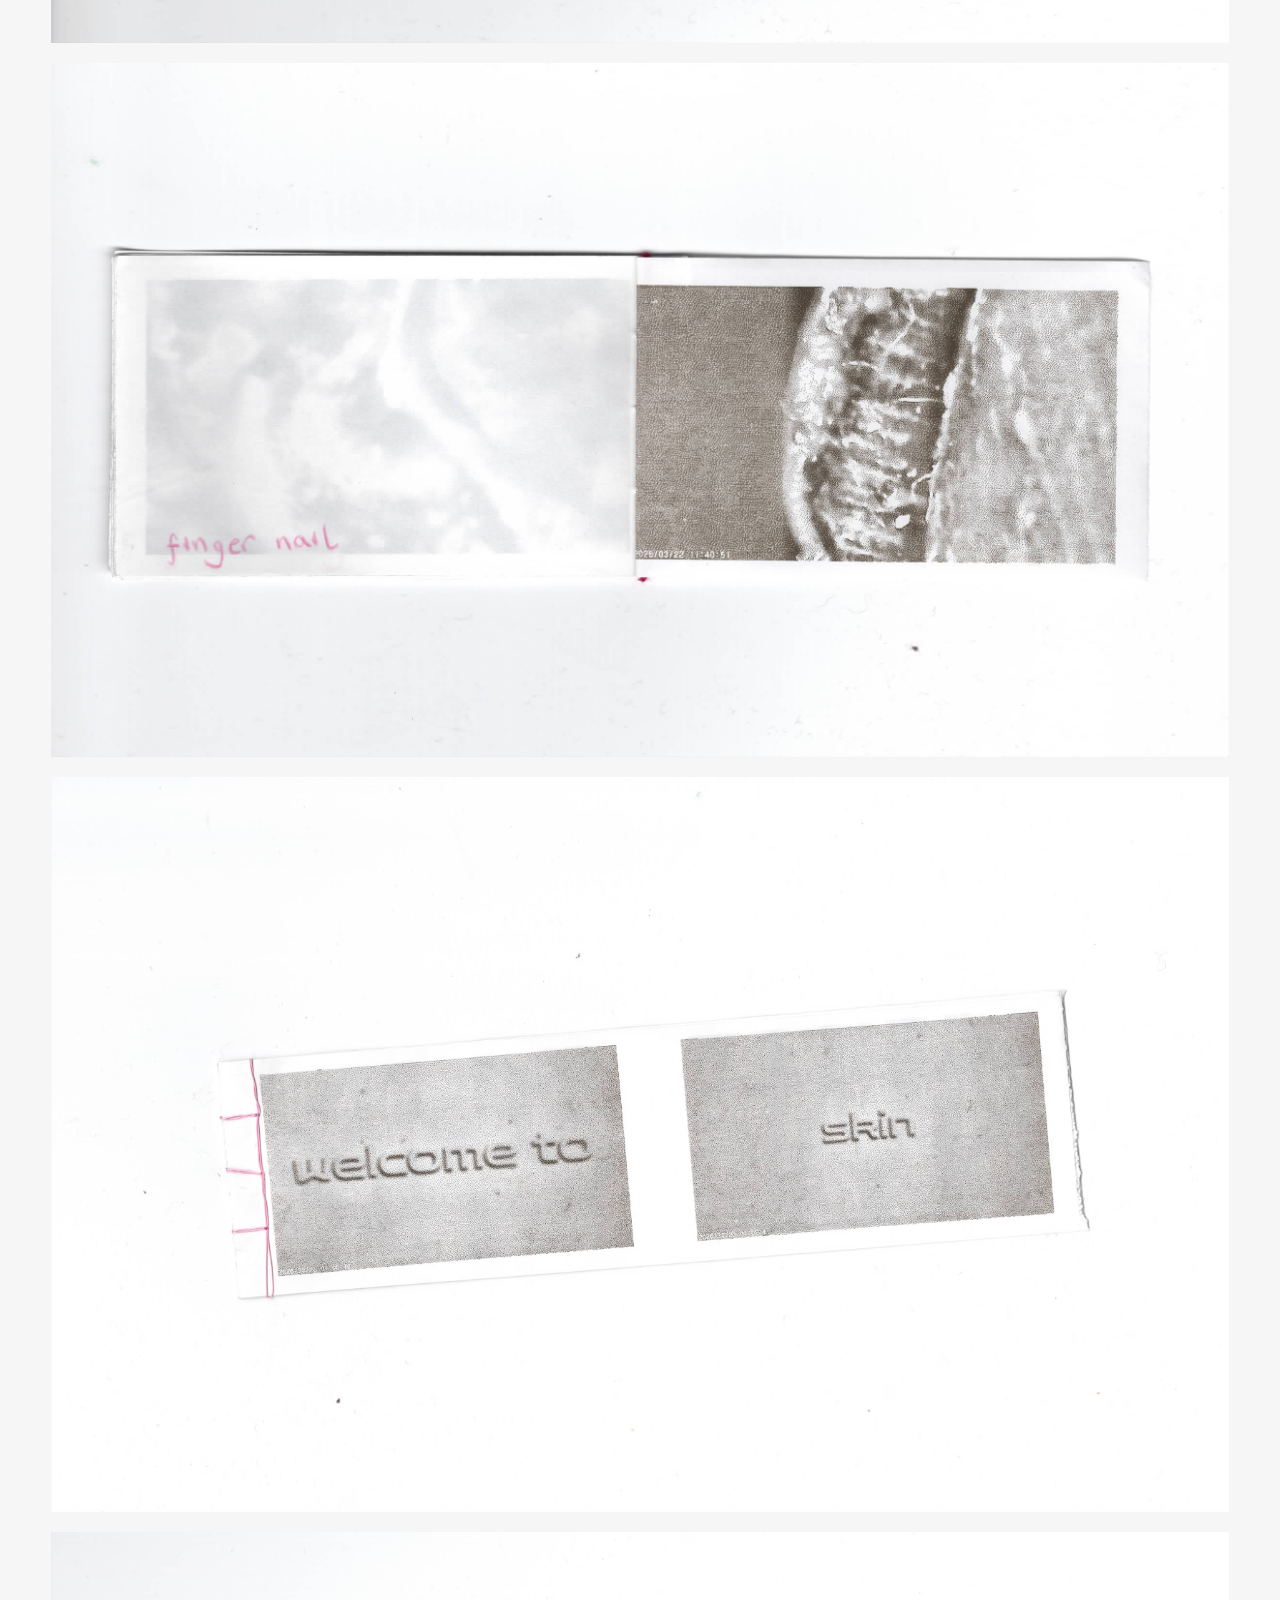
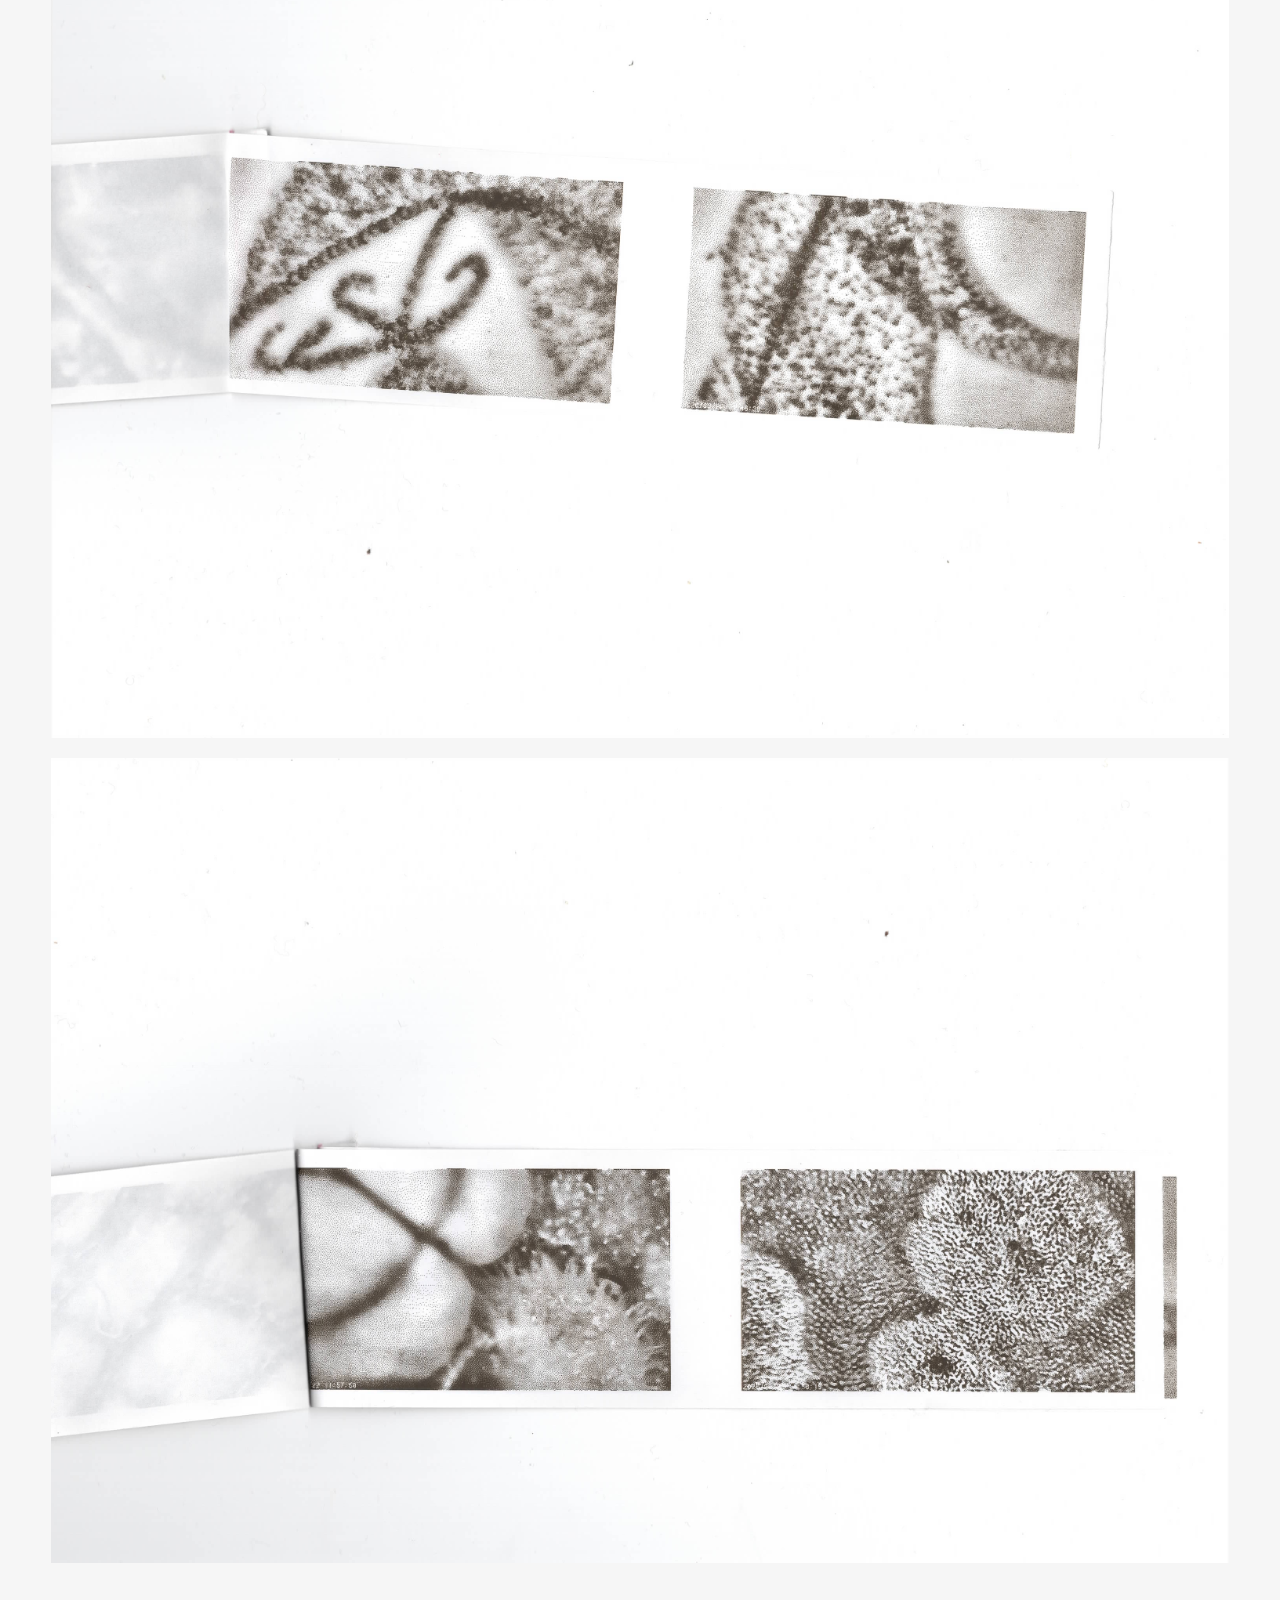
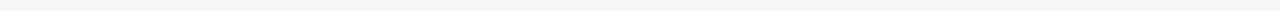
<file: artwork/photoSkin.html>
<!doctype html>
<html lang="en">
  <head>
    <meta charset="UTF-8" />
    <meta name="viewport" content="width=device-width, initial-scale=1.0" />
    <title>Skin — Photography Collection</title>
    <link rel="stylesheet" href="../css/styles.css" />
    <link rel="stylesheet" href="../css/artwork.css" />
  </head>
  <body class="photography">
    <header>
      <nav class="navbar">
        <a href="../index.html" class="logo">
          <img src="../assets/images/landing/logo.png" alt="Home" />
        </a>
      </nav>
      <div class="header-right">
        <a href="photography.html" class="back-link">&#8592; back</a>
      </div>
    </header>
    <main class="artwork-page">
      <h1 class="visually-hidden">Skin Collection</h1>
      <section class="gallery">
        <div class="moving-image-description">
          <p>
            Selected pages from two different zine formats exploring the
            barriers of skin, belonging to both plant and human. Textures
            captured with a microscopic camera are printed onto receipt paper
            and bound using the Japanese book binding technique.
          </p>
          <p>
            This project started as a personal inquiry into the physical body
            and my surroundings at a surreal level of intimacy. Tattooed skin
            becomes indistinguishable from plant cell walls, and flower
            proboscis stand next to pubic hairs. I took inspiration from the way
            Suzanne Triester overcame technological limitations when she was
            unable to print out her digital recreations of game play screens at
            a high enough resolution in the 1980s, which resulted in her taking
            analog photographs of the computer screens to print them out on
            film. Similarly, I pointed my receipt camera at the screen that the
            endoscopic camera displays onto to print directly onto paper in
            black and white.
          </p>
        </div>
        <div class="row">
          <img
            class="full"
            src="../assets/images/artwork/photography/skin/probicus-1.jpeg"
            alt="probicus-1"
          />
        </div>
        <div class="row">
          <img
            class="full"
            src="../assets/images/artwork/photography/skin/probicus-2s.jpg"
            alt="probicus-2s"
          />
        </div>
        <div class="row">
          <img
            class="full"
            src="../assets/images/artwork/photography/skin/probicus-3.jpeg"
            alt="probicus-3"
          />
        </div>
        <div class="row">
          <img
            class="full"
            src="../assets/images/artwork/photography/skin/probicus-4.jpeg"
            alt="probicus-4"
          />
        </div>
        <div class="row">
          <img
            class="full"
            src="../assets/images/artwork/photography/skin/probicus-5.jpeg"
            alt="probicus-5"
          />
        </div>
        <div class="row">
          <img
            class="full"
            src="../assets/images/artwork/photography/skin/probicus-6.jpeg"
            alt="probicus-6"
          />
        </div>
        <div class="row">
          <img
            class="full"
            src="../assets/images/artwork/photography/skin/probicus-7.jpeg"
            alt="probicus-7"
          />
        </div>
        <div class="row">
          <img
            class="full"
            src="../assets/images/artwork/photography/skin/probicus-8.jpeg"
            alt="probicus-8"
          />
        </div>
        <div class="row">
          <img
            class="full"
            src="../assets/images/artwork/photography/skin/probicus-9.jpeg"
            alt="probicus-9"
          />
        </div>
      </section>
    </main>
  </body>
</html>
</file>
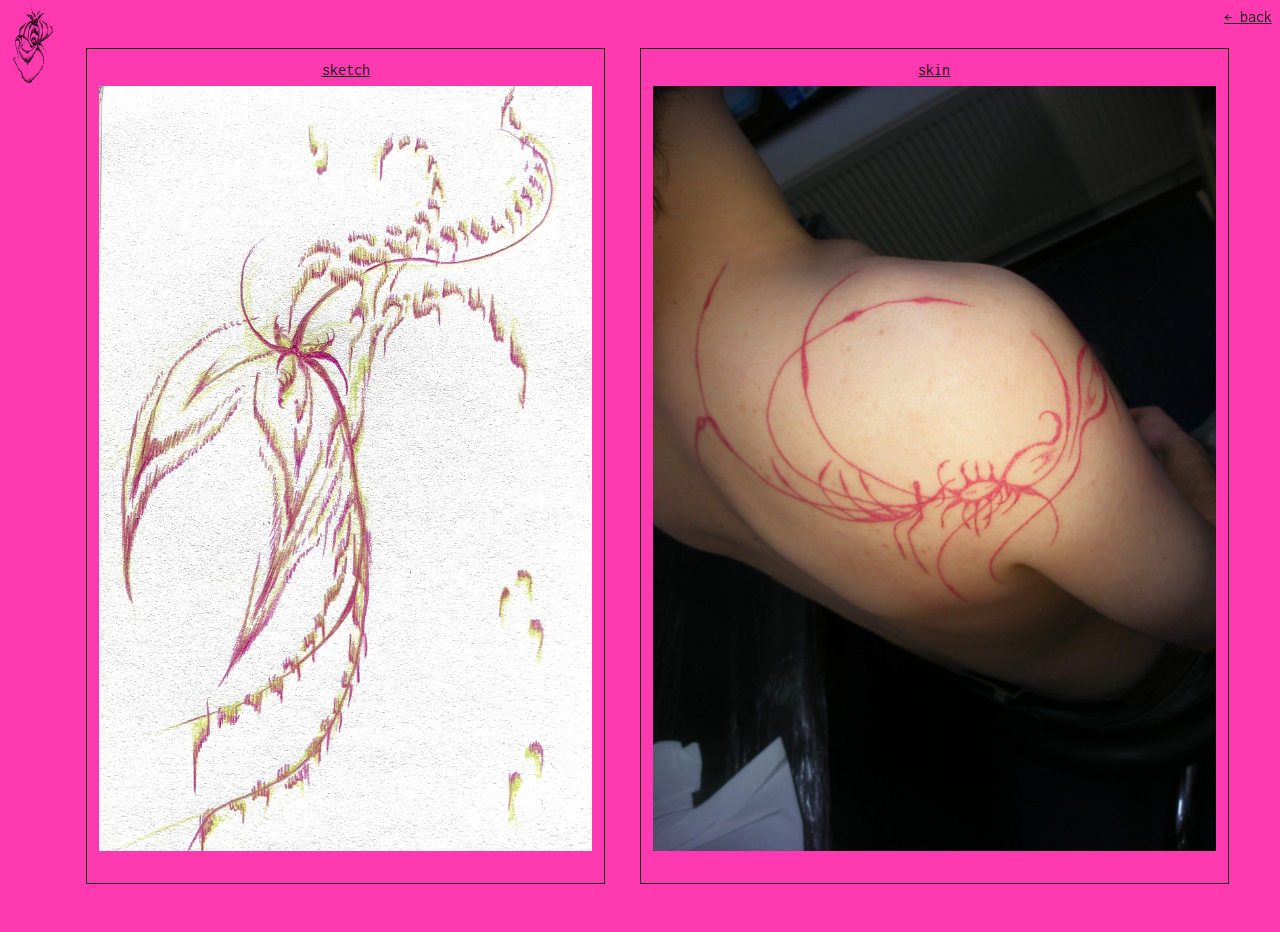
<file: artwork/tattoos.html>
<!doctype html>
<html lang="en">
  <head>
    <meta charset="UTF-8" />
    <meta name="viewport" content="width=device-width, initial-scale=1.0" />
    <meta
      name="description"
      content="Tattoo works by El Sorab (Laila Sorabji). Choose Sketch flash or Skin placements."
    />
    <title>tattoos — laila sorabji</title>

    <link rel="stylesheet" href="../css/styles.css" />
    <link rel="stylesheet" href="../css/artwork.css" />

    <link rel="apple-touch-icon" sizes="180x180" href="/apple-touch-icon.png" />
    <link rel="icon" type="image/png" sizes="32x32" href="/favicon-32x32.png" />
    <link rel="icon" type="image/png" sizes="16x16" href="/favicon-16x16.png" />
    <link rel="manifest" href="/site.webmanifest" />
  </head>
  <body class="tattoos">
    <header>
      <nav class="navbar">
        <a href="../index.html" class="logo">
          <img src="../assets/images/landing/logo.png" alt="Home" />
        </a>
      </nav>
      <div class="header-right">
        <a href="../index.html" class="back-link">&#8592; back</a>
      </div>
    </header>

    <main class="artwork-page">
      <h1 class="visually-hidden">Tattoos — El Sorab</h1>

      <section class="gallery preview">
        <div class="row two">
          <a class="preview-card" href="./tattoosSketch.html">
            <p class="preview-label">sketch</p>
            <img
              class="preview-image"
              src="../assets/images/artwork/tattoos/sketch/flash-4.jpg"
              alt="sketch preview: flash-4"
              loading="lazy"
            />
          </a>
          <a class="preview-card" href="./tattoosSkin.html">
            <p class="preview-label">skin</p>
            <img
              class="preview-image"
              src="../assets/images/artwork/tattoos/skin/skin-17s.JPG"
              alt="skin preview: skin-17"
              loading="lazy"
            />
          </a>
        </div>
      </section>
    </main>
  </body>
</html>
</file>
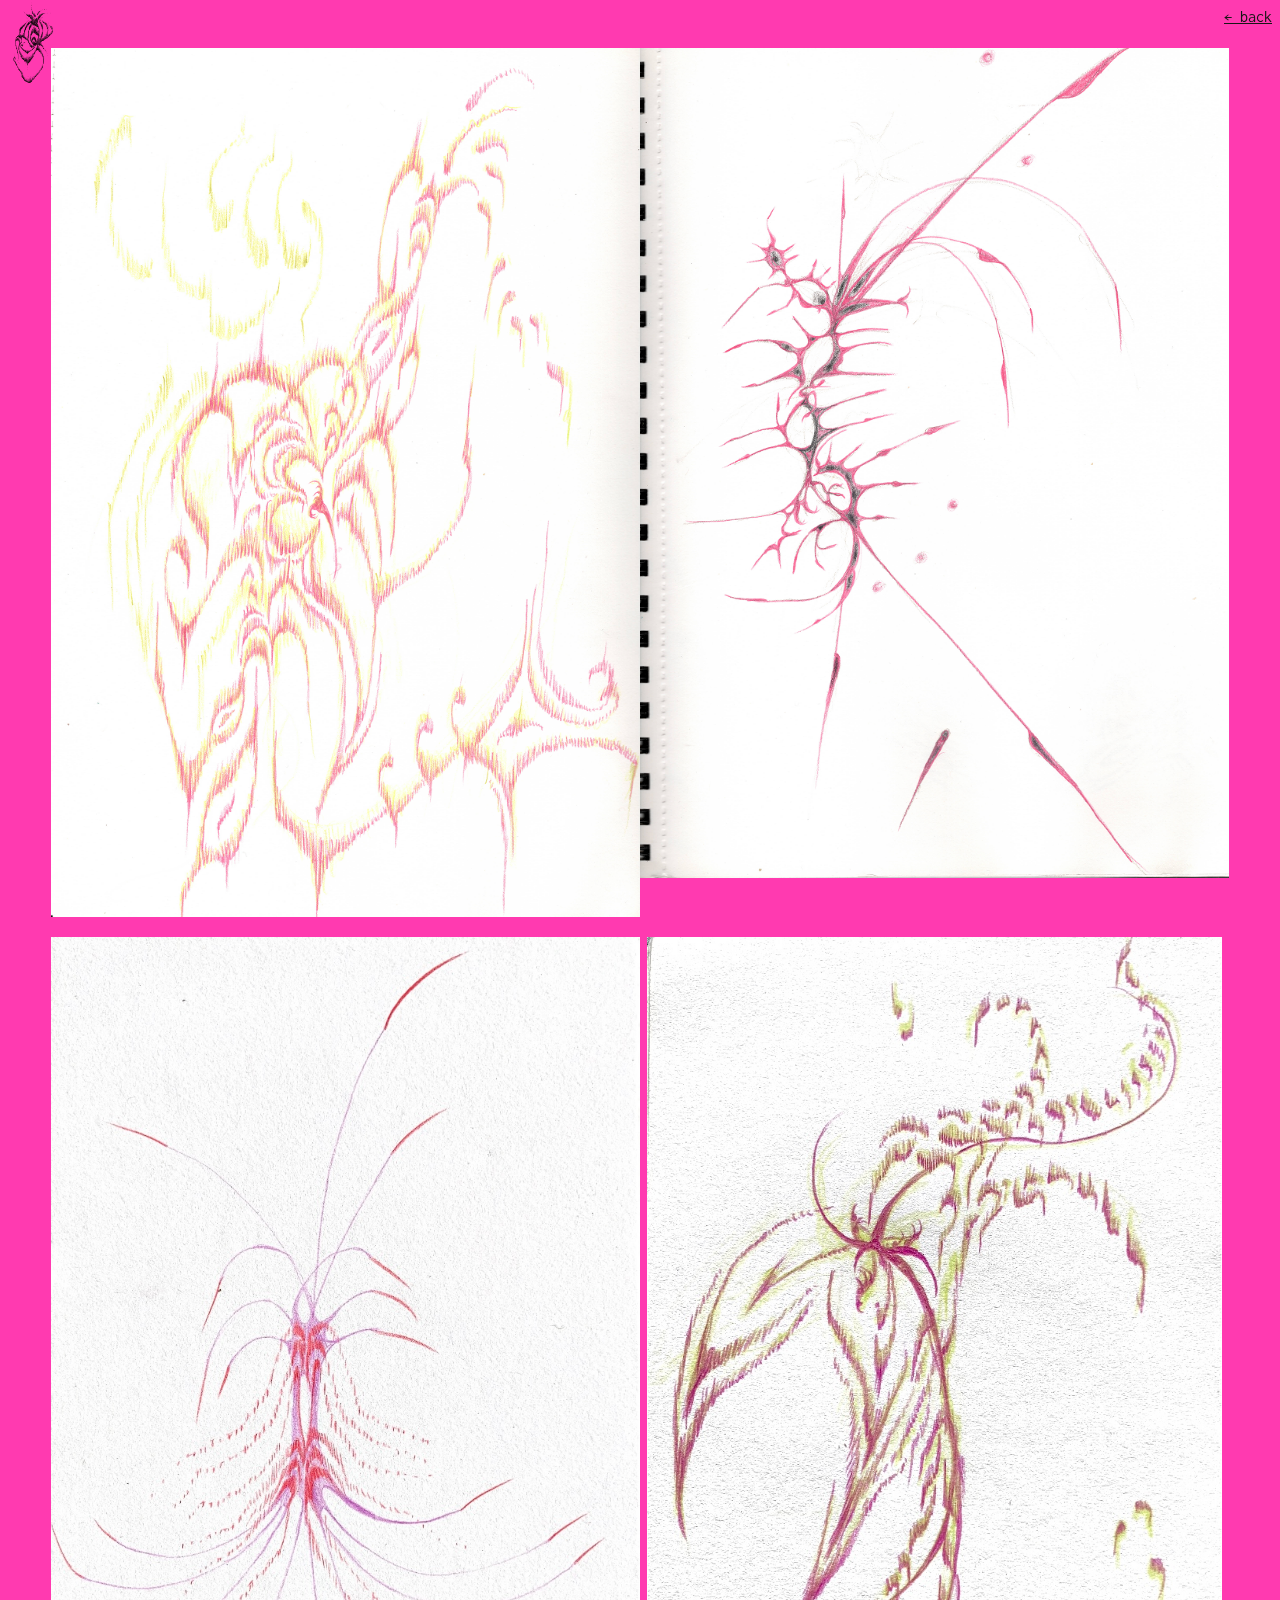
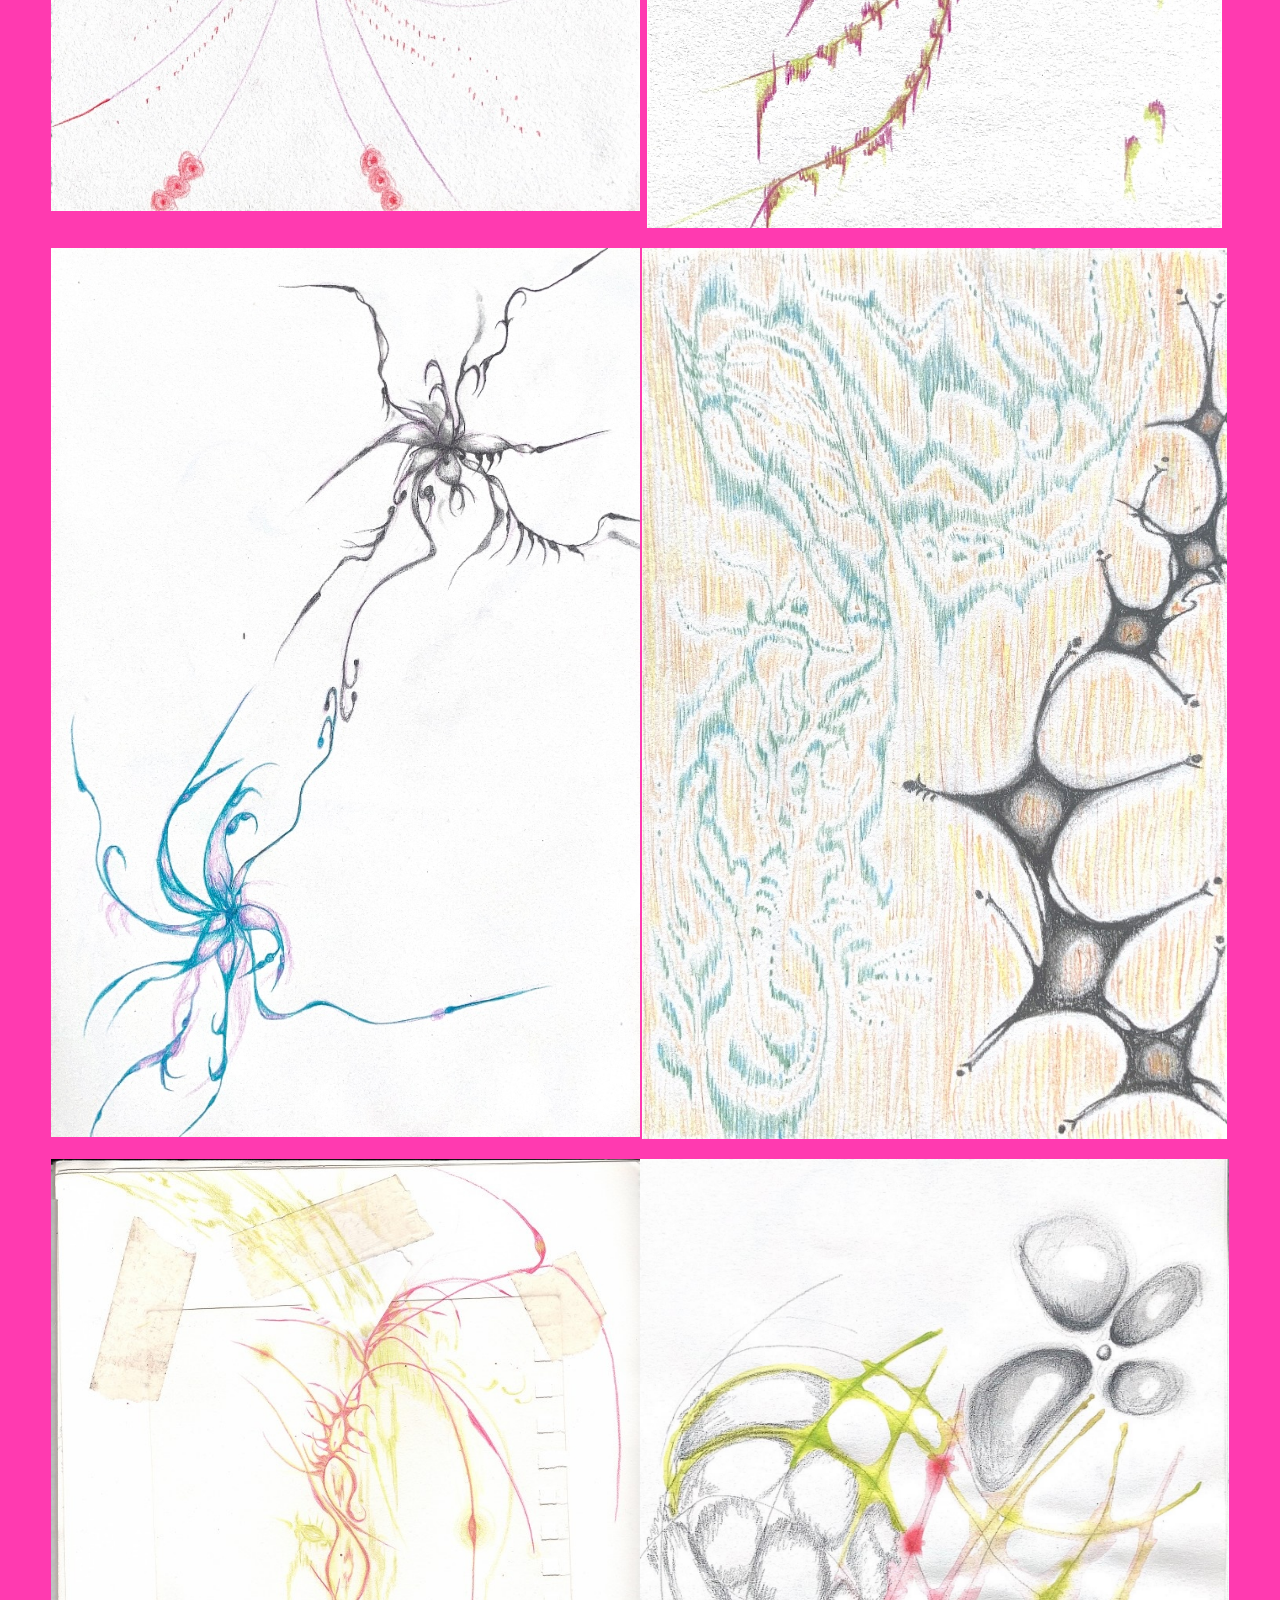
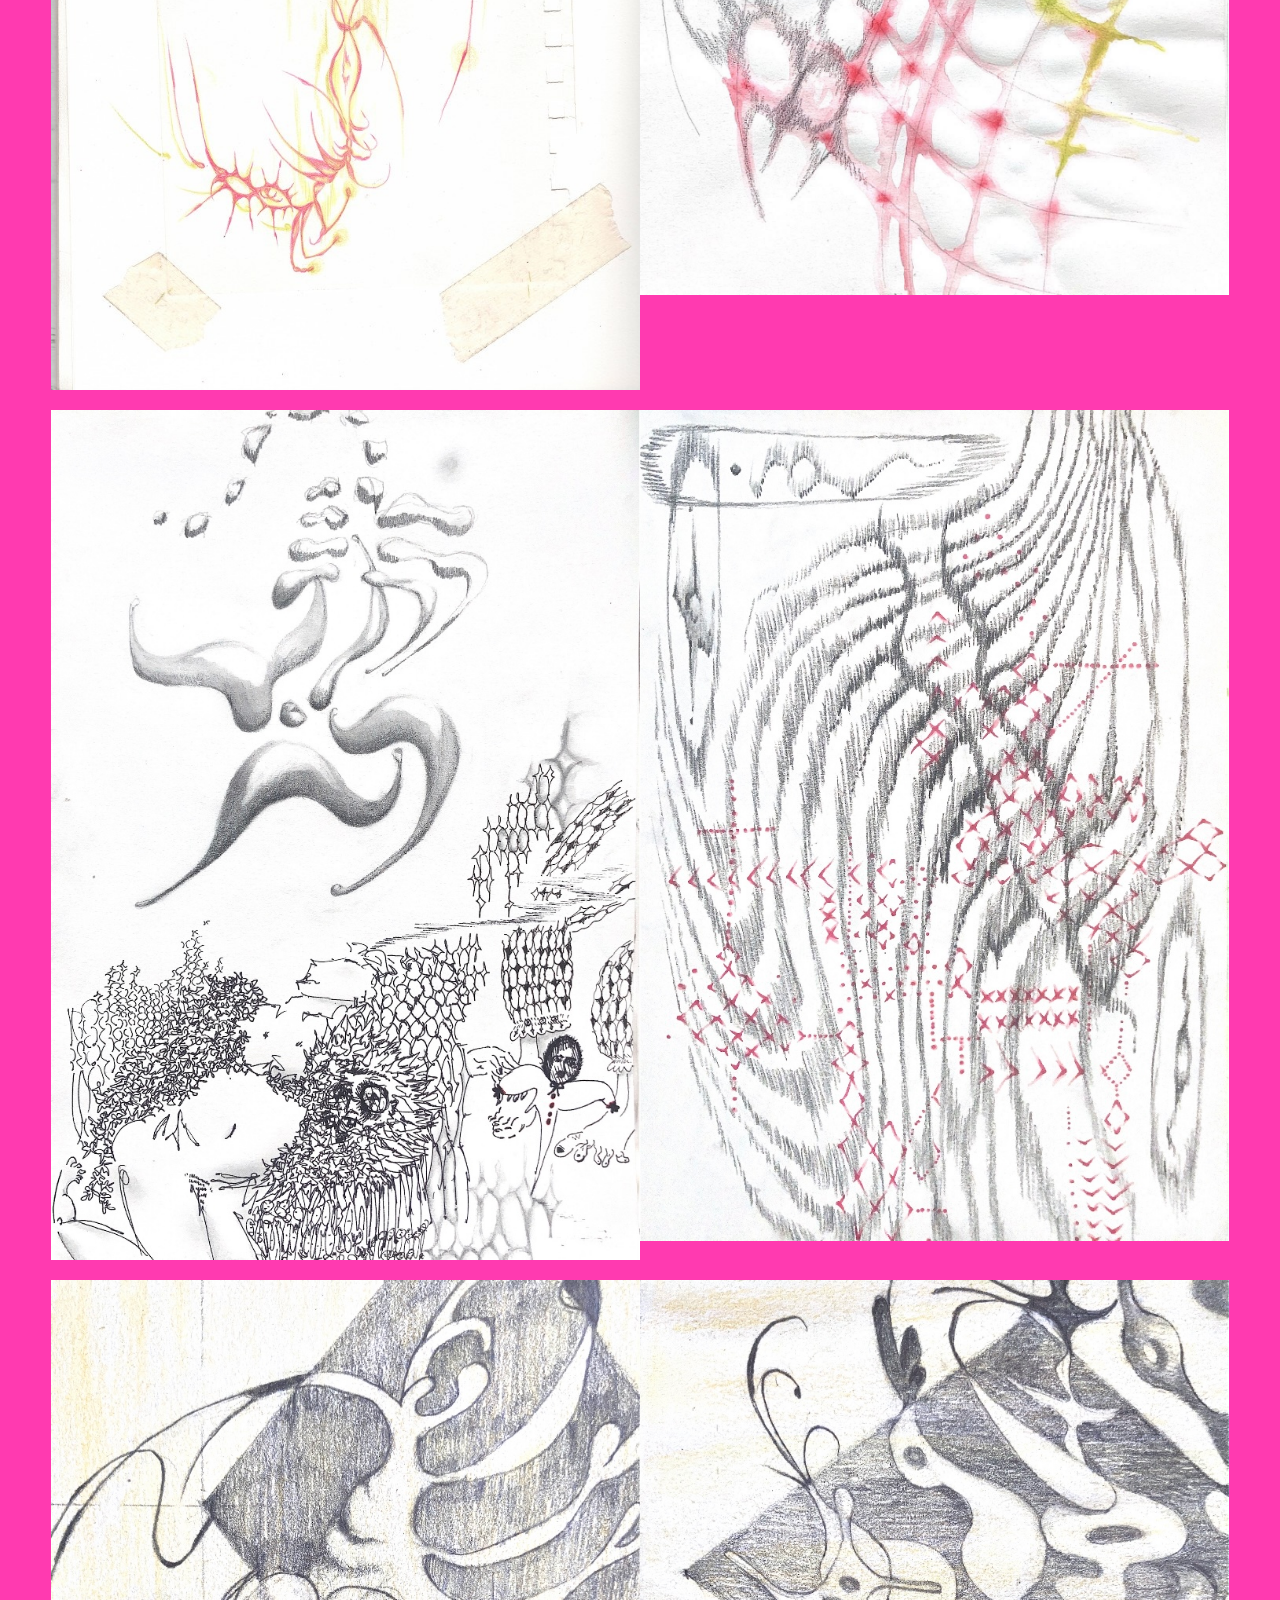
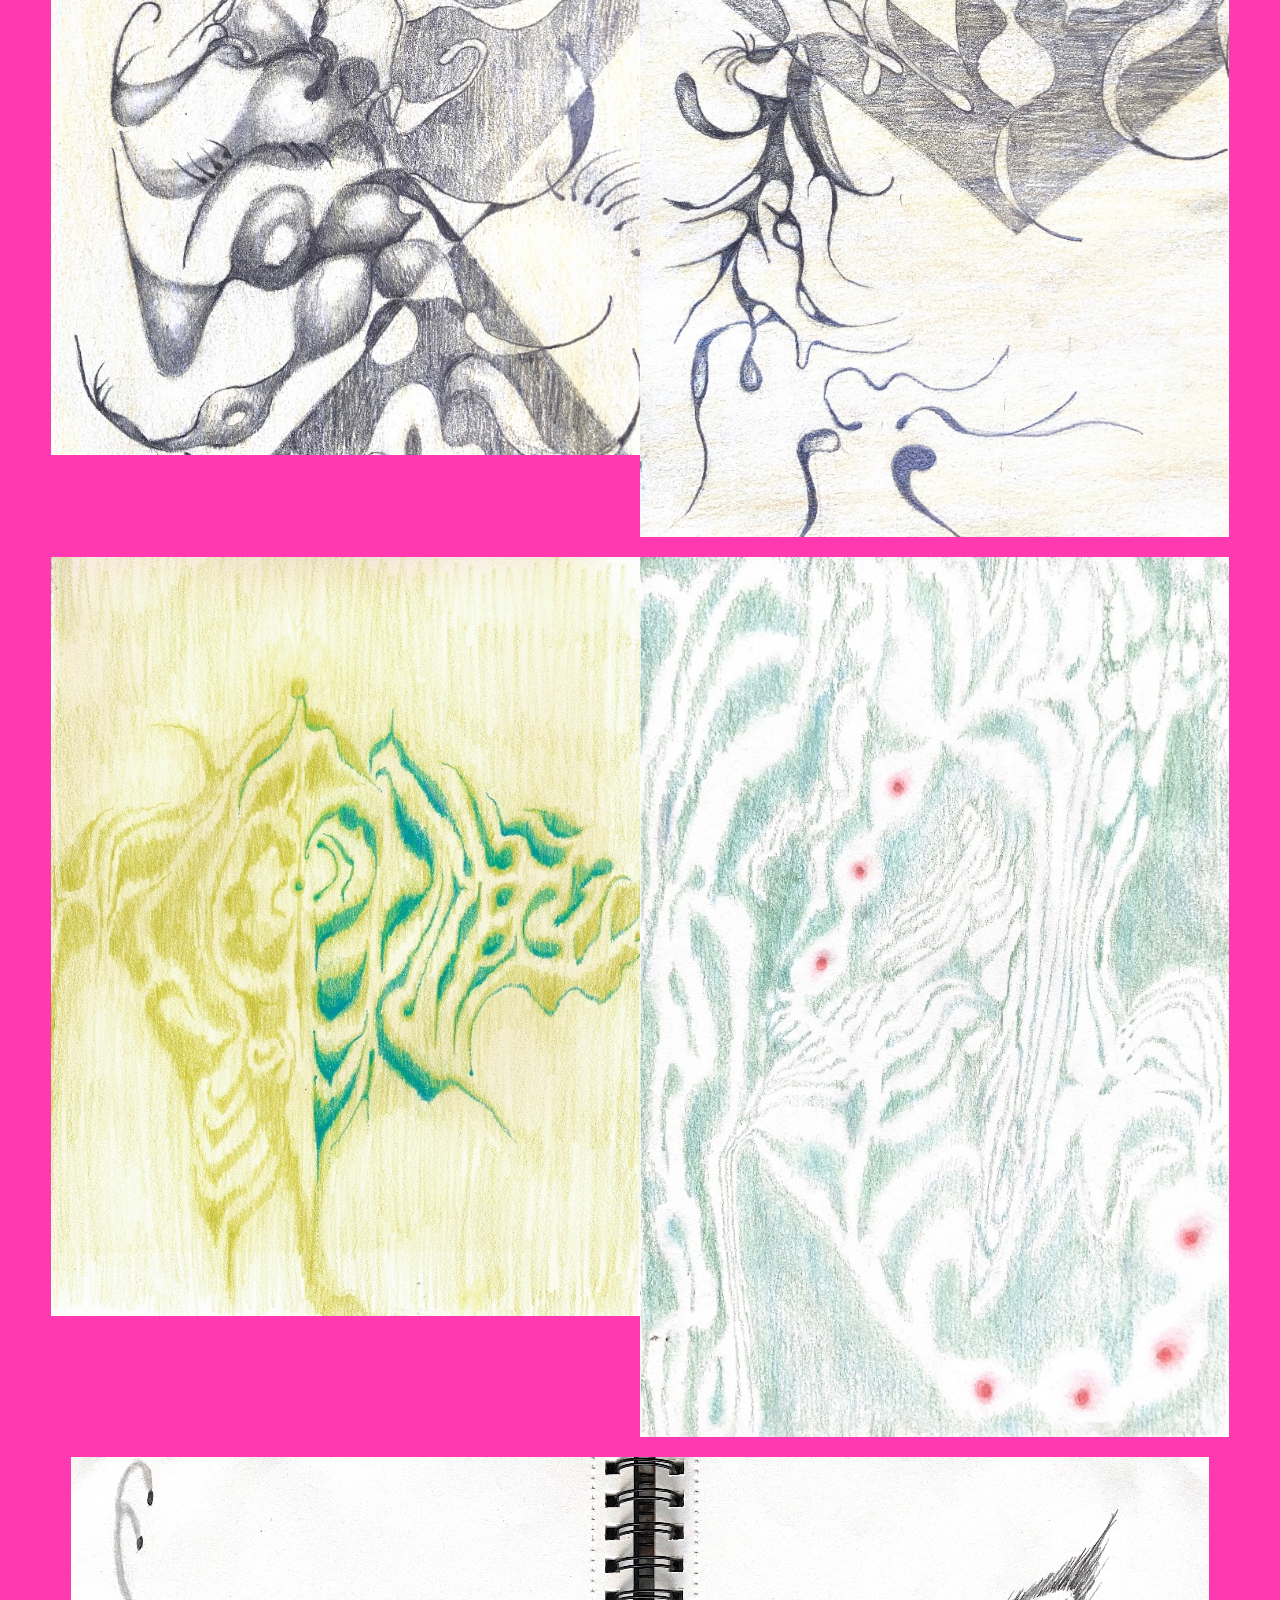
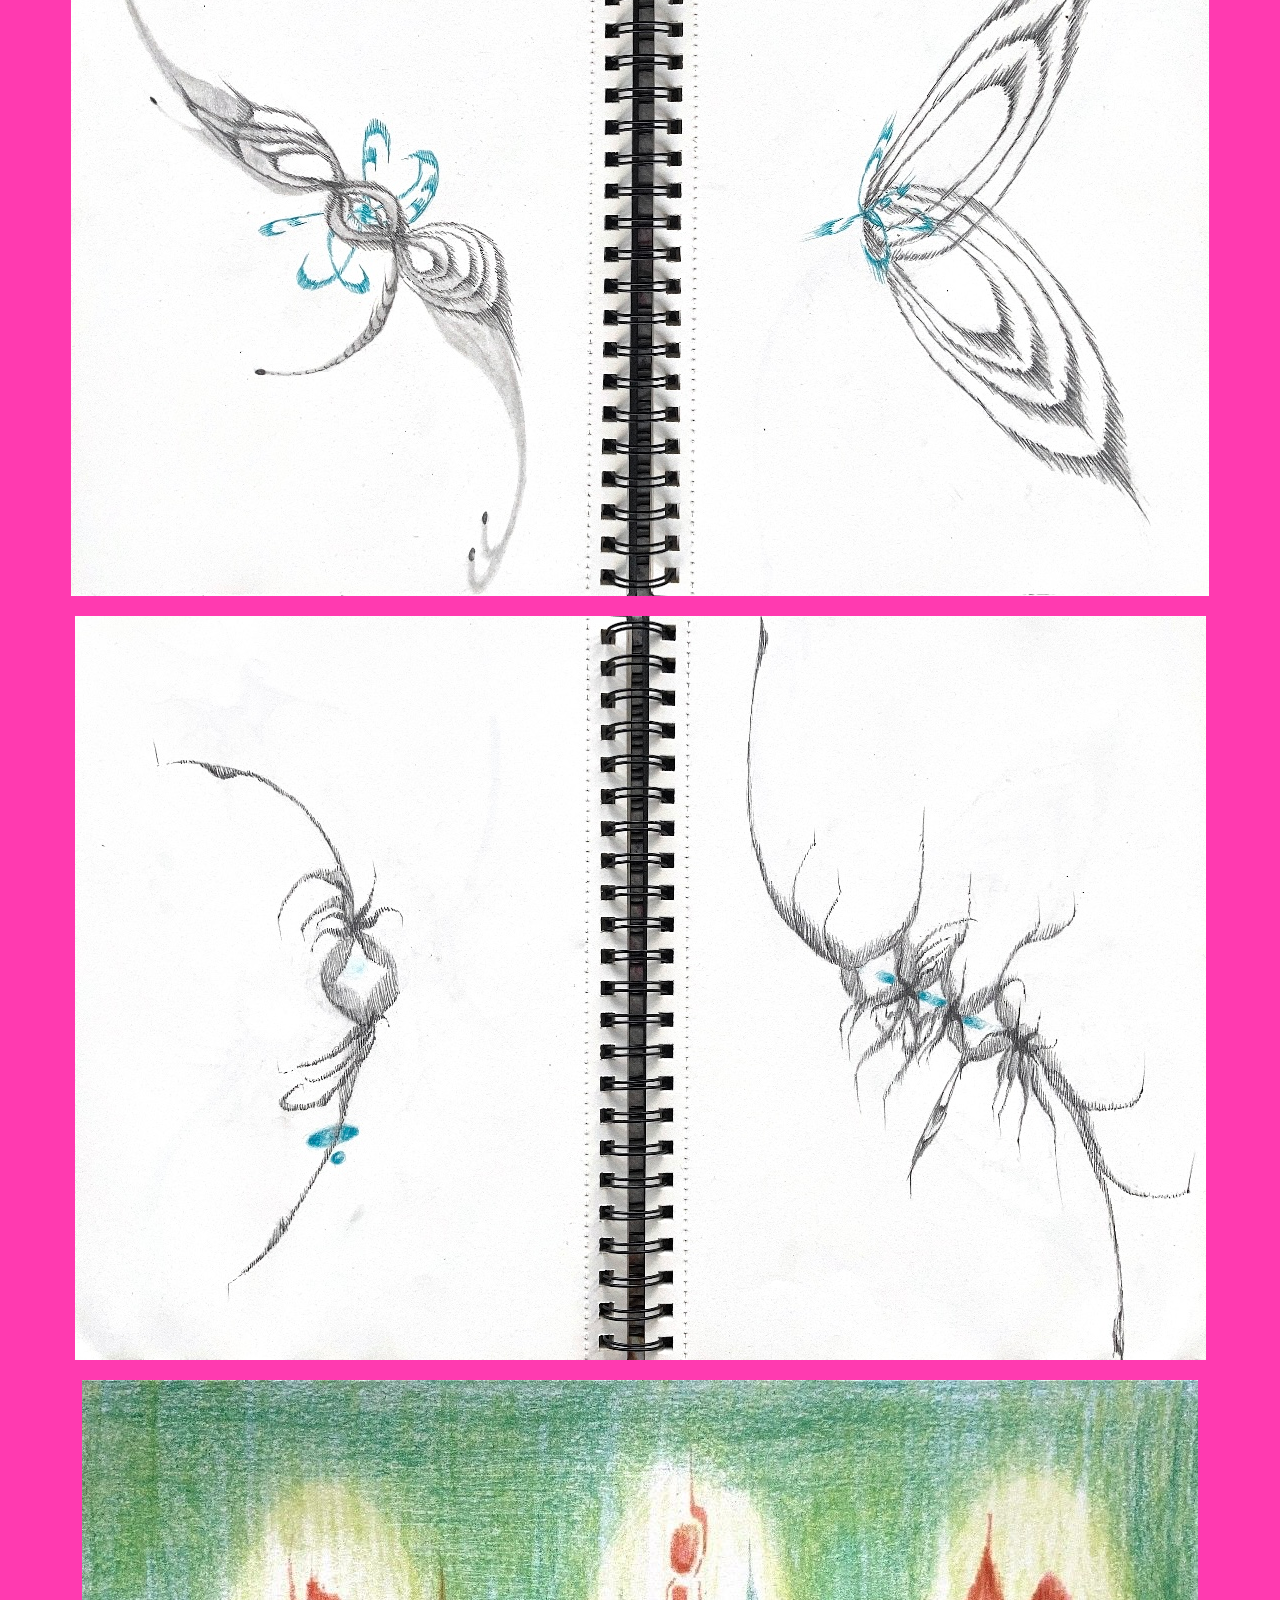
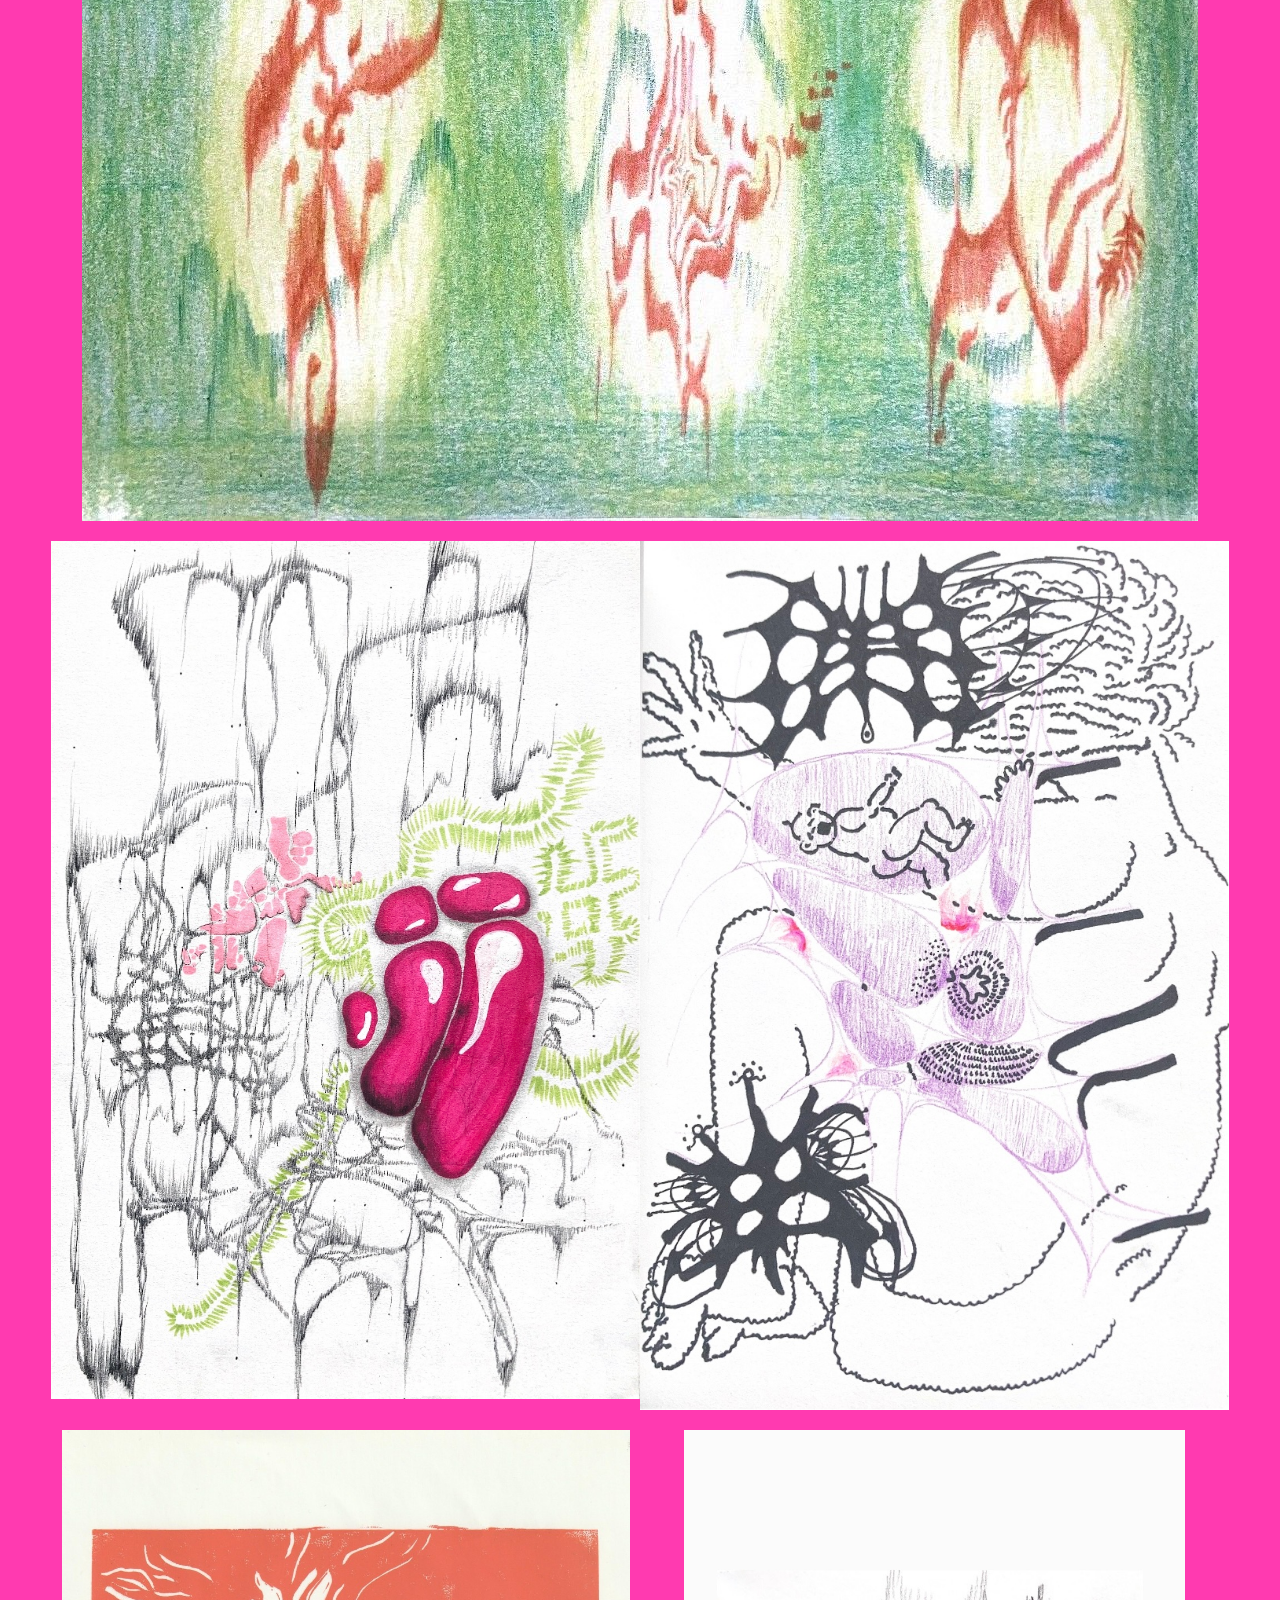
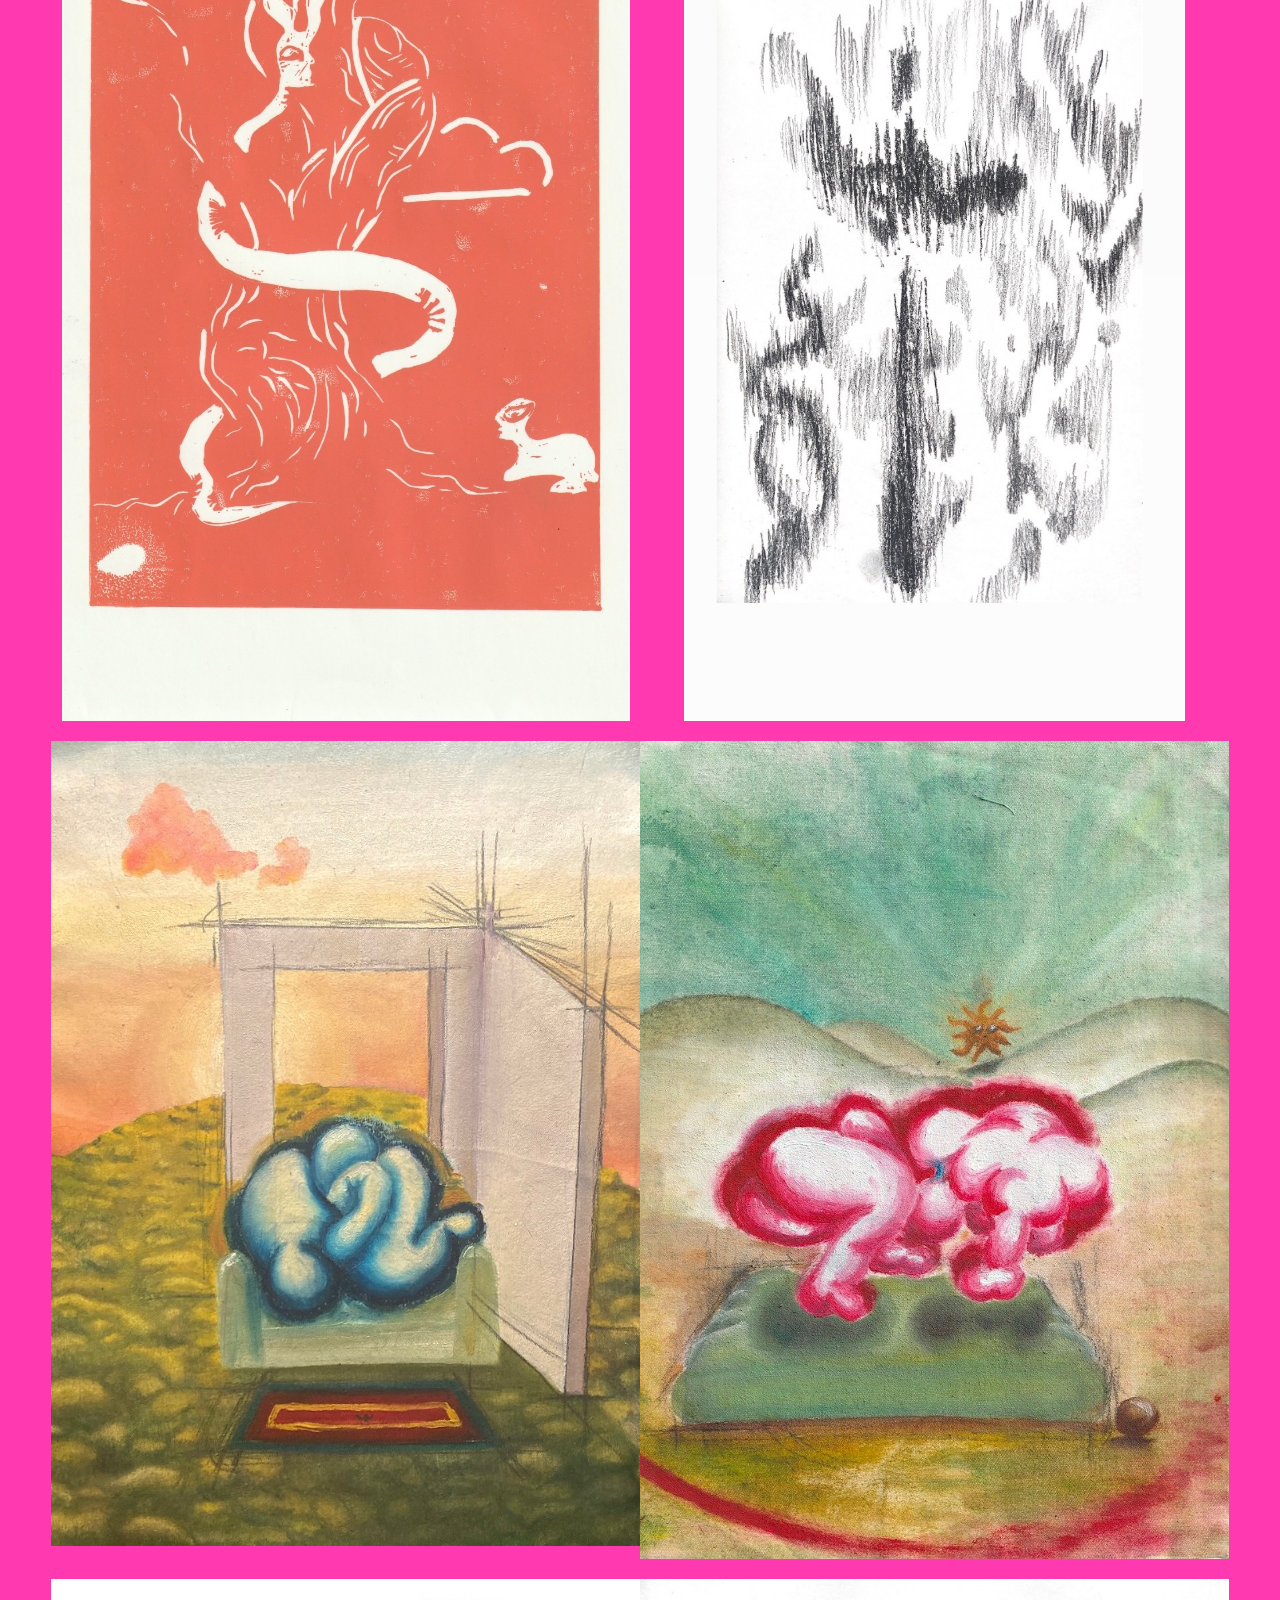
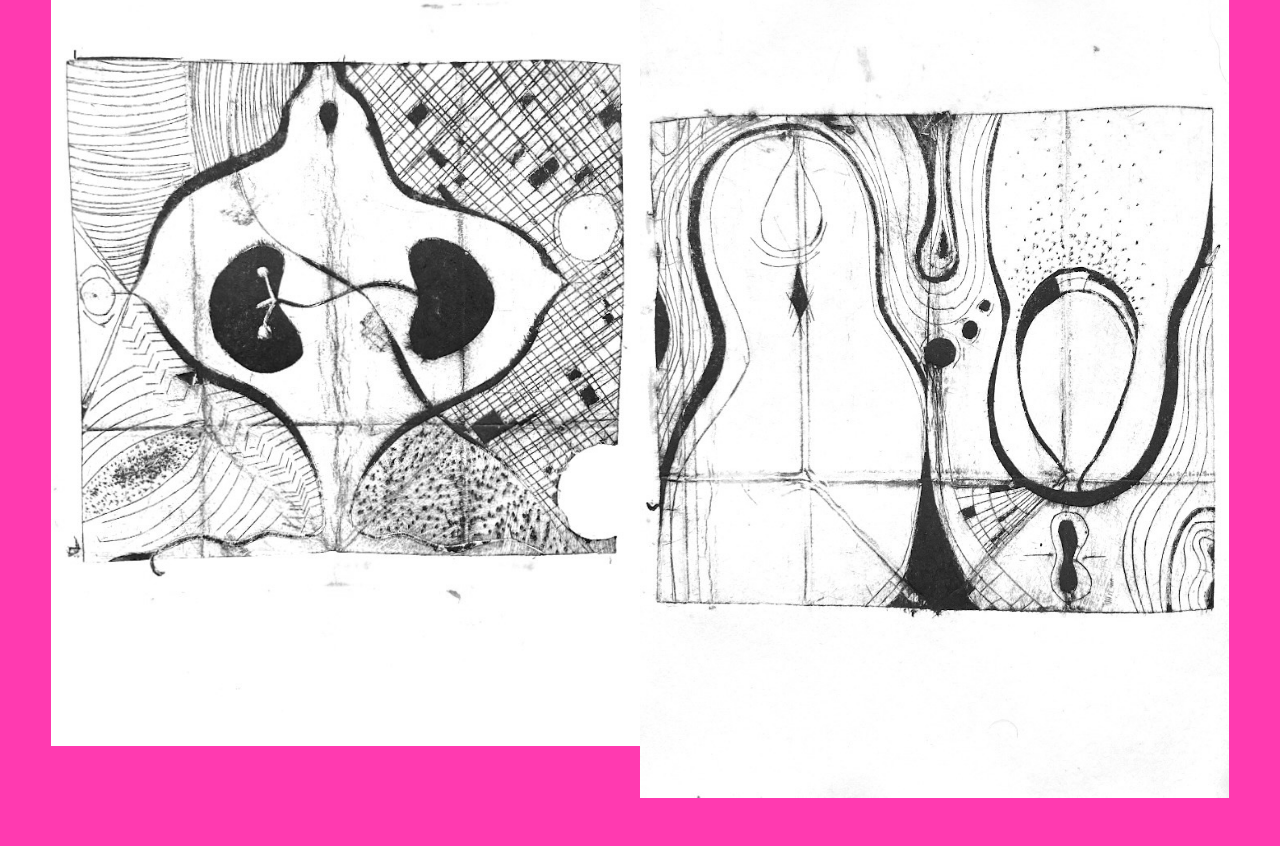
<file: artwork/tattoosSketch.html>
<!doctype html>
<html lang="en">
  <head>
    <meta charset="UTF-8" />
    <meta name="viewport" content="width=device-width, initial-scale=1.0" />
    <meta
      name="description"
      content="Tattoos by El Sorab (Laila Sorabji) — flash and custom designs that map relationships between body and nature."
    />
    <title>tattoos — laila sorabji</title>

    <!-- Shared styles for navbar/logo, base layout -->
    <link rel="stylesheet" href="../css/styles.css" />
    <!-- Page-specific artwork layout -->
    <link rel="stylesheet" href="../css/artwork.css" />

    <link rel="apple-touch-icon" sizes="180x180" href="/apple-touch-icon.png" />
    <link rel="icon" type="image/png" sizes="32x32" href="/favicon-32x32.png" />
    <link rel="icon" type="image/png" sizes="16x16" href="/favicon-16x16.png" />
    <link rel="manifest" href="/site.webmanifest" />
  </head>
  <body class="tattoos">
    <!-- header with same logo styling as index -->
    <header>
      <nav class="navbar">
        <a href="../index.html" class="logo">
          <img src="../assets/images/landing/logo.png" alt="Home" />
        </a>
      </nav>
      <div class="header-right">
        <a href="./tattoos.html" class="back-link">&#8592; back</a>
      </div>
    </header>

    <main class="artwork-page">
      <h1 class="visually-hidden">Tattoos — Laila Sorabji</h1>

      <section class="gallery">
        <!-- Pairs: 1-2 -->
        <div class="row">
          <img
            src="../assets/images/artwork/tattoos/sketch/flash-1s.png"
            alt="tattoo flash 1"
          />
          <img
            src="../assets/images/artwork/tattoos/sketch/flash-2s.png"
            alt="tattoo flash 2"
          />
        </div>

        <!-- Pairs: 3-4 -->
        <div class="row">
          <img
            src="../assets/images/artwork/tattoos/sketch/flash-3.jpg"
            alt="tattoo flash 3"
          />
          <img
            src="../assets/images/artwork/tattoos/sketch/flash-4.jpg"
            alt="tattoo flash 4"
          />
        </div>

        <!-- Pairs: 5-6 -->
        <div class="row">
          <img
            src="../assets/images/artwork/tattoos/sketch/flash-5.jpg"
            alt="tattoo flash 5"
          />
          <img
            src="../assets/images/artwork/tattoos/sketch/flash-6.jpg"
            alt="tattoo flash 6"
          />
        </div>

        <!-- Pairs: 7-8 -->
        <div class="row">
          <img
            src="../assets/images/artwork/tattoos/sketch/flash-7s.jpeg"
            alt="tattoo flash 7"
          />
          <img
            src="../assets/images/artwork/tattoos/sketch/flash-8.JPG"
            alt="tattoo flash 8"
          />
        </div>

        <!-- Pairs: 9-10 -->
        <div class="row">
          <img
            src="../assets/images/artwork/tattoos/sketch/flash-9.jpg"
            alt="tattoo flash 9"
          />
          <img
            src="../assets/images/artwork/tattoos/sketch/flash-10.jpg"
            alt="tattoo flash 10"
          />
        </div>

        <!-- Pairs: 11-12 -->
        <div class="row">
          <img
            src="../assets/images/artwork/tattoos/sketch/flash-11.jpg"
            alt="tattoo flash 11"
          />
          <img
            src="../assets/images/artwork/tattoos/sketch/flash-12.jpg"
            alt="tattoo flash 12"
          />
        </div>

        <!-- Pairs: 13-14 -->
        <div class="row">
          <img
            src="../assets/images/artwork/tattoos/sketch/flash-13s.jpeg"
            alt="tattoo flash 13"
          />
          <img
            src="../assets/images/artwork/tattoos/sketch/flash-14.jpg"
            alt="tattoo flash 14"
          />
        </div>

        <!-- Singles: 15, 16, 17 full-width -->
        <div class="row">
          <img
            class="full"
            src="../assets/images/artwork/tattoos/sketch/flash-15.PNG"
            alt="tattoo flash 15"
          />
        </div>
        <div class="row">
          <img
            class="full"
            src="../assets/images/artwork/tattoos/sketch/flash-16.PNG"
            alt="tattoo flash 16"
          />
        </div>
        <div class="row">
          <img
            class="full"
            src="../assets/images/artwork/tattoos/sketch/flash-17s.jpg"
            alt="tattoo flash 17"
          />
        </div>

        <!-- Pairs: 18-19 -->
        <div class="row">
          <img
            src="../assets/images/artwork/tattoos/sketch/flash-18.jpg"
            alt="tattoo flash 18"
          />
          <img
            src="../assets/images/artwork/tattoos/sketch/flash-19.jpg"
            alt="tattoo flash 19"
          />
        </div>

        <!-- Pairs: 20-21 -->
        <div class="row">
          <img
            src="../assets/images/artwork/tattoos/sketch/flash-20s.jpg"
            alt="tattoo flash 20"
          />
          <img
            src="../assets/images/artwork/tattoos/sketch/flash-21.JPG"
            alt="tattoo flash 21"
          />
        </div>

        <!-- Pairs: 22-23 -->
        <div class="row">
          <img
            src="../assets/images/artwork/tattoos/sketch/flash-22.jpg"
            alt="tattoo flash 22"
          />
          <img
            src="../assets/images/artwork/tattoos/sketch/flash-23s.jpeg"
            alt="tattoo flash 23"
          />
        </div>

        <!-- Pairs: 24-25 -->
        <div class="row">
          <img
            src="../assets/images/artwork/tattoos/sketch/flash-24.jpg"
            alt="tattoo flash 24"
          />
          <img
            src="../assets/images/artwork/tattoos/sketch/flash-25.jpg"
            alt="tattoo flash 25"
          />
        </div>
      </section>
    </main>

    <!-- optional page script (none needed currently) -->
    <!-- <script src="../js/artwork.js" defer></script> -->
  </body>
</html>
</file>
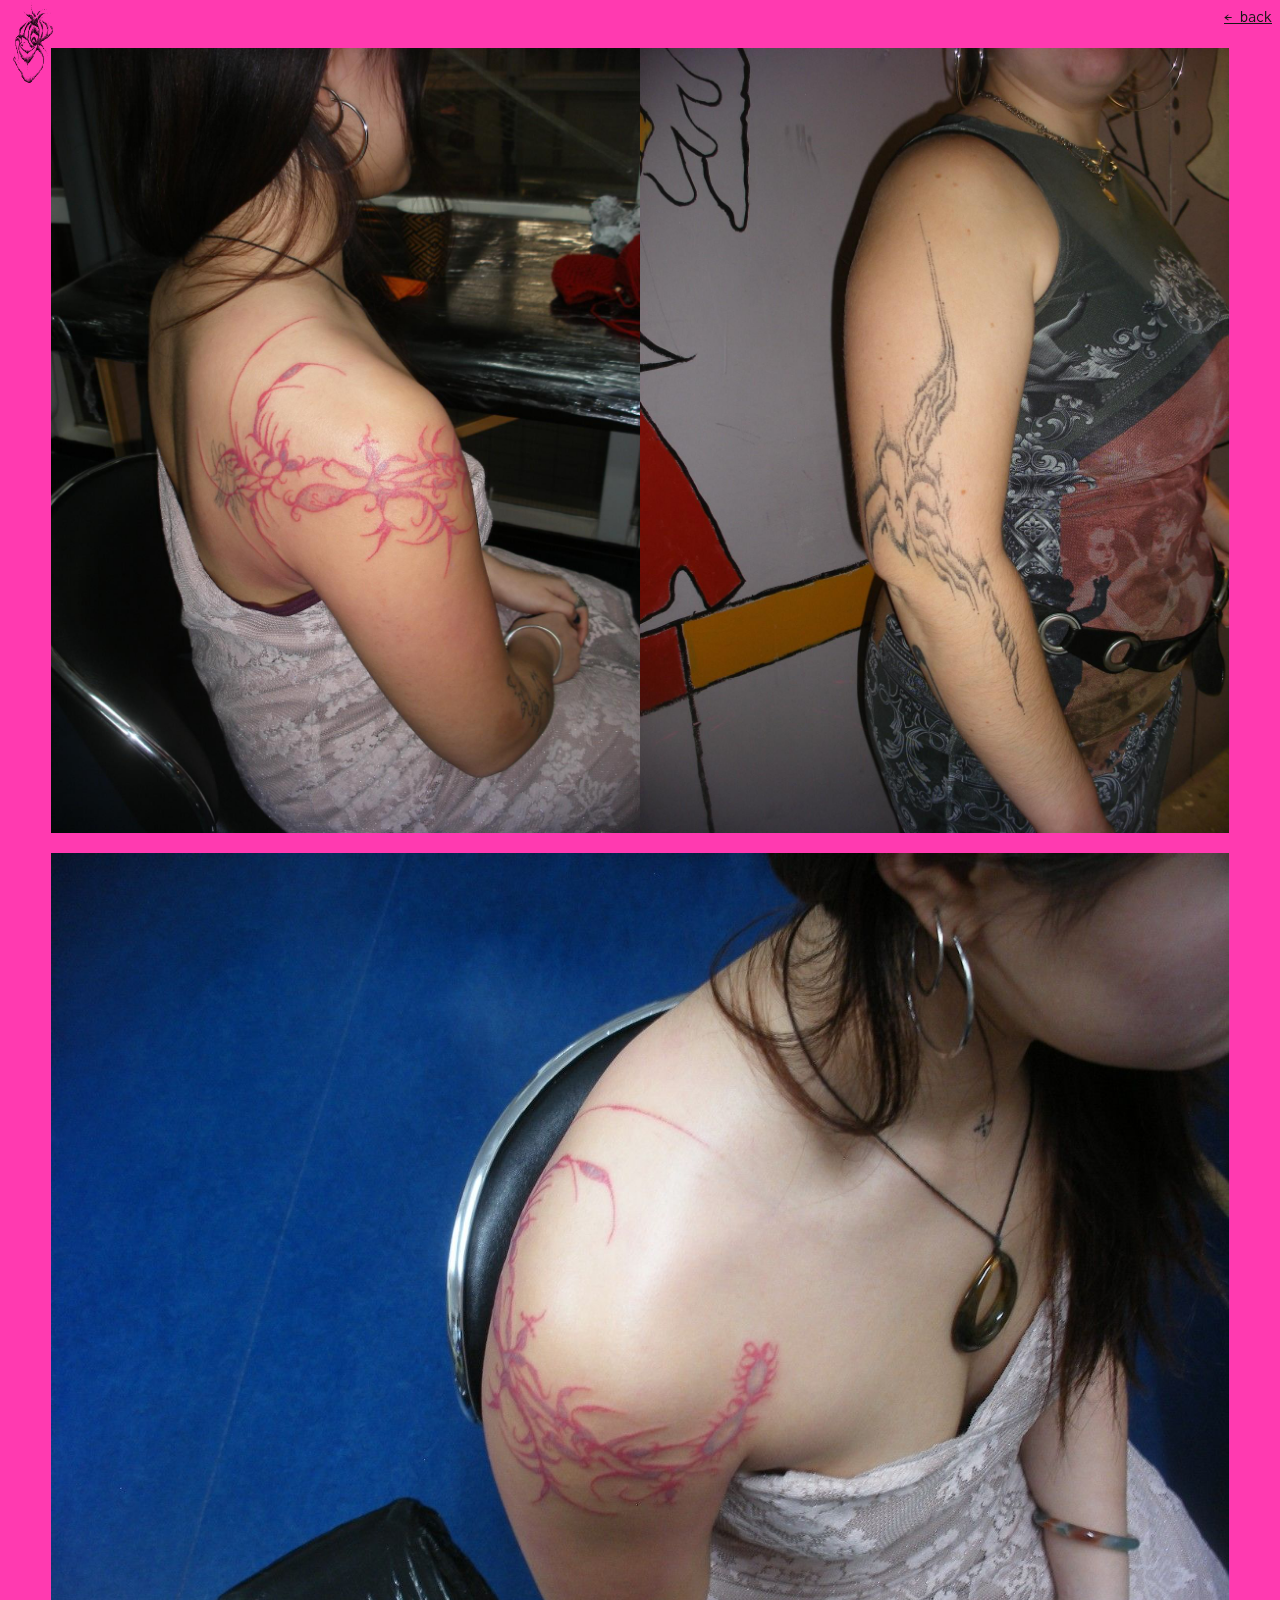
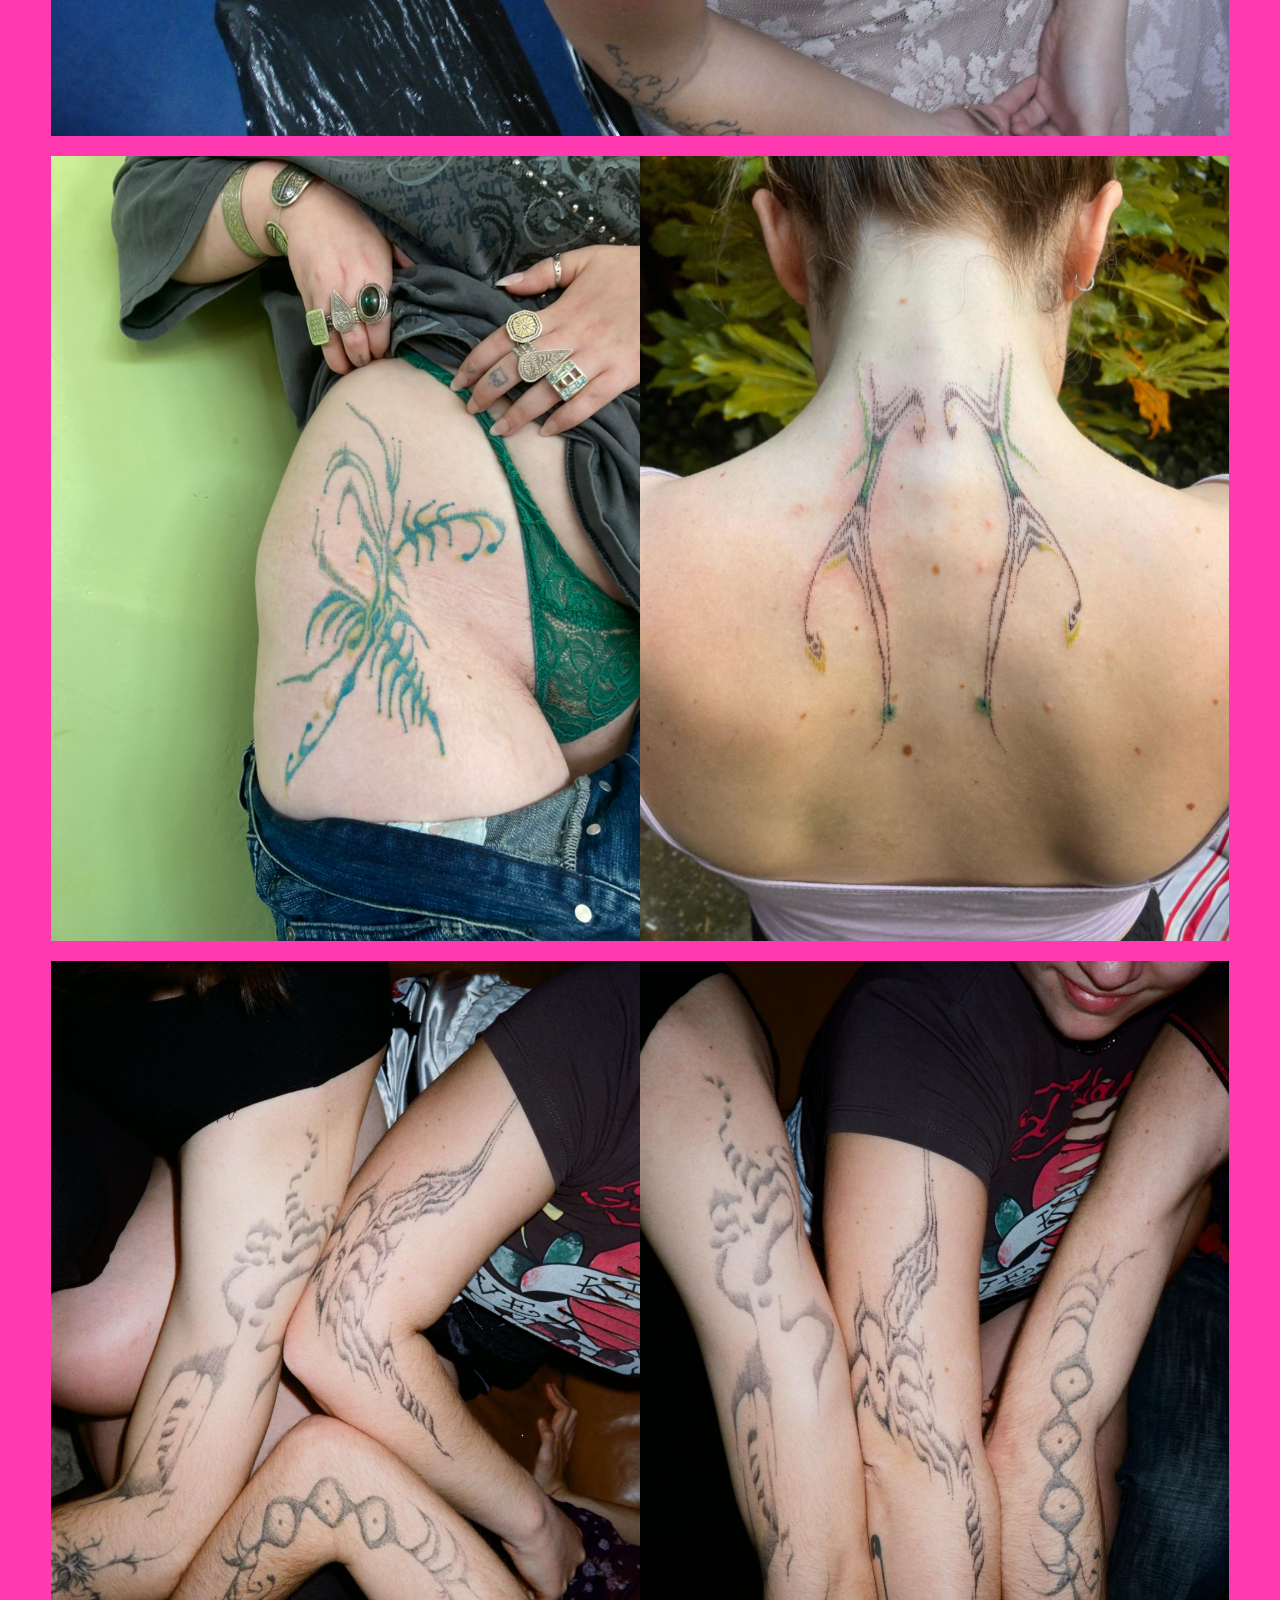
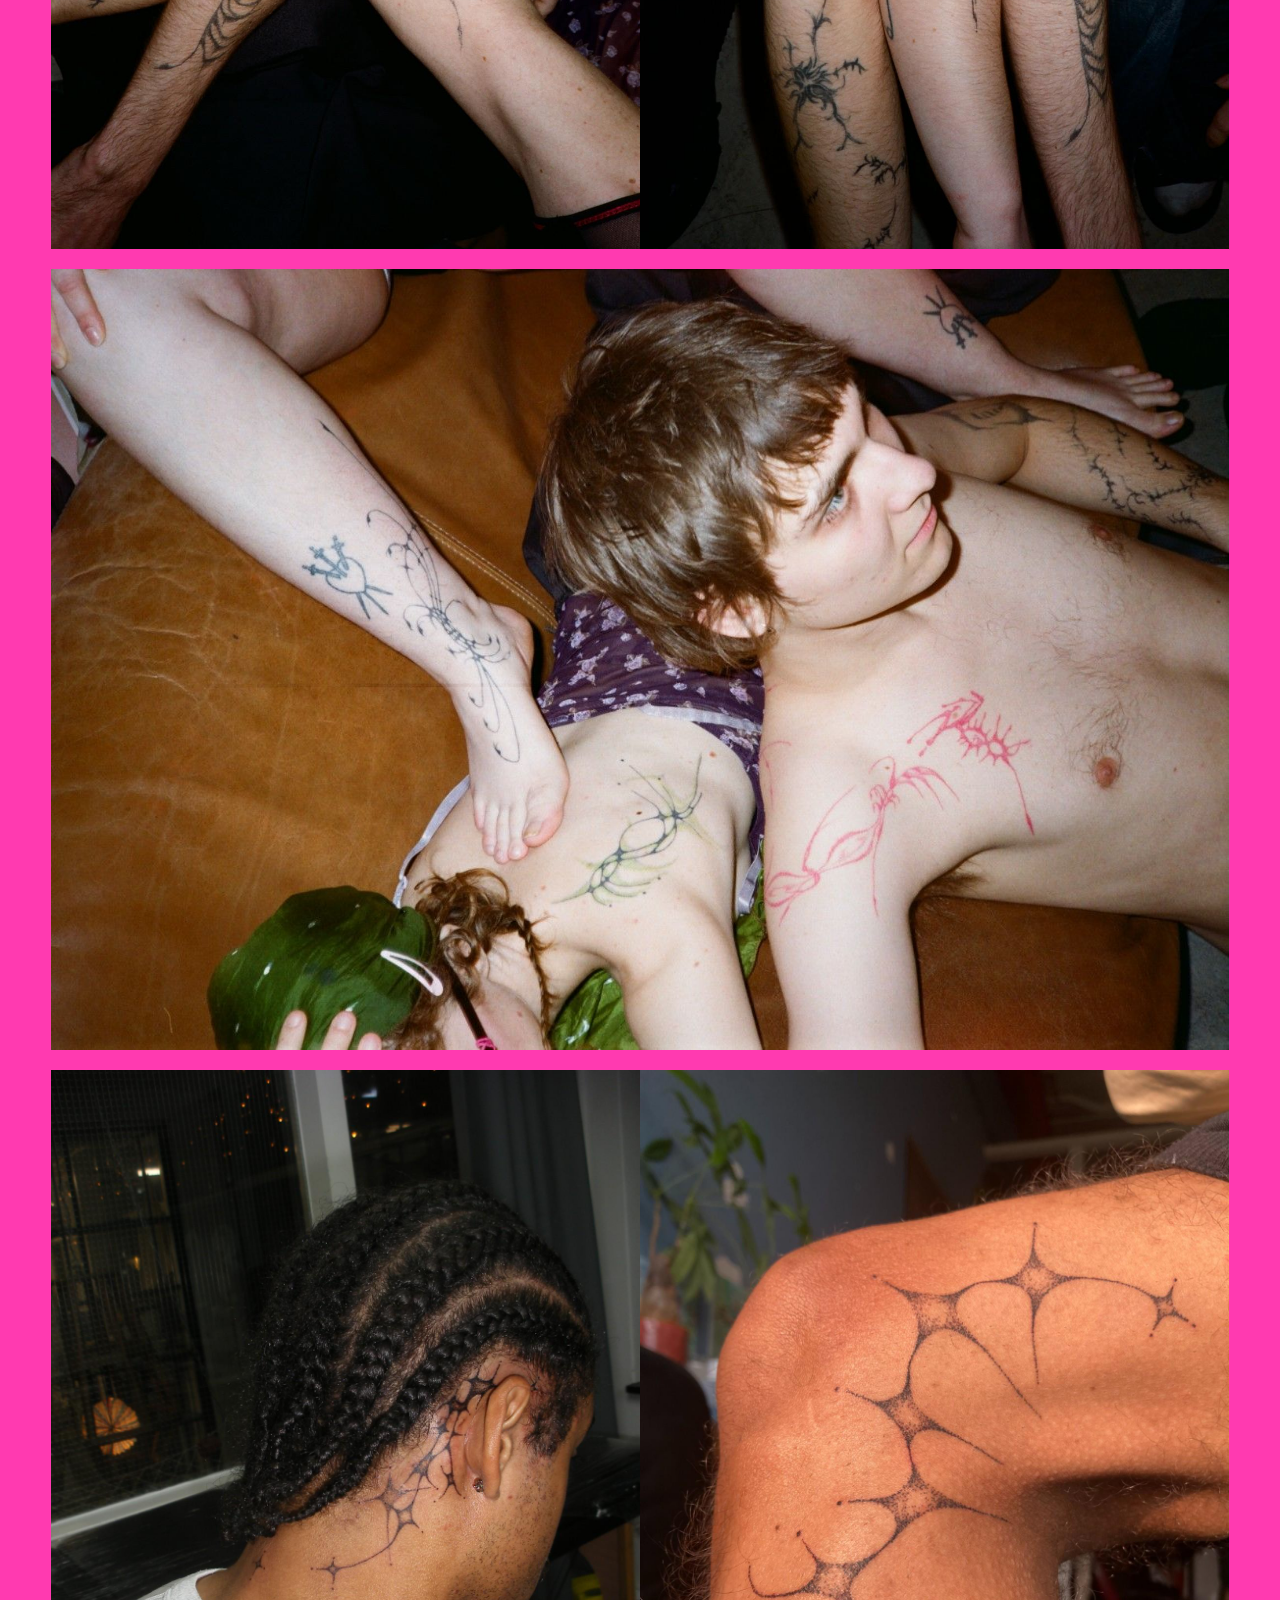
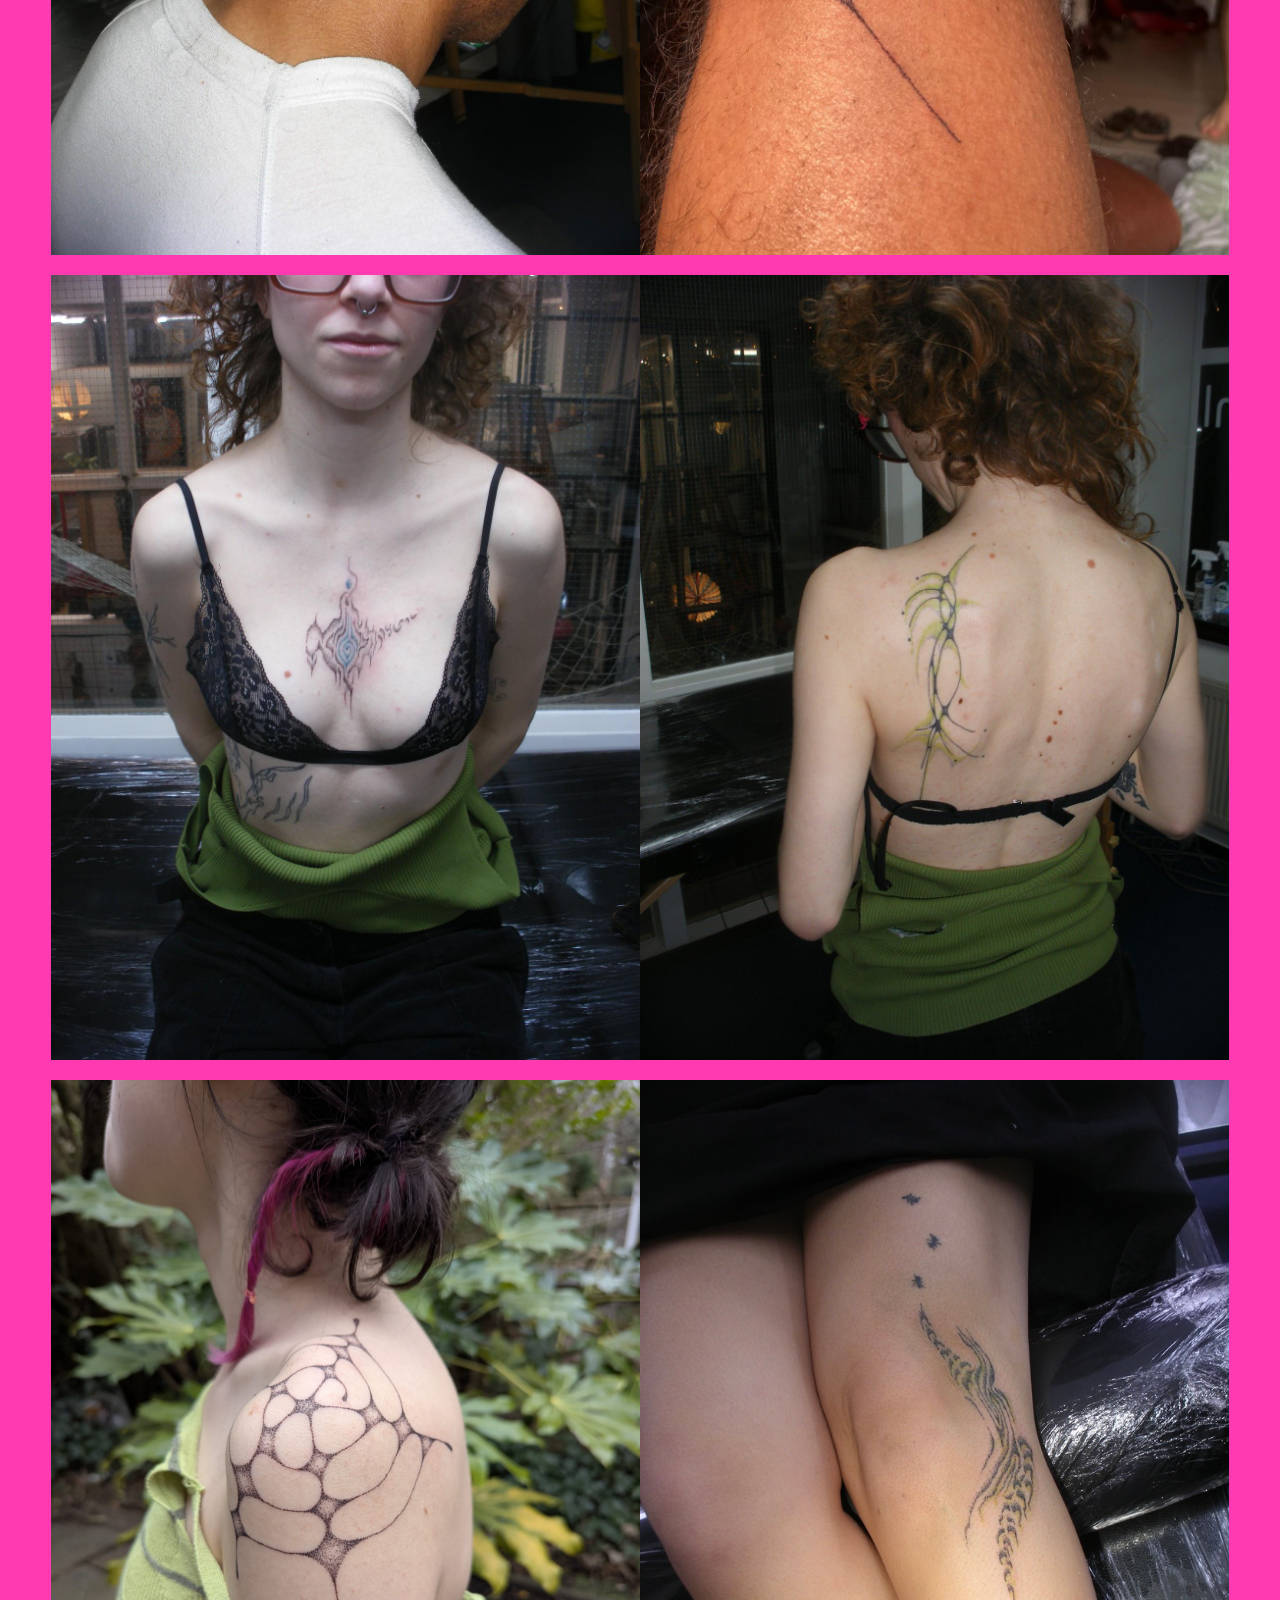
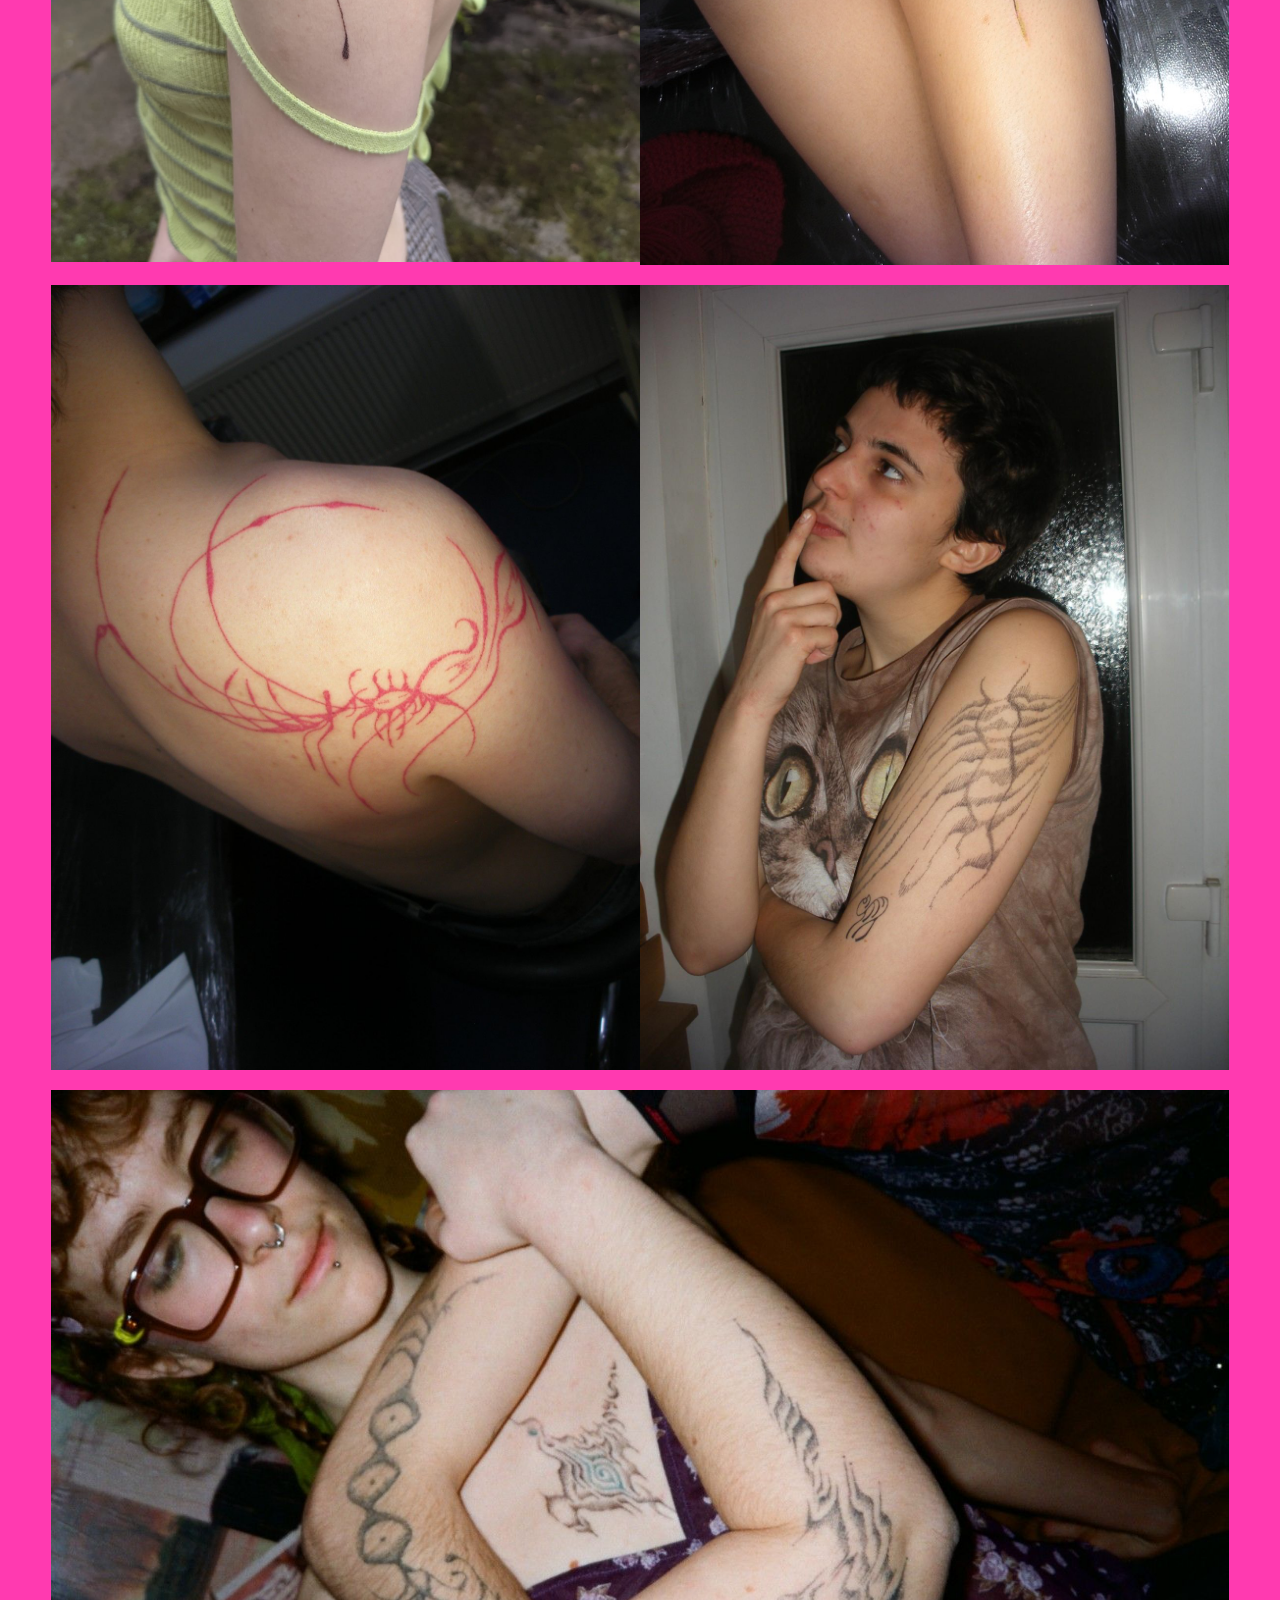
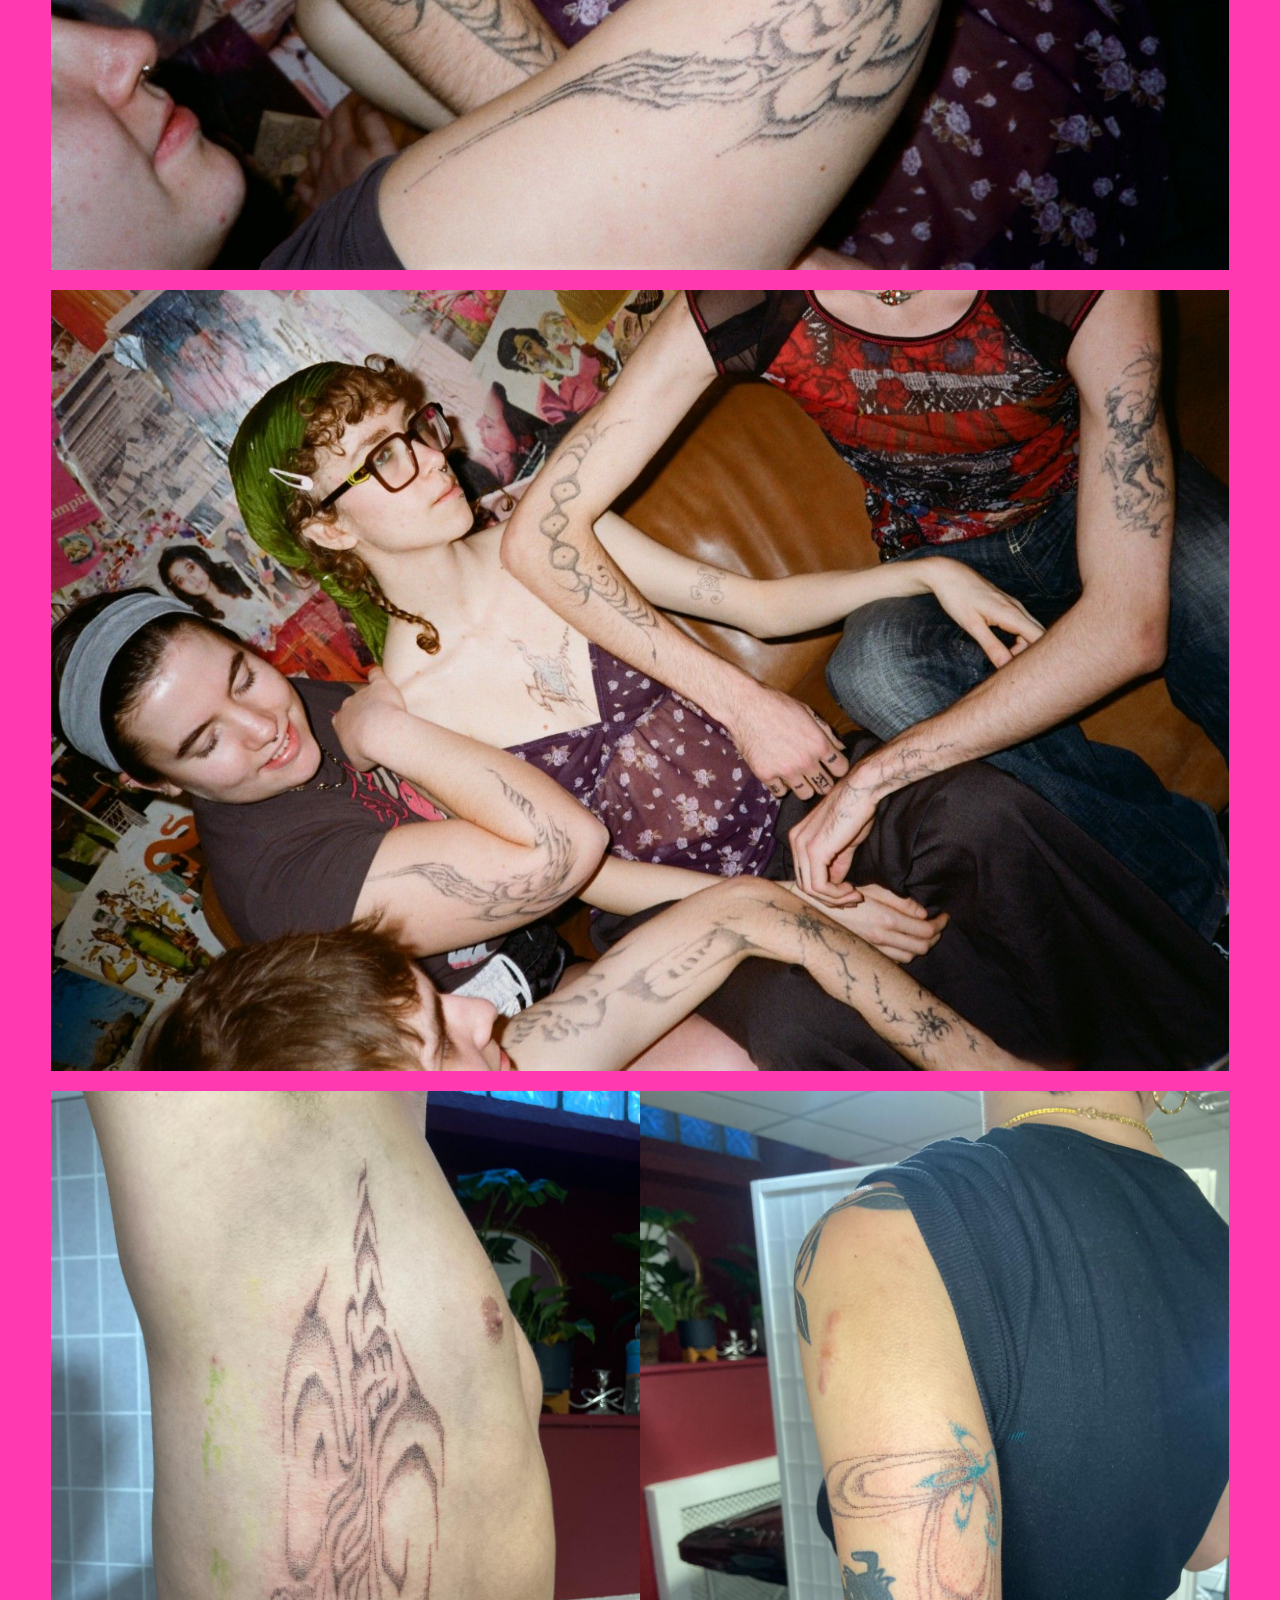
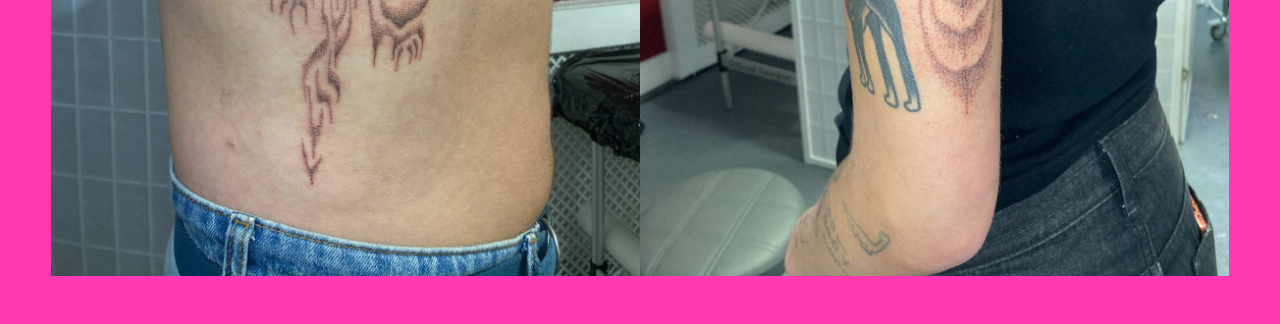
<file: artwork/tattoosSkin.html>
<!doctype html>
<html lang="en">
  <head>
    <meta charset="UTF-8" />
    <meta name="viewport" content="width=device-width, initial-scale=1.0" />
    <meta
      name="description"
      content="Tattoo placements on skin — El Sorab (Laila Sorabji)."
    />
    <title>tattoos — skin</title>

    <link rel="stylesheet" href="../css/styles.css" />
    <link rel="stylesheet" href="../css/artwork.css" />

    <link rel="apple-touch-icon" sizes="180x180" href="/apple-touch-icon.png" />
    <link rel="icon" type="image/png" sizes="32x32" href="/favicon-32x32.png" />
    <link rel="icon" type="image/png" sizes="16x16" href="/favicon-16x16.png" />
    <link rel="manifest" href="/site.webmanifest" />
  </head>
  <body class="tattoos">
    <header>
      <nav class="navbar">
        <a href="../index.html" class="logo">
          <img src="../assets/images/landing/logo.png" alt="Home" />
        </a>
      </nav>
      <div class="header-right">
        <a href="./tattoos.html" class="back-link">&#8592; back</a>
      </div>
    </header>

    <main class="artwork-page">
      <h1 class="visually-hidden">Tattoos — Skin</h1>
      <section class="gallery">
        <!-- Pair: 1-2 -->
        <div class="row two">
          <img
            src="../assets/images/artwork/tattoos/skin/skin-1s.JPG"
            alt="tattoo skin 1"
          />
          <img
            src="../assets/images/artwork/tattoos/skin/skin-2s.JPG"
            alt="tattoo skin 2"
          />
        </div>

        <!-- Single: 3 -->
        <div class="row two">
          <img
            class="full"
            src="../assets/images/artwork/tattoos/skin/skin-3s.JPG"
            alt="tattoo skin 3"
          />
        </div>

        <!-- Pair: 4-5 -->
        <div class="row two">
          <img
            src="../assets/images/artwork/tattoos/skin/skin-4.jpeg"
            alt="tattoo skin 4"
          />
          <img
            src="../assets/images/artwork/tattoos/skin/skin-5s.jpg"
            alt="tattoo skin 5"
          />
        </div>

        <!-- Pair: 6-7 -->
        <div class="row two">
          <img
            src="../assets/images/artwork/tattoos/skin/skin-6s.JPG"
            alt="tattoo skin 6"
          />
          <img
            src="../assets/images/artwork/tattoos/skin/skin-7s.JPG"
            alt="tattoo skin 7"
          />
        </div>

        <!-- Single: 8 (skipped if not present) -->
        <!-- Single: 9 -->
        <div class="row two">
          <img
            class="full"
            src="../assets/images/artwork/tattoos/skin/skin-9s.JPG"
            alt="tattoo skin 9"
          />
        </div>

        <!-- Pair: 10-11 -->
        <div class="row two">
          <img
            src="../assets/images/artwork/tattoos/skin/skin-10s.JPG"
            alt="tattoo skin 10"
          />
          <img
            src="../assets/images/artwork/tattoos/skin/skin-11s.jpg"
            alt="tattoo skin 11"
          />
        </div>

        <!-- Pair: 12-13 -->
        <div class="row two">
          <img
            src="../assets/images/artwork/tattoos/skin/skin-12s.JPG"
            alt="tattoo skin 12"
          />
          <img
            src="../assets/images/artwork/tattoos/skin/skin-13s.JPG"
            alt="tattoo skin 13"
          />
        </div>

        <!-- Pair: 14-15 -->
        <div class="row two">
          <img
            src="../assets/images/artwork/tattoos/skin/skin-14.JPEG"
            alt="tattoo skin 14"
          />
          <img
            src="../assets/images/artwork/tattoos/skin/skin-15.jpeg"
            alt="tattoo skin 15"
          />
        </div>

        <!-- Single: 16 (skipped if not present) -->

        <!-- Pair: 17-18 -->
        <div class="row two">
          <img
            src="../assets/images/artwork/tattoos/skin/skin-17s.JPG"
            alt="tattoo skin 17"
          />
          <img
            src="../assets/images/artwork/tattoos/skin/skin-18s.JPG"
            alt="tattoo skin 18"
          />
        </div>

        <!-- Single: 19 -->
        <div class="row two">
          <img
            class="full"
            src="../assets/images/artwork/tattoos/skin/skin-19s.JPG"
            alt="tattoo skin 19"
          />
        </div>

        <!-- Single: 20 -->
        <div class="row two">
          <img
            class="full"
            src="../assets/images/artwork/tattoos/skin/skin-20s.JPG"
            alt="tattoo skin 20"
          />
        </div>

        <!-- Pair: 21-22 -->
        <div class="row two">
          <img
            src="../assets/images/artwork/tattoos/skin/skin-21s.jpg"
            alt="tattoo skin 21"
          />
          <img
            src="../assets/images/artwork/tattoos/skin/skin-22s.jpg"
            alt="tattoo skin 22"
          />
        </div>
      </section>
    </main>
  </body>
</html>
</file>
<file: css/styles.css>
@import url("https://fonts.googleapis.com/css2?family=Inconsolata:wght@400;600&display=swap");

/* Visually hidden (accessible) utility */
.visually-hidden {
  position: absolute !important;
  width: 1px !important;
  height: 1px !important;
  padding: 0 !important;
  margin: -1px !important;
  overflow: hidden !important;
  clip: rect(0, 0, 0, 0) !important;
  white-space: nowrap !important;
  border: 0 !important;
}

/* Reset default body margin and ensure full-height layout */
html,
body {
  height: 100%;
}
body {
  margin: 0;
  background-color: #f6f6f6; /* ensure light gray shows through */
}

/* Logo fixed at top-left */
.navbar {
  position: fixed;
  top: 0%;
  left: 0%;
  z-index: 10;
}
.logo {
  display: inline-block;
  padding: 0.2rem 0.8rem; /* small inset around the logo */
}
.logo img {
  width: 40px; /* adjust size as needed */
  height: 80px;
  display: block;
}

/* Hero section centers nav-links */
.hero {
  min-height: 100vh;
  display: flex;
  align-items: center;
  justify-content: center;
  position: relative;
}

/* Background video covers the entire viewport */
.bg-video {
  position: fixed;
  top: 0;
  left: 0;
  width: 100vw;
  height: 100vh;
  object-fit: cover;
  z-index: -1; /* behind content */
  opacity: 1; /* simple white effect via page background */
}

/* Centered nav links styling */
.nav-links {
  display: flex;
  gap: 15rem;
  z-index: 1;
  /* fade in after 200ms, linear */
  opacity: 0;
  animation: aboutFadeIn 200ms ease 300ms forwards;
  flex-wrap: wrap;
  justify-content: center;
}
.nav-links a {
  display: inline-flex;
  align-items: center;
  justify-content: center;
  background-color: #161616; /* fill black */
  border: 2px solid #161616; /* black outline */
  color: #f6f6f6; /* text white */
  border-radius: 50%; /* circle */
  width: clamp(140px, 50vw, 400px); /* responsive circle width */
  aspect-ratio: 7 / 2; /* keep it a circle */
  text-decoration: none;
  font-family: "Inconsolata", monospace;
  font-size: clamp(18px, 3.2vw, 24px); /* ensure text fits */
  line-height: 1.1;
  white-space: nowrap; /* keep single line */
}

/* Optional: footer spacing removed when visually hidden */
footer.visually-hidden {
  display: block; /* keep in DOM for SEO */
}

/* Artwork submenu layout */
.artwork-menu {
  position: relative;
  display: inline-flex;
  align-items: center;
  justify-content: center;
}
.artwork-menu .submenu-group {
  position: absolute;
  left: 50%;
  transform: translateX(-50%);
  display: flex;
  flex-direction: column;
  gap: 1rem;
  align-items: center;
  width: clamp(140px, 30vw, 260px);
  opacity: 0;
  pointer-events: none;
  transition: opacity 200ms linear;
  z-index: 2;
}
.artwork-menu .submenu-group a {
  width: 100%; /* match group width clamp */
  aspect-ratio: 6 / 2;
  /* Slightly smaller text than main circles */
  font-size: clamp(16px, 2.6vw, 20px);
  background-color: #191919; /* softer dark for submenu */
  border-color: #191919; /* match border to background */
}
/* Only enable hover-triggered submenu on devices that actually support hover */
@media (hover: hover) and (pointer: fine) {
  .artwork-menu:hover .submenu-group {
    opacity: 1;
    pointer-events: auto;
  }
}
/* Keep submenu visible when JS toggles 'open' */
/* Keep submenu visible when JS toggles 'open' */
.artwork-menu.open .submenu-group {
  opacity: 1;
  pointer-events: auto;
}
.artwork-menu .submenu-group.top {
  bottom: calc(100% + 1.5rem);
}
.artwork-menu .submenu-group.bottom {
  top: calc(100% + 1.5rem);
}

/* About page circular container */
.about-circle {
  position: relative;
  display: flex;
  align-items: center;
  justify-content: center;
  background-color: #161616;
  color: #f6f6f6;
  border: 2px solid #161616;
  border-radius: 50%;
  width: clamp(280px, 80vw, 1100px);
  aspect-ratio: 5 / 2;
  padding: 1.5rem;
  font-family: "Inconsolata", monospace;
  opacity: 0; /* start hidden */
  will-change: opacity, transform;
  animation: aboutFadeIn 200ms ease 300ms forwards;
}
.about-content {
  overflow: auto;
  -webkit-overflow-scrolling: touch;
  max-width: 80%;
  max-height: 80%;
  line-height: 1.4;
  text-align: center; /* center the about text */
}
.about-content p {
  margin: 0 0 1rem 0;
}
.about-close {
  position: absolute;
  top: 0.5rem;
  left: 50%;
  transform: translateX(-50%);
  color: #f6f6f6;
  text-decoration: none;
  font-size: 1.5rem;
  line-height: 1;
}
.about-close:focus-visible {
  outline: 2px solid #f6f6f6;
  outline-offset: 2px;
}

/* Fade-in animation for about circle */
@keyframes aboutFadeIn {
  from {
    opacity: 0;
  }
  to {
    opacity: 1;
  }
}

/* Mobile responsive styles */
@media (max-width: 768px) {
  .nav-links {
    gap: 2rem;
    align-items: center;
  }

  .nav-links a {
    width: clamp(120px, 70vw, 200px);
    font-size: clamp(14px, 2.5vw, 18px);
    aspect-ratio: 6 / 2;
  }

  .artwork-menu .submenu-group {
    width: clamp(120px, 70vw, 200px);
  }

  .artwork-menu .submenu-group a {
    font-size: clamp(12px, 2vw, 16px);
    aspect-ratio: 5 / 2;
  }

  .about-circle {
    width: clamp(200px, 90vw, 600px);
    aspect-ratio: 4 / 2;
  }
}

@media (max-width: 480px) {
  .nav-links {
    gap: 1.5rem;
  }

  .nav-links a {
    width: clamp(100px, 80vw, 150px);
    font-size: clamp(12px, 3vw, 16px);
    aspect-ratio: 5 / 2;
  }

  .artwork-menu .submenu-group {
    width: clamp(100px, 80vw, 150px);
  }

  .artwork-menu .submenu-group a {
    font-size: clamp(10px, 2.5vw, 14px);
    aspect-ratio: 4 / 2;
  }

  .about-circle {
    width: clamp(160px, 90vw, 300px);
    aspect-ratio: 3 / 2;
  }
}

/* Accessibility: respect reduced motion preferences */
@media (prefers-reduced-motion: reduce) {
  .about-circle {
    animation: none;
    opacity: 1;
  }
  .nav-links {
    animation: none;
    opacity: 1;
  }
}
</file>
<file: css/artwork.css>
/* Photography collection link cards */
.photo-collections {
  display: flex;
  flex-direction: column;
  gap: 2rem;
  width: min(92vw, 700px);
  margin: 0 auto;
}

.photo-link-card {
  display: flex;
  flex-direction: column;
  border: 1px solid #161616;
  text-decoration: none;
  padding: 10px;
  width: 100%;
  background: #f6f6f6;
  transition: box-shadow 0.2s;
}

.photo-link-text {
  color: #161616;
  text-decoration: underline;
  font-family: inherit;
  font-size: 1rem;
  padding: 0 0 10px 0;
  background: #f6f6f6;
}

.photo-link-img-container {
  width: 100%;
  height: 200px;
  overflow: hidden;
  display: flex;
  align-items: center;
  justify-content: center;
  background: #f6f6f6;
}
.photo-link-img-container img {
  width: 100%;
  height: 200px;
  object-fit: cover;
  object-position: center;
  display: block;
}
.tattoos {
  background-color: rgb(255, 58, 176);
}

.moving-image {
  /* background-color: rgb(125, 229, 255); */
  background-color: #f6f6f6;
}

.circle-workshop {
  background-color: rgb(214, 255, 52);
}

/* Shared layout for artwork pages */
.artwork-page {
  padding: 3rem 1rem; /* space from edges and fixed logo */
}

.gallery {
  width: min(92vw, 1200px);
  margin: 0 auto;
  display: flex;
  flex-direction: column;
  gap: 1.25rem;
}

/* Slightly smaller gallery only on Circle Workshop page */
.circle-workshop .gallery {
  width: min(80vw, 900px);
}

.row img {
  width: 100%;
  height: auto;
  display: block;
}

/* Constrain photography images to viewport height */
.photography .gallery img {
  max-height: 98vh;
  height: auto;
  width: auto; /* override generic 100% to allow height cap to work */
  max-width: 100%; /* still prevent overflow horizontally */
}

.tattoos .gallery img {
  max-height: 99vh;
  height: auto;
  width: auto;
  max-width: 100%;
}

.tattoos .gallery .row {
  justify-items: center;
}

/* Allow single images within two-column rows to span full width */
.row img.full {
  grid-column: 1 / -1;
}

.row {
  display: grid;
  grid-template-columns: 1fr 1fr;
}

/* Center images within grid cells on photography page */
.photography .gallery .row {
  justify-items: center;
}

/* On small screens, stack two-up rows vertically */
@media (max-width: 640px) {
  .row {
    grid-template-columns: 1fr;
  }
}

.back-link {
  font-family: "Inconsolata", monospace;
  color: #161616;
  text-decoration: underline;
}

.header-right {
  position: fixed;
  top: 0.5rem;
  right: 0.5rem;
  z-index: 10;
}

/* Stacked videos layout */
.video-stack {
  width: min(92vw, 1200px);
  margin: 0 auto;
  display: flex;
  flex-direction: column;
  gap: 1.25rem;
}
.video-stack video,
.video-stack iframe {
  width: 100%;
  height: auto;
  display: block;
  aspect-ratio: 16 / 9;
  border: 0;
}

/* Text block for long copy sections on artwork pages */
.text-block {
  width: min(92vw, 1200px);
  margin: 2rem auto 5rem auto;
  text-align: center;
}
.text-block p {
  font-family: "Inconsolata", monospace;
  color: #161616;
  line-height: 1.25;
  margin: 0;
}

/* Add a small gap between consecutive paragraphs */
.text-block p + p {
  margin-top: 1rem;
}

.house-poem-div {
  display: flex;
  flex-direction: column;
  align-items: flex-end;
  text-align: right;
}

/* .housewife-h3 {
  width: 100%;
  text-align: center;
  color: #161616;
  font-family: "Inconsolata", monospace;
  margin-bottom: 5vh;
} */

.housewife-poem {
  width: min(100%, 800px);
}

.housewife-poem p {
  margin: 0;
  color: #161616;
  font-family: "Inconsolata", monospace;
  font-size: 1rem;
  line-height: 1.1;
  text-align: right;
}

.housewife-poem p + p {
  margin-top: 1rem;
}

/* Tattoos landing: preview cards */
.tattoos .preview-card {
  border: 1px solid #161616;
  padding: 0.75rem;
  text-align: center;
  justify-self: center; /* center the card within the grid column */
}
.tattoos .preview-card a {
  font-family: "Inconsolata", monospace;
  color: #161616;
  text-decoration: underline;
}
/* When the card itself is an anchor, style the label */
.tattoos .preview-card .preview-label {
  font-family: "Inconsolata", monospace;
  color: #161616;
  text-decoration: underline;
  margin: 0;
}
.tattoos .gallery img.preview-image {
  width: auto;
  height: 85vh;
  display: block;
  margin: 0.5rem auto 0;
}

.preview-card {
  width: auto;
  height: 90vh;
}

.moving-image-accordion {
  width: min(92vw, 1200px);
  margin: 0 auto;
}

.moving-image-item {
  margin-top: 1rem;
  background-color: #f6f6f6;
}

.moving-image-heading {
  margin: 0;
  text-align: center;
}

.moving-image-toggle {
  appearance: none;
  background: transparent;
  border: 0;
  padding: 0;
  color: #161616;
  text-decoration: underline;
  font-family: "Inconsolata", monospace;
  font-size: 1.15rem;
  line-height: 1.25;
  text-align: center;
  cursor: none;
}

.moving-image-toggle:focus-visible {
  outline: 2px solid #161616;
  outline-offset: 6px;
}

.moving-image-panel {
  margin-top: 1rem;
}

.moving-image-embed {
  width: min(100%, 960px);
  margin-left: auto;
  margin-right: auto;
}

.moving-image-description {
  width: min(100%, 760px);
  margin: 1rem auto 0;
  text-align: center;
}

.moving-image-description p {
  margin: 0;
  color: #161616;
  font-family: "Inconsolata", monospace;
  font-size: 1rem;
  line-height: 1.25;
  text-align: center;
}

.moving-image-description p + p {
  margin-top: 1rem;
}

.moving-image-embed iframe {
  width: 100%;
  height: auto;
  display: block;
  aspect-ratio: 16 / 9;
  border: 0;
}

.moving-image-gallery {
  width: min(100%, 960px);
  display: grid;
  grid-template-columns: repeat(2, minmax(0, 1fr));
  gap: 1rem;
  margin-top: 1rem;
  margin-left: auto;
  margin-right: auto;
}

.moving-image-gallery img {
  width: 100%;
  height: auto;
  display: block;
}

.moving-image-poem {
  width: min(100%, 760px);
  margin-left: auto;
  margin-right: auto;
  margin-top: 4rem;
}

.moving-image-poem p {
  margin: 0;
  color: #161616;
  font-family: "Inconsolata", monospace;
  font-size: clamp(1rem);
  line-height: 1.55;
  text-align: right;
}

.moving-image-poem p + p {
  margin-top: 1.5rem;
}

.expand-cursor {
  position: fixed;
  top: 0;
  left: 0;
  z-index: 999;
  pointer-events: none;
  color: rgb(255, 58, 176);
  font-family: "Inconsolata", monospace;
  font-size: 1rem;
  text-transform: lowercase;
  opacity: 0;
  transform: translate(10px, 10px);
  transition: opacity 120ms ease;
}

.expand-cursor.is-visible {
  opacity: 1;
}

@media (max-width: 640px) {
  .moving-image-gallery {
    grid-template-columns: 1fr;
  }
}

@media (hover: none), (pointer: coarse) {
  .moving-image-toggle {
    cursor: pointer;
  }

  .expand-cursor {
    display: none;
  }
}
</file>
